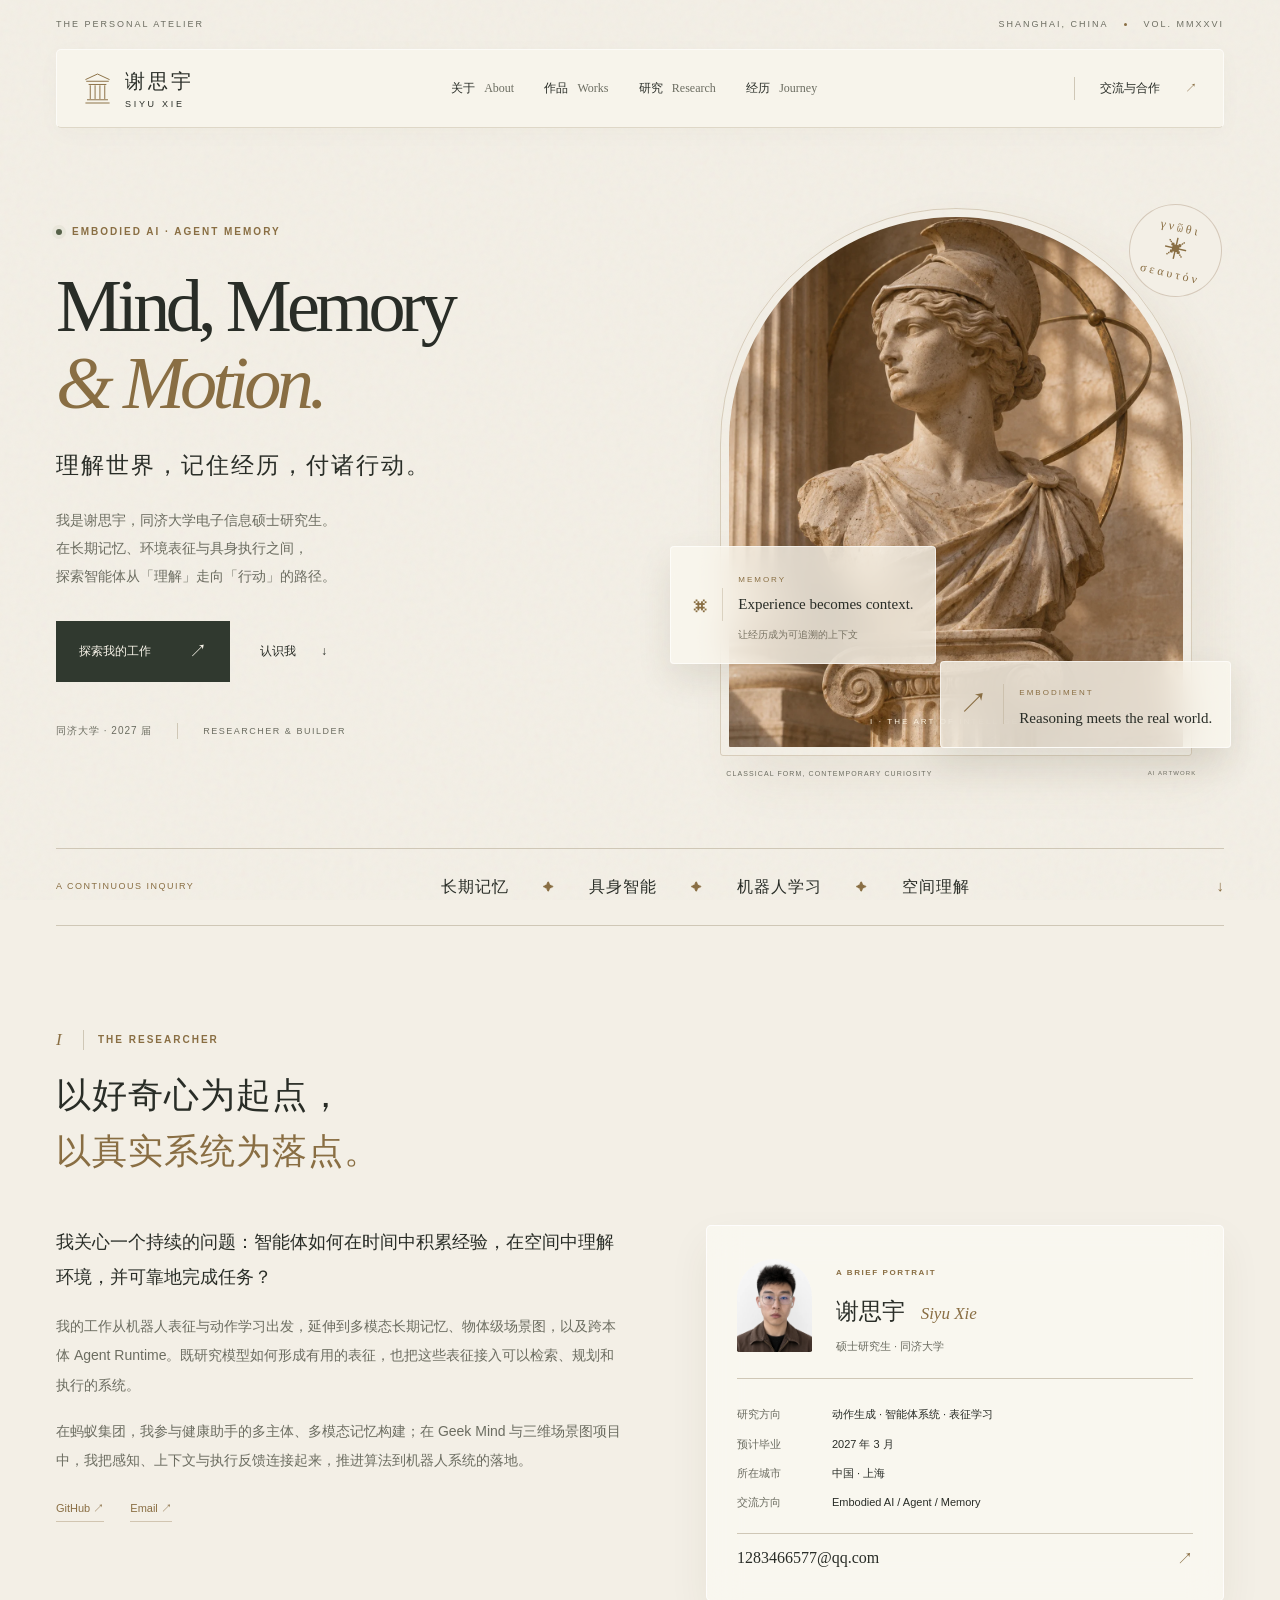
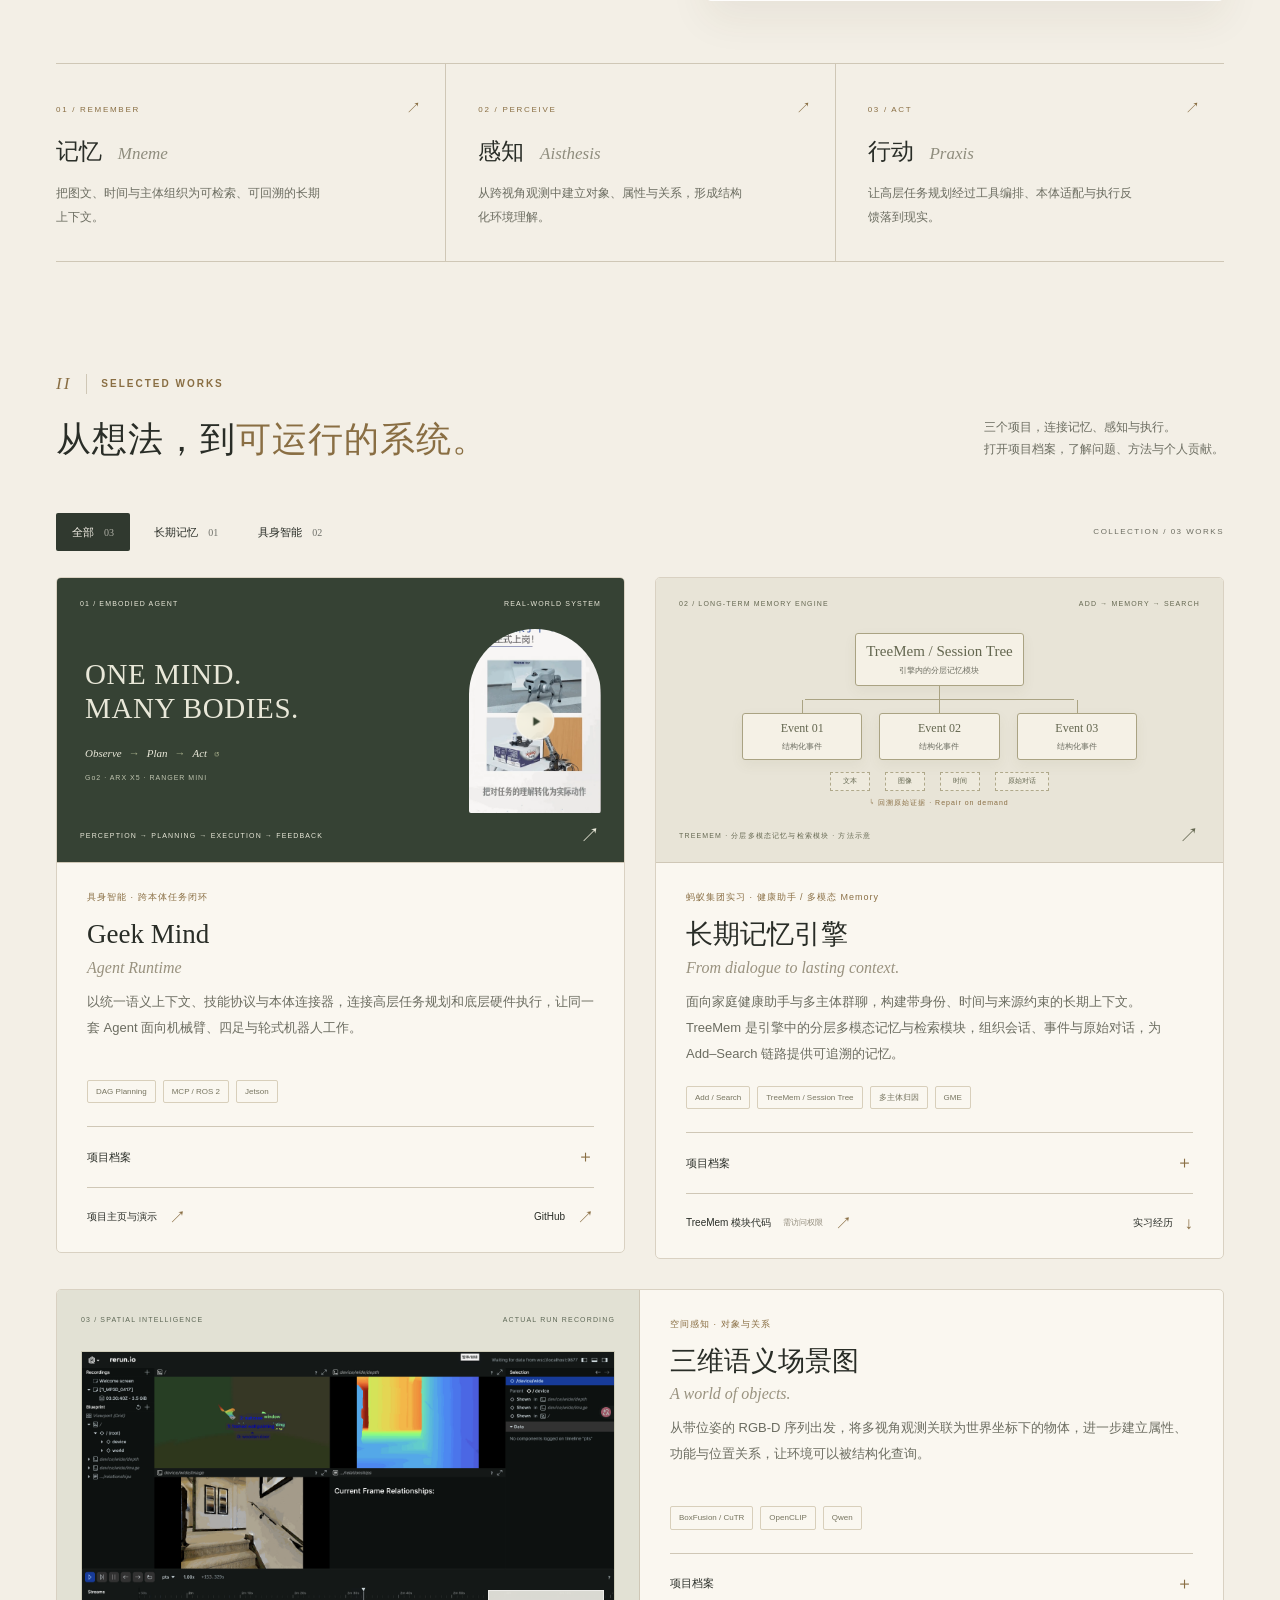
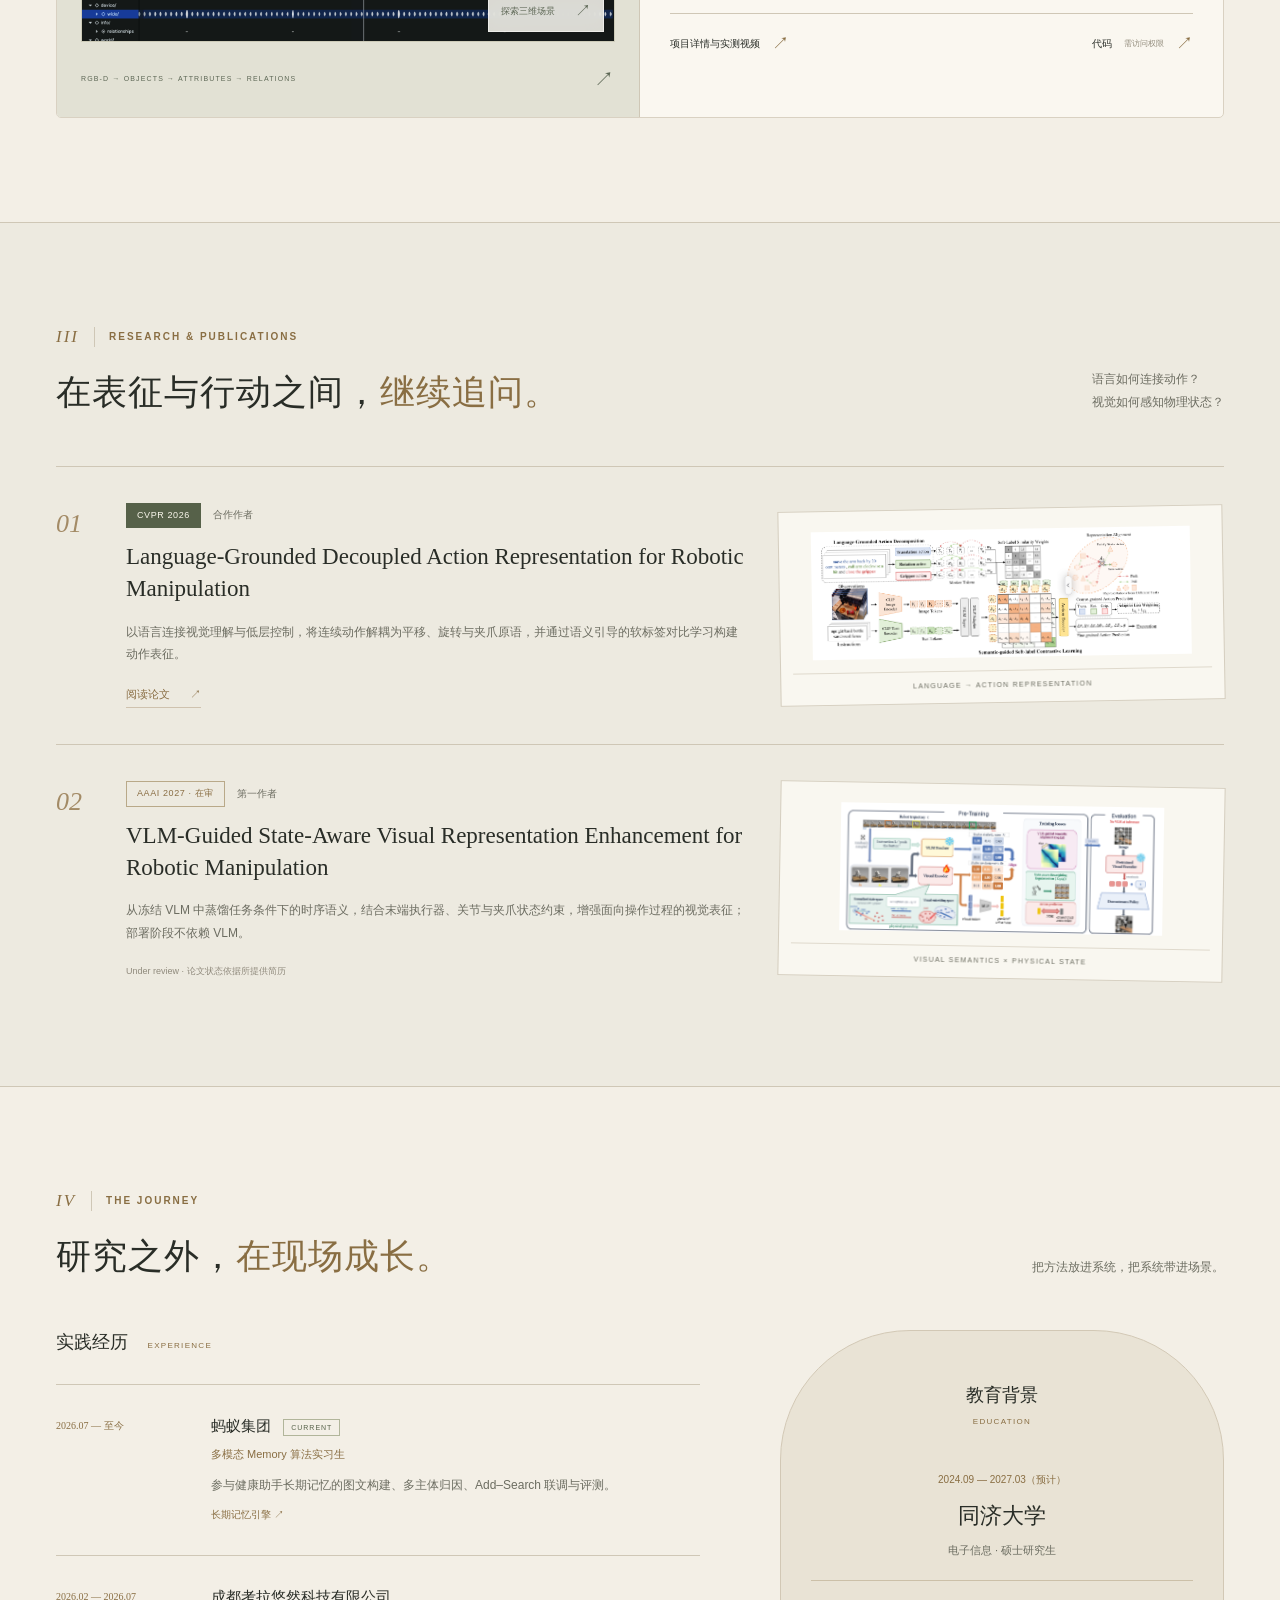
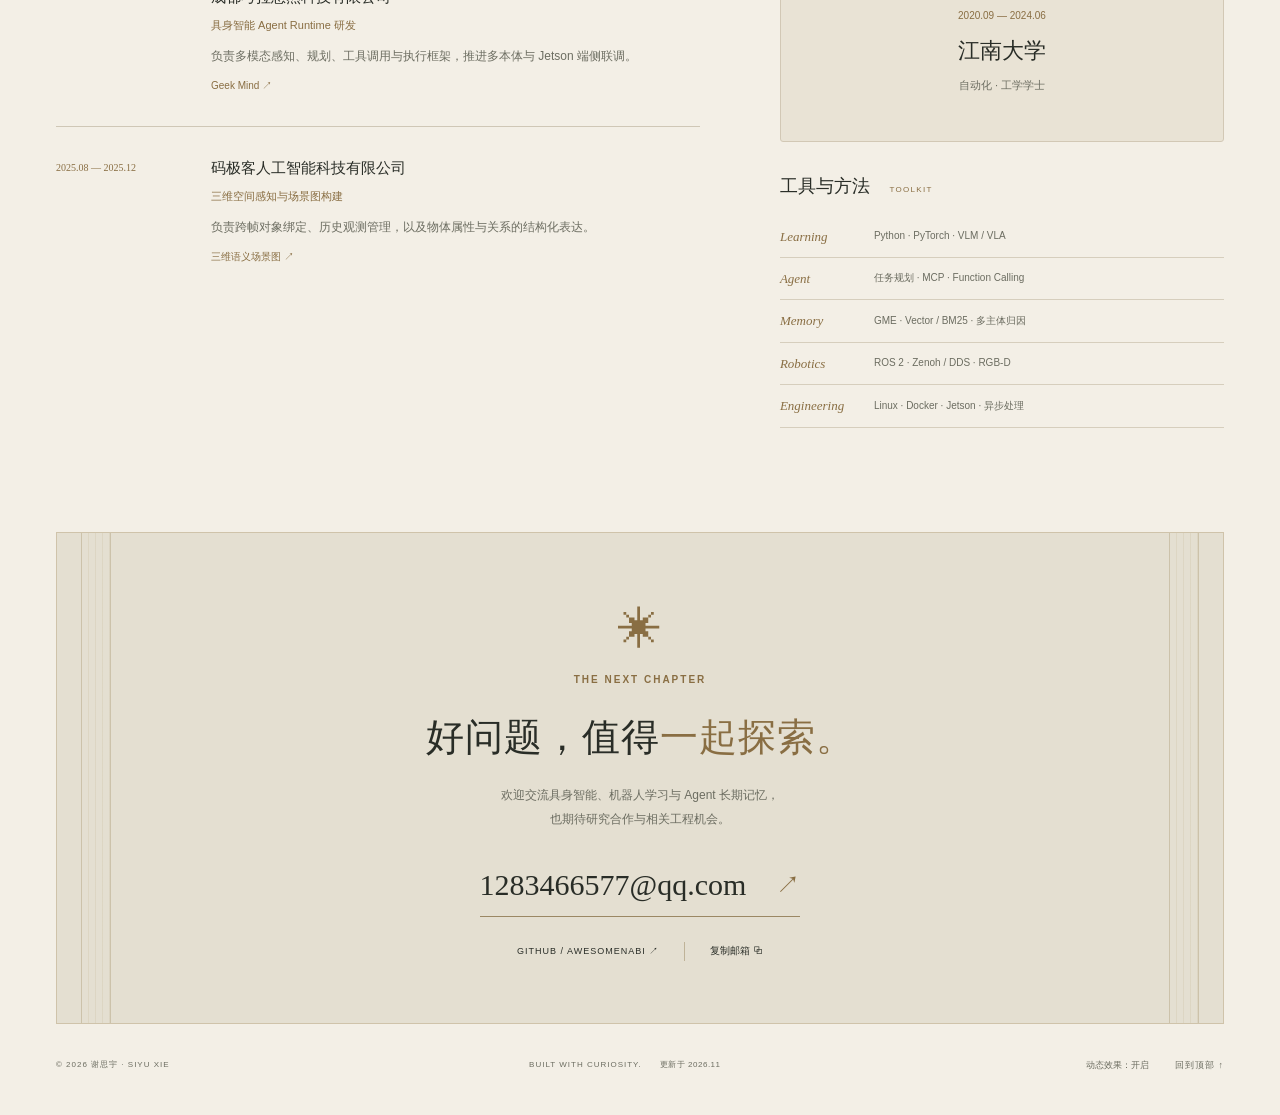
<file: index.html>
<!doctype html>
<html lang="zh-CN">
<head>
  <meta charset="UTF-8" />
  <meta name="viewport" content="width=device-width, initial-scale=1" />
  <meta name="description" content="谢思宇，同济大学硕士研究生。探索具身智能、多模态长期记忆与机器人学习：长期记忆引擎（含 TreeMem）、Geek Mind 与三维语义场景图。" />
  <meta name="theme-color" content="#f3efe6" />
  <meta property="og:title" content="谢思宇 Siyu Xie — Mind, Memory & Motion" />
  <meta property="og:description" content="让智能体理解世界、记住经历，并付诸行动。具身智能 · 多模态长期记忆 · 机器人学习。" />
  <meta property="og:type" content="website" />
  <meta property="og:url" content="https://awesomenabi.github.io/" />
  <meta property="og:locale" content="zh_CN" />
  <meta property="og:image" content="https://awesomenabi.github.io/assets/athena-marble.webp" />
  <meta name="twitter:card" content="summary_large_image" />
  <title>谢思宇 Siyu Xie — Mind, Memory & Motion</title>
  <link rel="canonical" href="https://awesomenabi.github.io/" />
  <link rel="icon" href="assets/folio-mark.svg" type="image/svg+xml" />
  <link rel="preload" href="assets/athena-marble.webp" as="image" type="image/webp" />
  <link rel="stylesheet" href="athena.css?v=20261110-memory" />
  <script src="athena.js?v=20261110-memory" defer></script>
</head>
<body>
  <a class="skip-link" href="#main">跳到主要内容</a>
  <div class="reading-progress" aria-hidden="true"></div>
  <div class="folio-top shell"><span>THE PERSONAL ATELIER</span><span>SHANGHAI, CHINA <i></i> VOL. MMXXVI</span></div>
  <header class="site-header shell" data-header>
    <a class="brand" href="#top" aria-label="谢思宇，返回首页"><svg viewBox="0 0 36 40" aria-hidden="true"><path d="M4 11h28M7 15h22M9 16v17m6-17v17m6-17v17m6-17v17M5 34h26M3 38h30M3 9l15-7 15 7" /></svg><span>谢思宇<small>SIYU XIE</small></span></a>
    <button class="menu-toggle" type="button" aria-expanded="false" aria-controls="site-nav" hidden>菜单 <span aria-hidden="true">☰</span></button>
    <nav class="site-nav" id="site-nav" aria-label="主要导航"><a href="#about">关于 <span>About</span></a><a href="#projects">作品 <span>Works</span></a><a href="#research">研究 <span>Research</span></a><a href="#intern">经历 <span>Journey</span></a></nav>
    <a class="nav-contact" href="#contact">交流与合作 <span aria-hidden="true">↗</span></a>
  </header>
  <main id="main">
    <section class="hero shell" id="top" aria-labelledby="hero-title">
      <div class="hero-copy"><p class="eyebrow"><span class="status-dot"></span> EMBODIED AI · AGENT MEMORY</p><h1 id="hero-title">Mind, Memory<br /><em>&amp; Motion.</em></h1><p class="hero-manifesto">理解世界，记住经历，付诸行动。</p><p class="hero-description">我是谢思宇，同济大学电子信息硕士研究生。<br />在长期记忆、环境表征与具身执行之间，<br class="desktop-break" />探索智能体从「理解」走向「行动」的路径。</p><div class="hero-actions"><a class="button button-dark" href="#projects">探索我的工作 <span aria-hidden="true">↗</span></a><a class="quiet-link" href="#about">认识我 <span aria-hidden="true">↓</span></a></div><div class="hero-caption"><span>同济大学 · 2027 届</span><span>RESEARCHER &amp; BUILDER</span></div></div>
      <div class="hero-art"><div class="art-arch"><img src="assets/athena-marble.webp" alt="古希腊雅典娜石雕、柱廊与黄铜环的艺术构图" width="1122" height="1402" fetchpriority="high" /><span class="art-plate">I · THE ART OF INTELLIGENCE</span></div><div class="orbit-stamp" aria-hidden="true"><span>γνῶθι</span><i>✳</i><span>σεαυτόν</span></div><div class="glass-note note-memory"><span class="note-symbol" aria-hidden="true">⌘</span><div><small>MEMORY</small><p>Experience becomes context.</p><span>让经历成为可追溯的上下文</span></div></div><div class="glass-note note-action"><span class="note-symbol" aria-hidden="true">↗</span><div><small>EMBODIMENT</small><p>Reasoning meets the real world.</p></div></div><p class="art-credit">CLASSICAL FORM, CONTEMPORARY CURIOSITY <span>AI ARTWORK</span></p></div>
    </section>
    <div class="focus-strip shell" aria-label="研究关键词"><span>A CONTINUOUS INQUIRY</span><p>长期记忆 <i>✦</i> 具身智能 <i>✦</i> 机器人学习 <i>✦</i> 空间理解</p><a href="#about" aria-label="继续了解">↓</a></div>
    <section class="about-section section shell" id="about" aria-labelledby="about-title">
      <div class="section-heading"><p class="eyebrow"><span class="chapter">I</span> THE RESEARCHER</p><h2 id="about-title">以好奇心为起点，<br /><em>以真实系统为落点。</em></h2></div>
      <div class="about-grid"><div class="about-narrative"><p class="lead">我关心一个持续的问题：<strong>智能体如何在时间中积累经验，在空间中理解环境，并可靠地完成任务？</strong></p><p>我的工作从机器人表征与动作学习出发，延伸到多模态长期记忆、物体级场景图，以及跨本体 Agent Runtime。既研究模型如何形成有用的表征，也把这些表征接入可以检索、规划和执行的系统。</p><p>在蚂蚁集团，我参与健康助手的多主体、多模态记忆构建；在 Geek Mind 与三维场景图项目中，我把感知、上下文与执行反馈连接起来，推进算法到机器人系统的落地。</p><div class="about-links"><a class="text-link" href="https://github.com/awesomeNabi" target="_blank" rel="noreferrer">GitHub ↗</a><a class="text-link" href="mailto:1283466577@qq.com">Email ↗</a></div></div><aside class="profile-card glass" aria-label="个人档案"><div class="profile-top"><img src="assets/siyu-xie.webp" alt="谢思宇的个人照片" width="720" height="900" loading="lazy" /><div><span class="eyebrow">A BRIEF PORTRAIT</span><h3>谢思宇 <i>Siyu Xie</i></h3><p>硕士研究生 · 同济大学</p></div></div><dl><div><dt>研究方向</dt><dd>动作生成 · 智能体系统 · 表征学习</dd></div><div><dt>预计毕业</dt><dd>2027 年 3 月</dd></div><div><dt>所在城市</dt><dd>中国 · 上海</dd></div><div><dt>交流方向</dt><dd>Embodied AI / Agent / Memory</dd></div></dl><a class="profile-mail" href="mailto:1283466577@qq.com">1283466577@qq.com <span>↗</span></a></aside></div>
      <div class="inquiry-grid"><a href="#memx"><span class="inquiry-number">01 / REMEMBER</span><h3>记忆 <i>Mneme</i></h3><p>把图文、时间与主体组织为可检索、可回溯的长期上下文。</p><b aria-hidden="true">↗</b></a><a href="#scene-graph"><span class="inquiry-number">02 / PERCEIVE</span><h3>感知 <i>Aisthesis</i></h3><p>从跨视角观测中建立对象、属性与关系，形成结构化环境理解。</p><b aria-hidden="true">↗</b></a><a href="#geek-mind"><span class="inquiry-number">03 / ACT</span><h3>行动 <i>Praxis</i></h3><p>让高层任务规划经过工具编排、本体适配与执行反馈落到现实。</p><b aria-hidden="true">↗</b></a></div>
    </section>
    <section class="works-section section shell" id="projects" aria-labelledby="works-title">
      <div class="section-heading heading-row"><div><p class="eyebrow"><span class="chapter">II</span> SELECTED WORKS</p><h2 id="works-title">从想法，到<em>可运行的系统。</em></h2></div><p class="heading-aside">三个项目，连接记忆、感知与执行。<br />打开项目档案，了解问题、方法与个人贡献。</p></div>
      <div class="collection-toolbar"><div class="project-filters" role="group" aria-label="按研究方向筛选项目" hidden><button type="button" class="is-active" data-filter="all" aria-pressed="true">全部 <span>03</span></button><button type="button" data-filter="memory" aria-pressed="false">长期记忆 <span>01</span></button><button type="button" data-filter="embodied" aria-pressed="false">具身智能 <span>02</span></button></div><p class="collection-count" role="status" aria-live="polite">COLLECTION / 03 WORKS</p></div>
      <div class="project-grid">
        <article class="project-card" data-category="embodied" id="geek-mind"><div class="project-visual geek-visual"><div class="visual-label"><span>01 / EMBODIED AGENT</span><span>REAL-WORLD SYSTEM</span></div><div class="geek-stage"><div class="geek-stage-copy"><span>ONE MIND.<br />MANY BODIES.</span><div class="runtime-loop"><span>Observe</span><i>→</i><span>Plan</span><i>→</i><span>Act</span><i>↺</i></div><p>Go2 · ARX X5 · RANGER MINI</p></div><a class="robot-film" href="assets/geek-mind-demo.mp4" data-video="assets/geek-mind-demo.mp4" data-video-title="Geek Mind · 真机运行演示" aria-label="播放 Geek Mind 真机演示"><img src="assets/embodied-agent-poster.webp" width="640" height="960" alt="Geek Mind 真机演示视频封面" loading="lazy" /><span class="play-control" aria-hidden="true">▶</span></a></div><div class="visual-bottom"><span>PERCEPTION → PLANNING → EXECUTION → FEEDBACK</span><span>↗</span></div></div><div class="project-body"><p class="project-kicker">具身智能 · 跨本体任务闭环</p><h3>Geek Mind <em>Agent Runtime</em></h3><p>以统一语义上下文、技能协议与本体连接器，连接高层任务规划和底层硬件执行，让同一套 Agent 面向机械臂、四足与轮式机器人工作。</p><ul class="tags"><li>DAG Planning</li><li>MCP / ROS 2</li><li>Jetson</li></ul><details class="project-details"><summary>项目档案 <span aria-hidden="true">＋</span></summary><div class="details-content"><h4>我负责什么</h4><p>负责多模态感知、任务规划、工具调用和执行框架，以统一 Schema 定义技能参数与结果，由本体连接器映射导航、抓取、拍照与姿态控制接口。</p><h4>关键设计</h4><ol><li><b>任务图：</b>Planner 根据技能与状态生成 DAG，TaskRuntime 按依赖调度。</li><li><b>验证与恢复：</b>结合位姿、策略状态和回执验证完成；失败时回传最新观测与剩余预算，保留已验证节点并重规划剩余任务。</li><li><b>端侧联调：</b>输入时效检查、硬件预检和动作门控，配合 Docker Compose 在 Jetson 部署。</li></ol><div class="project-result"><strong>24.36<small>%</small></strong><p>Optimus / Minecraft<br /><span>Iron、Gold、Diamond、Redstone、Armor 五组成功率的未加权平均；项目报告结果，未对齐论文完整协议。</span></p></div><h4>从真机到仿真</h4><p>在 Go2 / Go2-W、RANGER MINI 和 ARX X5 上完成导览、巡检联调；后续接入 Microduck 的 MuJoCo / ROS 2 仿真，探索导航、拍照、姿态控制与失败恢复。仿真结果不等同于 Microduck 真机验证。</p><p class="minor-note">StarDojo Lite-100 的 farming 类成功率从 4.8% 提升至 23.8%；该分类指标与 Minecraft 指标独立。</p><a class="text-link" href="https://awesomenabi.github.io/Geek-Mind/#microduck" target="_blank" rel="noreferrer">Microduck 仿真与运行记录 ↗</a></div></details><div class="project-links"><a href="https://awesomenabi.github.io/Geek-Mind/" target="_blank" rel="noreferrer">项目主页与演示 <span>↗</span></a><a href="https://github.com/awesomeNabi/Geek-Mind" target="_blank" rel="noreferrer">GitHub <span>↗</span></a></div></div></article>
        <article class="project-card" data-category="memory" id="memx">
          <span id="treemem" aria-hidden="true"></span>
          <div class="project-visual tree-visual">
            <div class="visual-label"><span>02 / LONG-TERM MEMORY ENGINE</span><span>ADD → MEMORY → SEARCH</span></div>
            <div class="memory-tree" aria-label="长期记忆引擎中的 TreeMem 模块：会话主题到事件，再回溯原始对话">
              <div class="tree-node tree-root">TreeMem / Session Tree <span>引擎内的分层记忆模块</span></div>
              <div class="tree-branches"><div class="tree-node">Event 01<span>结构化事件</span></div><div class="tree-node">Event 02<span>结构化事件</span></div><div class="tree-node">Event 03<span>结构化事件</span></div></div>
              <div class="tree-evidence"><span>文本</span><span>图像</span><span>时间</span><span>原始对话</span></div>
              <div class="evidence-return">↳ 回溯原始证据 · Repair on demand</div>
            </div>
            <div class="visual-bottom"><span>TREEMEM · 分层多模态记忆与检索模块 · 方法示意</span><span>↗</span></div>
          </div>
          <div class="project-body">
            <p class="project-kicker">蚂蚁集团实习 · 健康助手 / 多模态 Memory</p>
            <h3>长期记忆引擎 <em>From dialogue to lasting context.</em></h3>
            <p>面向家庭健康助手与多主体群聊，构建带身份、时间与来源约束的长期上下文。TreeMem 是引擎中的分层多模态记忆与检索模块，组织会话、事件与原始对话，为 Add–Search 链路提供可追溯的记忆。</p>
            <ul class="tags"><li>Add / Search</li><li>TreeMem / Session Tree</li><li>多主体归因</li><li>GME</li></ul>
            <details class="project-details">
              <summary>项目档案 <span aria-hidden="true">＋</span></summary>
              <div class="details-content">
                <h4>系统与模块</h4>
                <p>长期记忆引擎承接跨会话、多主体的图文消息，支撑个性化问答和历史信息追溯。TreeMem 是其中的记忆组织与检索模块：以 Session Tree 保留结构化事件和无损原始轮次，在检索效率与信息完整性之间建立联系。</p>
                <h4>TreeMem · 分层多模态记忆与检索</h4>
                <ol><li><b>两层检索：</b>按主题选取会话，再在会话内检索事件。</li><li><b>证据修复：</b>事件无法支撑回答时，展开关联的原始轮次，恢复摘要中遗漏的信息。</li><li><b>统一图文空间：</b>GME 联合编码图像、Caption 与对话上下文，支持跨会话视觉检索。</li><li><b>语境属性：</b>利用图片前后各 3 轮对话提取 ATTRS，补充 Caption 中遗漏的对象身份、类别与专有名称；通过 Image ID 连接图片、属性与来源对话。</li></ol>
                <h4>个人工作与工程落地</h4>
                <ol><li><b>多模态记忆：</b>参与图文记忆构建，让视觉记录与结构化事件保持关联。</li><li><b>多主体归因：</b>结合会话隔离、主体注册、别名与称谓归一，将消息来源与事实归属分别建模，在写入、查询侧施加身份约束。</li><li><b>Add–Search 联调：</b>参与带身份、时间条件的检索评测，以及家庭健康群、医疗群聊和 IoT 数据接入场景联调。</li></ol>
                <h4>评测与复现</h4>
                <div class="metric-pair"><div><strong>87.73<small>%</small></strong><span>LoCoMo · 文本</span></div><div><strong>92.20<small>%</small></strong><span>Mem-Gallery · 多模态</span></div></div>
                <p class="minor-note">简历报告的长期记忆系统评测结果，采用 LLM-as-a-Judge 评分。LoCoMo 与 Mem-Gallery 分别评测文本和多模态记忆能力。</p>
                <p>TreeMem 代码提供 Mem-Gallery 数据适配、记忆构建、问答、评测与错误分析入口，以及 20 个 benchmark 角色的预构建会话树；图像向量需按运行说明重新生成。</p>
              </div>
            </details>
            <div class="project-links"><a href="https://github.com/awesomeNabi/mem_cg" target="_blank" rel="noreferrer">TreeMem 模块代码 <small>需访问权限</small><span>↗</span></a><a href="#intern">实习经历 <span>↓</span></a></div>
          </div>
        </article>
        <article class="project-card" data-category="embodied" id="scene-graph"><div class="project-visual scene-visual"><div class="visual-label"><span>03 / SPATIAL INTELLIGENCE</span><span>ACTUAL RUN RECORDING</span></div><a class="scene-preview" href="projects/scene-graph.html"><img src="assets/scene-graph-rerun-poster.jpg" width="2940" height="1596" alt="Rerun 实际运行画面：三维物体框、RGB、深度和功能关系" loading="lazy" /><span>探索三维场景 <b aria-hidden="true">↗</b></span></a><div class="visual-bottom"><span>RGB-D → OBJECTS → ATTRIBUTES → RELATIONS</span><span>↗</span></div></div><div class="project-body"><p class="project-kicker">空间感知 · 对象与关系</p><h3>三维语义场景图 <em>A world of objects.</em></h3><p>从带位姿的 RGB-D 序列出发，将多视角观测关联为世界坐标下的物体，进一步建立属性、功能与位置关系，让环境可以被结构化查询。</p><ul class="tags"><li>BoxFusion / CuTR</li><li>OpenCLIP</li><li>Qwen</li></ul><details class="project-details"><summary>项目档案 <span aria-hidden="true">＋</span></summary><div class="details-content"><h4>个人贡献</h4><p>负责跨帧对象绑定与富语义对象构建：结合世界坐标三维框的 3D IoU、小物体二维重投影匹配，关联实例、历史观测与语义属性。</p><h4>几何到语义</h4><p>基于 BoxFusion、CuTR 与 OpenCLIP 等上游工作组织感知流程，通过 Qwen 生成颜色、材质、部件、状态及功能描述，输出对象属性和关系三元组。</p><h4>当前边界</h4><p>在线路径显示和更新三维框，完整属性及关系图离线生成。实例编号可能切换；历史输出包含误检与关系错误。该项目尚未接入由场景图驱动的导航、抓取闭环。</p><a class="text-link" href="projects/scene-graph.html#pipeline">系统链路与历史输出 ↗</a></div></details><div class="project-links"><a href="projects/scene-graph.html">项目详情与实测视频 <span>↗</span></a><a href="https://github.com/awesomeNabi/scence-graph" target="_blank" rel="noreferrer">代码 <small>需访问权限</small><span>↗</span></a></div></div></article>
      </div>
    </section>
    <section class="research-section section" id="research" aria-labelledby="research-title"><div class="shell"><div class="section-heading heading-row"><div><p class="eyebrow"><span class="chapter">III</span> RESEARCH &amp; PUBLICATIONS</p><h2 id="research-title">在表征与行动之间，<em>继续追问。</em></h2></div><p class="heading-aside">语言如何连接动作？<br />视觉如何感知物理状态？</p></div><article class="paper"><div class="paper-number">01</div><div class="paper-copy"><div class="paper-meta"><span class="badge">CVPR 2026</span><span>合作作者</span></div><h3>Language-Grounded Decoupled Action Representation for Robotic Manipulation</h3><p>以语言连接视觉理解与低层控制，将连续动作解耦为平移、旋转与夹爪原语，并通过语义引导的软标签对比学习构建动作表征。</p><a class="text-link" href="https://openaccess.thecvf.com/content/CVPR2026/papers/Weng_Language-Grounded_Decoupled_Action_Representation_for_Robotic_Manipulation_CVPR_2026_paper.pdf" target="_blank" rel="noreferrer">阅读论文 <span>↗</span></a></div><figure class="paper-figure"><img src="assets/language-grounded-action.png" alt="语言引导的解耦动作表征方法图" width="1500" height="506" loading="lazy" /><figcaption>LANGUAGE → ACTION REPRESENTATION</figcaption></figure></article><article class="paper"><div class="paper-number">02</div><div class="paper-copy"><div class="paper-meta"><span class="badge badge-outline">AAAI 2027 · 在审</span><span>第一作者</span></div><h3>VLM-Guided State-Aware Visual Representation Enhancement for Robotic Manipulation</h3><p>从冻结 VLM 中蒸馏任务条件下的时序语义，结合末端执行器、关节与夹爪状态约束，增强面向操作过程的视觉表征；部署阶段不依赖 VLM。</p><span class="paper-status">Under review · 论文状态依据所提供简历</span></div><figure class="paper-figure"><img src="assets/state-aware-pretraining.png" alt="VLM 引导的状态感知视觉表征增强方法图" width="1362" height="540" loading="lazy" /><figcaption>VISUAL SEMANTICS × PHYSICAL STATE</figcaption></figure></article></div></section>
    <section class="journey-section section shell" id="intern" aria-labelledby="journey-title"><div class="section-heading heading-row"><div><p class="eyebrow"><span class="chapter">IV</span> THE JOURNEY</p><h2 id="journey-title">研究之外，<em>在现场成长。</em></h2></div><p class="heading-aside">把方法放进系统，把系统带进场景。</p></div><div class="journey-grid"><div class="experience-list"><h3 class="subheading">实践经历 <span>EXPERIENCE</span></h3><article class="experience"><time>2026.07 — 至今</time><div><h4>蚂蚁集团 <span class="current-label">CURRENT</span></h4><p class="experience-role">多模态 Memory 算法实习生</p><p>参与健康助手长期记忆的图文构建、多主体归因、Add–Search 联调与评测。</p><a href="#memx">长期记忆引擎 ↗</a></div></article><article class="experience"><time>2026.02 — 2026.07</time><div><h4>成都考拉悠然科技有限公司</h4><p class="experience-role">具身智能 Agent Runtime 研发</p><p>负责多模态感知、规划、工具调用与执行框架，推进多本体与 Jetson 端侧联调。</p><a href="#geek-mind">Geek Mind ↗</a></div></article><article class="experience"><time>2025.08 — 2025.12</time><div><h4>码极客人工智能科技有限公司</h4><p class="experience-role">三维空间感知与场景图构建</p><p>负责跨帧对象绑定、历史观测管理，以及物体属性与关系的结构化表达。</p><a href="#scene-graph">三维语义场景图 ↗</a></div></article></div><aside class="journey-aside"><div class="education-card"><h3 class="subheading">教育背景 <span>EDUCATION</span></h3><div><time>2024.09 — 2027.03（预计）</time><h4>同济大学</h4><p>电子信息 · 硕士研究生</p></div><div><time>2020.09 — 2024.06</time><h4>江南大学</h4><p>自动化 · 工学学士</p></div></div><div class="toolkit"><h3 class="subheading">工具与方法 <span>TOOLKIT</span></h3><dl><div><dt>Learning</dt><dd>Python · PyTorch · VLM / VLA</dd></div><div><dt>Agent</dt><dd>任务规划 · MCP · Function Calling</dd></div><div><dt>Memory</dt><dd>GME · Vector / BM25 · 多主体归因</dd></div><div><dt>Robotics</dt><dd>ROS 2 · Zenoh / DDS · RGB-D</dd></div><div><dt>Engineering</dt><dd>Linux · Docker · Jetson · 异步处理</dd></div></dl></div></aside></div></section>
    <section class="contact-section shell" id="contact" aria-labelledby="contact-title"><div class="contact-ornament" aria-hidden="true">✳</div><p class="eyebrow">THE NEXT CHAPTER</p><h2 id="contact-title">好问题，值得<em>一起探索。</em></h2><p>欢迎交流具身智能、机器人学习与 Agent 长期记忆，<br />也期待研究合作与相关工程机会。</p><a class="contact-email" href="mailto:1283466577@qq.com">1283466577@qq.com <span aria-hidden="true">↗</span></a><div class="contact-bottom"><a href="https://github.com/awesomeNabi" target="_blank" rel="noreferrer">GITHUB / AWESOMENABI ↗</a><button type="button" data-copy-email hidden>复制邮箱 <span aria-hidden="true">⧉</span></button><span class="copy-status" role="status" aria-live="polite"></span></div></section>
  </main>
  <footer class="site-footer shell"><p>© 2026 谢思宇 · SIYU XIE</p><p>BUILT WITH CURIOSITY. <span>更新于 2026.11</span></p><div><button type="button" data-motion-toggle aria-pressed="false" hidden>动态效果：开启</button><a href="#top">回到顶部 ↑</a></div></footer>
  <dialog class="video-dialog" aria-labelledby="video-title"><div class="dialog-top"><h2 id="video-title">项目演示</h2><button type="button" data-close-dialog aria-label="关闭视频">关闭 ×</button></div><video controls playsinline preload="none"></video><p>真实运行录制 · 可暂停、拖动及全屏查看</p></dialog>
</body>
</html>
</file>
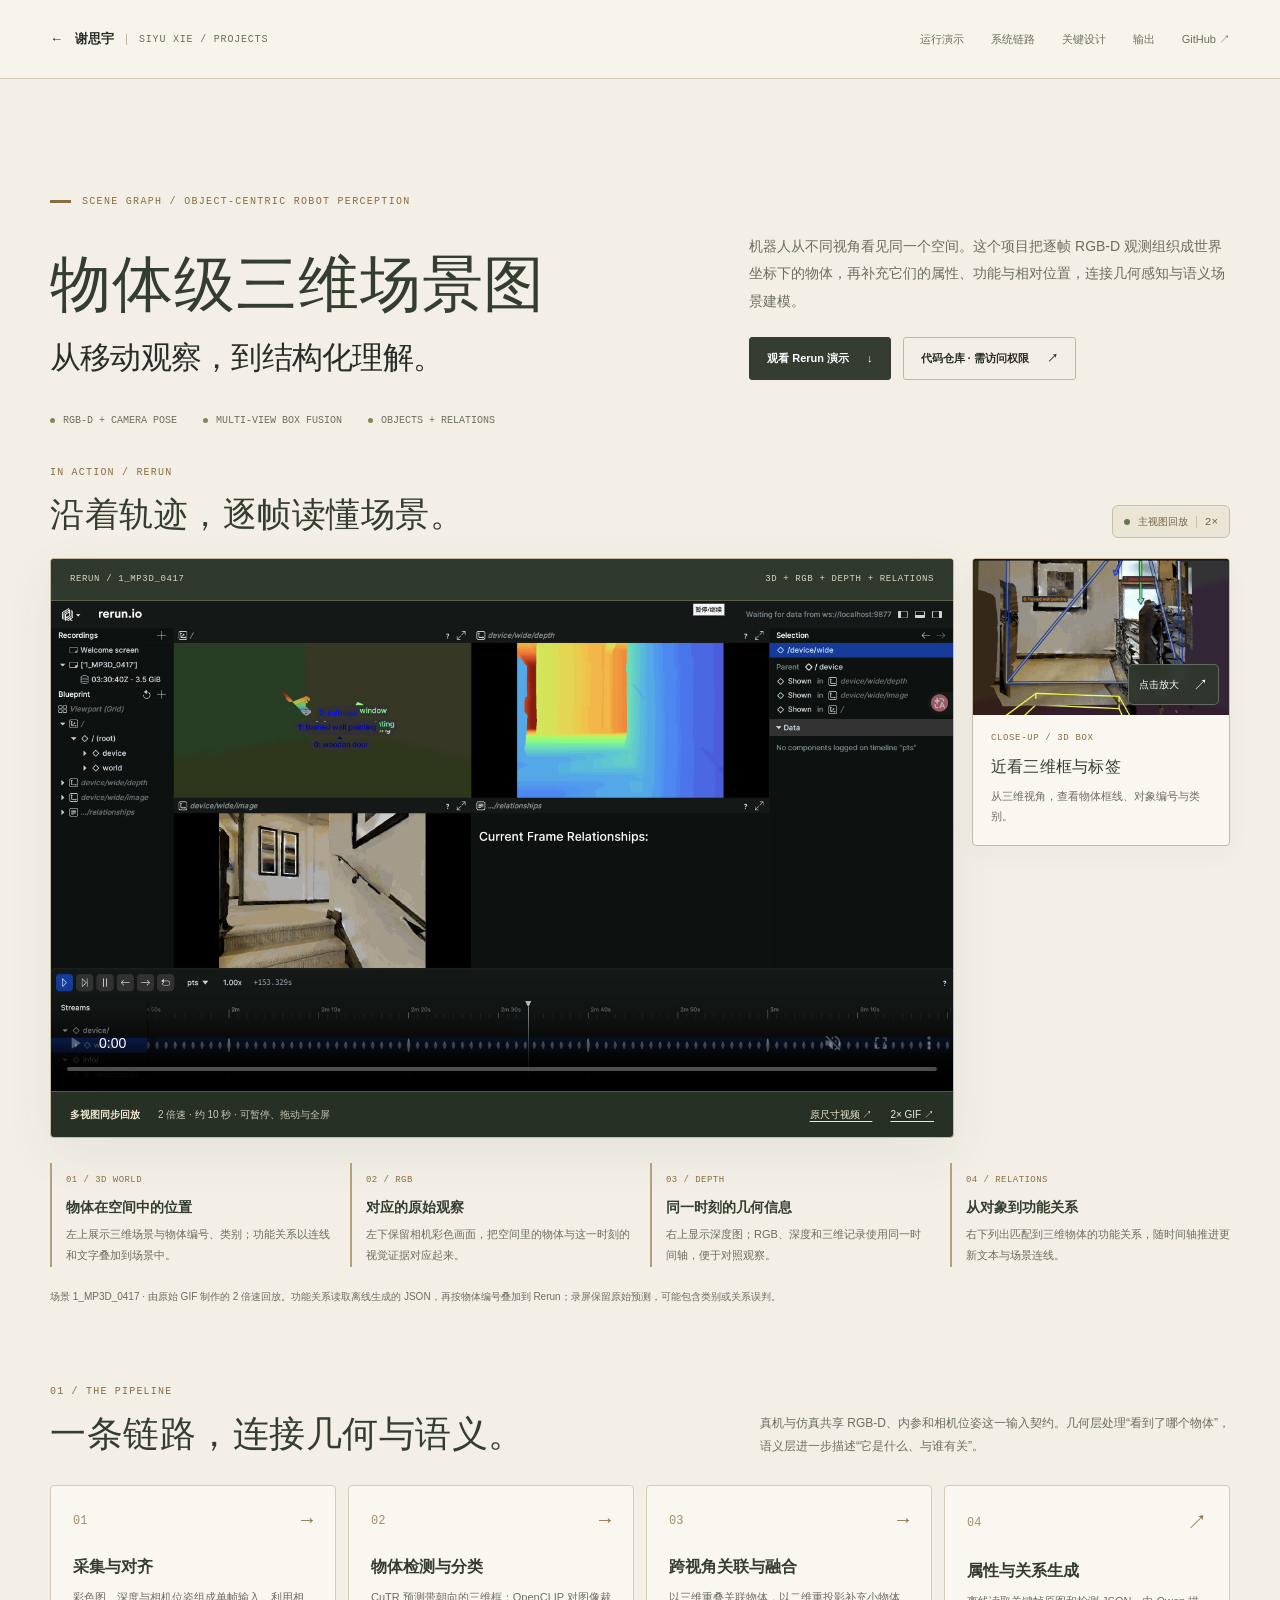
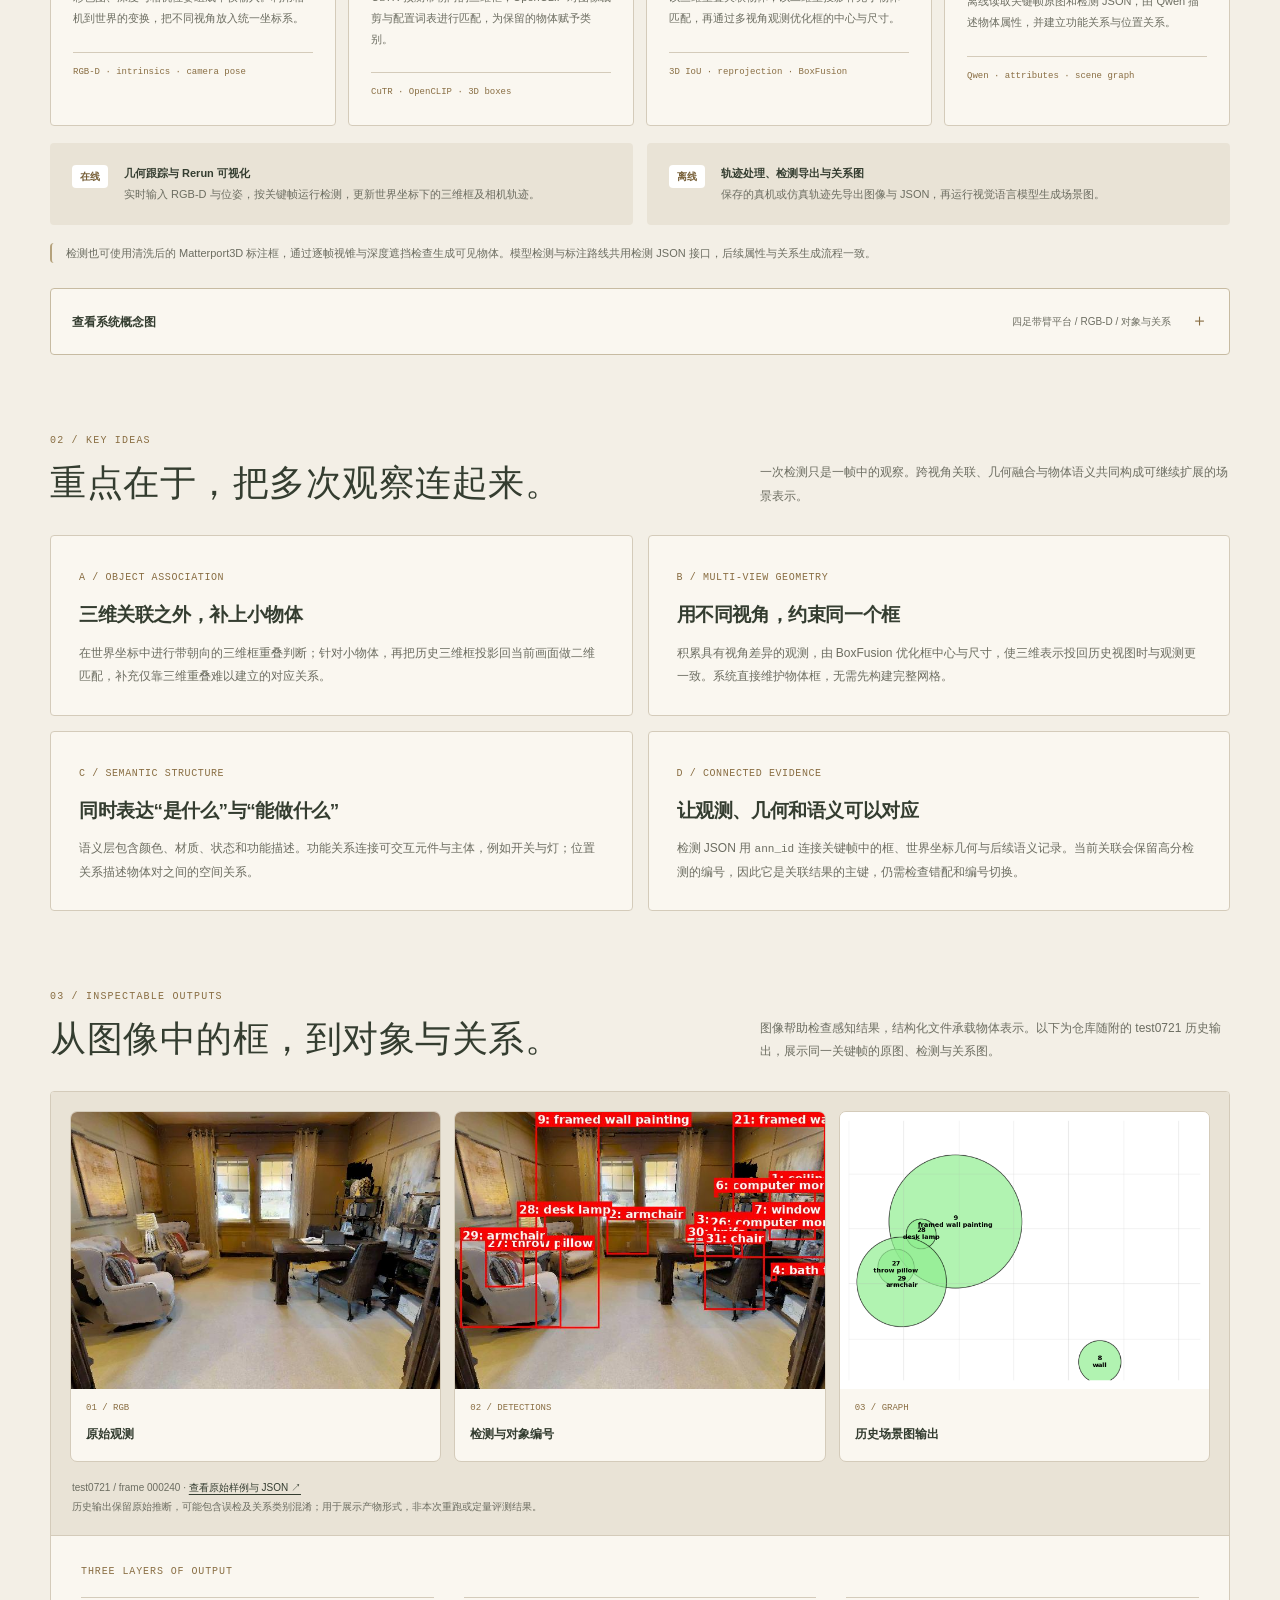
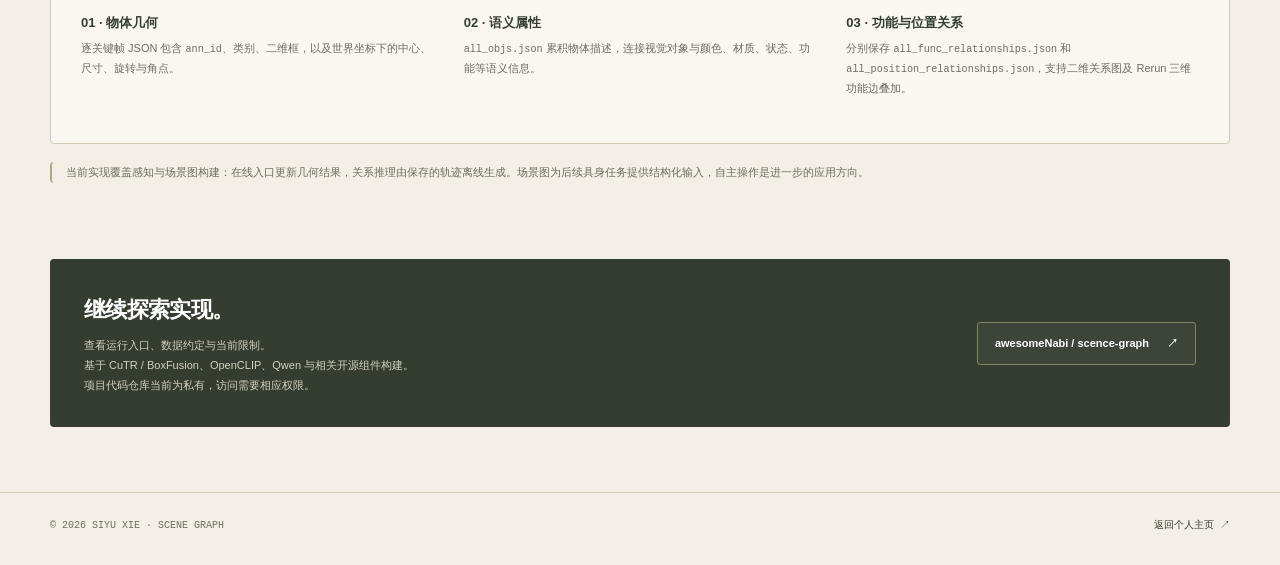
<file: projects/scene-graph.html>
<!doctype html>
<html lang="zh-CN">
  <head>
    <meta charset="UTF-8" />
    <meta name="viewport" content="width=device-width, initial-scale=1.0" />
    <meta name="description" content="物体级三维场景图：从 RGB-D 与相机位姿，到物体关联、三维框融合和语义关系。通过 Rerun 实际运行录屏，同步查看三维场景、RGB、深度与功能关系。" />
    <meta name="theme-color" content="#f3efe6" />
    <meta property="og:title" content="物体级三维场景图 — 谢思宇 Siyu Xie" />
    <meta property="og:description" content="从移动观察到对象、属性与关系。观看 Rerun 实际运行录屏，同步查看三维场景、RGB、深度与功能关系。" />
    <meta property="og:type" content="website" />
    <meta property="og:url" content="https://awesomenabi.github.io/projects/scene-graph.html" />
    <meta property="og:image" content="https://awesomenabi.github.io/assets/scene-graph-rerun-poster.jpg" />
    <meta property="og:locale" content="zh_CN" />
    <meta name="twitter:card" content="summary_large_image" />
    <title>物体级三维场景图 — 谢思宇 Siyu Xie</title>
    <link rel="canonical" href="https://awesomenabi.github.io/projects/scene-graph.html" />
    <link rel="icon" href="../assets/folio-mark.svg" type="image/svg+xml" />
    <link rel="stylesheet" href="../styles.css?v=20260905-start-dock2" />
    <link rel="preload" as="image" href="../assets/scene-graph-rerun-poster.jpg" />
    <link rel="stylesheet" href="../scene-graph.css?v=20261015-box-detail" />
    <link rel="stylesheet" href="../project-theme.css?v=20261110" />
    <script src="../scene-graph-demo.js?v=20261015-box-detail" defer></script>
  </head>
  <body class="scene-page">
    <a class="skip-link" href="#main">跳到主要内容</a>
    <header class="scene-header">
      <div class="scene-shell scene-header__inner">
        <a class="scene-home" href="../index.html#projects"><span aria-hidden="true">←</span> 谢思宇 <small>SIYU XIE / PROJECTS</small></a>
        <nav class="scene-nav" aria-label="项目导航"><a href="#demo">运行演示</a><a href="#pipeline">系统链路</a><a href="#design">关键设计</a><a href="#outputs">输出</a><a href="https://github.com/awesomeNabi/scence-graph" target="_blank" rel="noreferrer">GitHub ↗</a></nav>
      </div>
    </header>

    <main class="scene-shell" id="main">
      <section class="scene-intro" aria-labelledby="scene-title">
        <p class="scene-eyebrow">SCENE GRAPH / OBJECT-CENTRIC ROBOT PERCEPTION</p>
        <div class="scene-intro__grid">
          <h1 id="scene-title">物体级三维场景图<span>从移动观察，到结构化理解。</span></h1>
          <div>
            <p class="scene-intro__description">机器人从不同视角看见同一个空间。这个项目把逐帧 RGB-D 观测组织成世界坐标下的物体，再补充它们的属性、功能与相对位置，连接几何感知与语义场景建模。</p>
            <div class="scene-actions">
              <a class="scene-link scene-link--primary" href="#demo">观看 Rerun 演示 <span aria-hidden="true">↓</span></a>
              <a class="scene-link" href="https://github.com/awesomeNabi/scence-graph" target="_blank" rel="noreferrer">代码仓库 · 需访问权限 <span aria-hidden="true">↗</span></a>
            </div>
          </div>
        </div>
        <div class="scene-spec" aria-label="项目技术概览"><span><i aria-hidden="true"></i> RGB-D + CAMERA POSE</span><span><i aria-hidden="true"></i> MULTI-VIEW BOX FUSION</span><span><i aria-hidden="true"></i> OBJECTS + RELATIONS</span></div>
      </section>

      <section class="scene-demo" id="demo" aria-labelledby="demo-title">
        <div class="scene-demo__heading">
          <div><p class="scene-section__index">IN ACTION / RERUN</p><h2 id="demo-title">沿着轨迹，逐帧读懂场景。</h2></div>
          <span class="scene-recording"><i aria-hidden="true"></i> 主视图回放 <b>2×</b></span>
        </div>
        <div class="scene-demo__stage">
        <figure class="scene-demo__viewer">
          <div class="scene-demo__toolbar"><span>RERUN / 1_MP3D_0417</span><span>3D + RGB + DEPTH + RELATIONS</span></div>
          <video id="rerun-video" data-motion-preview controls loop muted playsinline preload="metadata" poster="../assets/scene-graph-rerun-poster.jpg" width="2940" height="1596" aria-label="Rerun 三维场景图实际运行录屏，已按原录屏两倍速处理" aria-describedby="demo-description demo-caption">
            <source src="../assets/scene-graph-rerun-2x.mp4" type="video/mp4" />
            你的浏览器暂不支持视频播放，可<a href="../assets/scene-graph-rerun-2x.gif">查看两倍速 GIF</a>。
          </video>
          <figcaption><b>多视图同步回放</b><span>2 倍速 · 约 10 秒 · 可暂停、拖动与全屏</span><div><a href="../assets/scene-graph-rerun-2x.mp4" target="_blank" rel="noreferrer">原尺寸视频 ↗</a><a href="../assets/scene-graph-rerun-2x.gif" target="_blank" rel="noreferrer">2× GIF ↗</a></div></figcaption>
        </figure>
        <aside class="scene-box-detail" aria-labelledby="box-detail-title">
          <a class="scene-box-detail__preview" id="box-detail-open" href="../assets/scene-graph-box-detail.mp4" target="_blank" rel="noreferrer" aria-label="放大查看 3D box 可视化" aria-haspopup="dialog" aria-controls="box-detail-dialog">
            <video id="box-detail-preview" data-motion-preview loop muted playsinline preload="metadata" poster="../assets/scene-graph-box-detail-poster.jpg" width="1548" height="942" aria-hidden="true" tabindex="-1">
              <source src="../assets/scene-graph-box-preview.mp4" type="video/mp4" />
              <img src="../assets/scene-graph-box-detail-poster.jpg" alt="" width="1548" height="942" />
            </video>
            <span class="scene-box-detail__zoom" aria-hidden="true">点击放大 <b>↗</b></span>
          </a>
          <div class="scene-box-detail__body"><p class="scene-box-detail__eyebrow">CLOSE-UP / 3D BOX</p><h3 id="box-detail-title">近看三维框与标签</h3><p>从三维视角，查看物体框线、对象编号与类别。</p></div>
        </aside>
        </div>
        <div class="scene-demo__panels" id="demo-description">
          <article><span>01 / 3D WORLD</span><h3>物体在空间中的位置</h3><p>左上展示三维场景与物体编号、类别；功能关系以连线和文字叠加到场景中。</p></article>
          <article><span>02 / RGB</span><h3>对应的原始观察</h3><p>左下保留相机彩色画面，把空间里的物体与这一时刻的视觉证据对应起来。</p></article>
          <article><span>03 / DEPTH</span><h3>同一时刻的几何信息</h3><p>右上显示深度图；RGB、深度和三维记录使用同一时间轴，便于对照观察。</p></article>
          <article><span>04 / RELATIONS</span><h3>从对象到功能关系</h3><p>右下列出匹配到三维物体的功能关系，随时间轴推进更新文本与场景连线。</p></article>
        </div>
        <p class="scene-demo__caption" id="demo-caption">场景 1_MP3D_0417 · 由原始 GIF 制作的 2 倍速回放。功能关系读取离线生成的 JSON，再按物体编号叠加到 Rerun；录屏保留原始预测，可能包含类别或关系误判。</p>
      </section>

      <section class="scene-section" id="pipeline" aria-labelledby="pipeline-title">
        <div class="scene-section__header">
          <div><p class="scene-section__index">01 / THE PIPELINE</p><h2 id="pipeline-title">一条链路，连接几何与语义。</h2></div>
          <p class="scene-section__summary">真机与仿真共享 RGB-D、内参和相机位姿这一输入契约。几何层处理“看到了哪个物体”，语义层进一步描述“它是什么、与谁有关”。</p>
        </div>
        <div class="scene-flow">
          <article class="scene-step"><div class="scene-step__number">01 <span aria-hidden="true">→</span></div><h3>采集与对齐</h3><p>彩色图、深度与相机位姿组成单帧输入。利用相机到世界的变换，把不同视角放入统一坐标系。</p><small>RGB-D · intrinsics · camera pose</small></article>
          <article class="scene-step"><div class="scene-step__number">02 <span aria-hidden="true">→</span></div><h3>物体检测与分类</h3><p>CuTR 预测带朝向的三维框；OpenCLIP 对图像裁剪与配置词表进行匹配，为保留的物体赋予类别。</p><small>CuTR · OpenCLIP · 3D boxes</small></article>
          <article class="scene-step"><div class="scene-step__number">03 <span aria-hidden="true">→</span></div><h3>跨视角关联与融合</h3><p>以三维重叠关联物体，以二维重投影补充小物体匹配，再通过多视角观测优化框的中心与尺寸。</p><small>3D IoU · reprojection · BoxFusion</small></article>
          <article class="scene-step"><div class="scene-step__number">04 <span aria-hidden="true">↗</span></div><h3>属性与关系生成</h3><p>离线读取关键帧原图和检测 JSON，由 Qwen 描述物体属性，并建立功能关系与位置关系。</p><small>Qwen · attributes · scene graph</small></article>
        </div>
        <div class="scene-modes" aria-label="当前实现的两条运行路径">
          <div class="scene-mode"><b>在线</b><p><strong>几何跟踪与 Rerun 可视化</strong><br />实时输入 RGB-D 与位姿，按关键帧运行检测，更新世界坐标下的三维框及相机轨迹。</p></div>
          <div class="scene-mode"><b>离线</b><p><strong>轨迹处理、检测导出与关系图</strong><br />保存的真机或仿真轨迹先导出图像与 JSON，再运行视觉语言模型生成场景图。</p></div>
        </div>
        <p class="scene-note">检测也可使用清洗后的 Matterport3D 标注框，通过逐帧视锥与深度遮挡检查生成可见物体。模型检测与标注路线共用检测 JSON 接口，后续属性与关系生成流程一致。</p>
        <details class="scene-concept">
          <summary>查看系统概念图 <span>四足带臂平台 / RGB-D / 对象与关系 <i aria-hidden="true">＋</i></span></summary>
          <figure class="scene-hero">
            <a href="../assets/scene-graph-hero.png" aria-label="打开完整系统概念图">
              <img src="../assets/scene-graph-hero.png" alt="四足带臂机器人使用臂载 RGB-D 相机观察室内物体，通过多视角关联融合三维框，再生成物体属性、功能关系和位置关系" width="1672" height="941" loading="lazy" decoding="async" />
            </a>
            <figcaption><b>系统概念图 · 四足带臂平台 / 臂载 RGB-D 相机</b><span>AI 绘制，用于解释系统流程；非运行截图。</span></figcaption>
          </figure>
        </details>
      </section>

      <section class="scene-section" id="design" aria-labelledby="design-title">
        <div class="scene-section__header">
          <div><p class="scene-section__index">02 / KEY IDEAS</p><h2 id="design-title">重点在于，把多次观察连起来。</h2></div>
          <p class="scene-section__summary">一次检测只是一帧中的观察。跨视角关联、几何融合与物体语义共同构成可继续扩展的场景表示。</p>
        </div>
        <div class="scene-design">
          <article><span>A / OBJECT ASSOCIATION</span><h3>三维关联之外，补上小物体</h3><p>在世界坐标中进行带朝向的三维框重叠判断；针对小物体，再把历史三维框投影回当前画面做二维匹配，补充仅靠三维重叠难以建立的对应关系。</p></article>
          <article><span>B / MULTI-VIEW GEOMETRY</span><h3>用不同视角，约束同一个框</h3><p>积累具有视角差异的观测，由 BoxFusion 优化框中心与尺寸，使三维表示投回历史视图时与观测更一致。系统直接维护物体框，无需先构建完整网格。</p></article>
          <article><span>C / SEMANTIC STRUCTURE</span><h3>同时表达“是什么”与“能做什么”</h3><p>语义层包含颜色、材质、状态和功能描述。功能关系连接可交互元件与主体，例如开关与灯；位置关系描述物体对之间的空间关系。</p></article>
          <article><span>D / CONNECTED EVIDENCE</span><h3>让观测、几何和语义可以对应</h3><p>检测 JSON 用 <code>ann_id</code> 连接关键帧中的框、世界坐标几何与后续语义记录。当前关联会保留高分检测的编号，因此它是关联结果的主键，仍需检查错配和编号切换。</p></article>
        </div>
      </section>

      <section class="scene-section" id="outputs" aria-labelledby="outputs-title">
        <div class="scene-section__header">
          <div><p class="scene-section__index">03 / INSPECTABLE OUTPUTS</p><h2 id="outputs-title">从图像中的框，到对象与关系。</h2></div>
          <p class="scene-section__summary">图像帮助检查感知结果，结构化文件承载物体表示。以下为仓库随附的 test0721 历史输出，展示同一关键帧的原图、检测与关系图。</p>
        </div>
        <div class="scene-output">
          <div class="scene-result-gallery">
            <figure><a href="../assets/scene-graph-rgb.jpg" aria-label="查看完整历史原始帧"><img src="../assets/scene-graph-rgb.jpg" alt="test0721 轨迹第 000240 帧的室内原始图像，包含扶手椅、书桌、灯与装饰画" width="640" height="480" loading="lazy" decoding="async" /></a><figcaption><span>01 / RGB</span><b>原始观测</b></figcaption></figure>
            <figure><a href="../assets/scene-graph-bbox.jpg" aria-label="查看完整历史检测图"><img src="../assets/scene-graph-bbox.jpg" alt="同一历史关键帧中的检测框、类别与对象编号，可用于检查检测和关联结果" width="640" height="480" loading="lazy" decoding="async" /></a><figcaption><span>02 / DETECTIONS</span><b>检测与对象编号</b></figcaption></figure>
            <figure><a href="../assets/scene-graph-result.png" aria-label="查看完整历史关系图"><img src="../assets/scene-graph-result.png" alt="test0721 第 000240 帧的历史场景图输出，以带标签的圆节点展示场景中的对象" width="640" height="480" loading="lazy" decoding="async" /></a><figcaption><span>03 / GRAPH</span><b>历史场景图输出</b></figcaption></figure>
          </div>
          <p class="scene-result-caption">test0721 / frame 000240 · <a href="https://github.com/awesomeNabi/scence-graph/tree/main/example/test0721" target="_blank" rel="noreferrer">查看原始样例与 JSON ↗</a><br />历史输出保留原始推断，可能包含误检及关系类别混淆；用于展示产物形式，非本次重跑或定量评测结果。</p>
          <div class="scene-output__body">
            <p>THREE LAYERS OF OUTPUT</p>
            <dl>
              <div><dt>01 · 物体几何</dt><dd>逐关键帧 JSON 包含 <code>ann_id</code>、类别、二维框，以及世界坐标下的中心、尺寸、旋转与角点。</dd></div>
              <div><dt>02 · 语义属性</dt><dd><code>all_objs.json</code> 累积物体描述，连接视觉对象与颜色、材质、状态、功能等语义信息。</dd></div>
              <div><dt>03 · 功能与位置关系</dt><dd>分别保存 <code>all_func_relationships.json</code> 和 <code>all_position_relationships.json</code>，支持二维关系图及 Rerun 三维功能边叠加。</dd></div>
            </dl>
          </div>
        </div>
        <p class="scene-note">当前实现覆盖感知与场景图构建：在线入口更新几何结果，关系推理由保存的轨迹离线生成。场景图为后续具身任务提供结构化输入，自主操作是进一步的应用方向。</p>
      </section>

      <aside class="scene-source" aria-label="项目源码入口">
        <div><h2>继续探索实现。</h2><p>查看运行入口、数据约定与当前限制。<br />基于 CuTR / BoxFusion、OpenCLIP、Qwen 与相关开源组件构建。<br />项目代码仓库当前为私有，访问需要相应权限。</p></div>
        <a class="scene-link" href="https://github.com/awesomeNabi/scence-graph" target="_blank" rel="noreferrer">awesomeNabi / scence-graph <span aria-hidden="true">↗</span></a>
      </aside>
    </main>
    <dialog class="scene-box-dialog" id="box-detail-dialog" aria-labelledby="box-dialog-title">
      <div class="scene-box-dialog__header"><div><p>CLOSE-UP / 3D BOX</p><h2 id="box-dialog-title">三维框 · 细节放大</h2></div><button class="scene-box-dialog__close" type="button" id="box-detail-close" aria-label="关闭 3D box 放大展示">关闭 <span aria-hidden="true">×</span></button></div>
      <video id="box-detail-player" controls loop muted playsinline preload="none" poster="../assets/scene-graph-box-detail-poster.jpg" width="1548" height="942" aria-label="三维物体框、对象编号与类别的放大可视化录屏">
        <source src="../assets/scene-graph-box-detail.mp4" type="video/mp4" />
        你的浏览器暂不支持视频播放，可<a href="../assets/scene-graph-box-detail.mp4">打开原尺寸视频</a>。
      </video>
      <div class="scene-box-dialog__footer"><span>3D box 可视化 · 支持暂停、拖动与全屏</span><a href="../assets/scene-graph-box-detail.mp4" target="_blank" rel="noreferrer">原尺寸视频 ↗</a></div>
    </dialog>
    <footer class="scene-page-footer"><div class="scene-shell"><span>© 2026 SIYU XIE · SCENE GRAPH</span><a href="../index.html#projects">返回个人主页 <span aria-hidden="true">↗</span></a></div></footer>
  </body>
</html>
</file>
<file: athena.css>
@charset "UTF-8";
:root{--paper:#f3efe6;--paper-light:#faf7f0;--ink:#292d27;--muted:#6c6d61;--bronze:#896e43;--line:#cfc7b6;--olive:#566149;--dark:#30392f;--serif:Georgia,"Noto Serif SC","Songti SC",SimSun,serif;--sans:"Segoe UI","PingFang SC","Microsoft YaHei",sans-serif;--shadow:0 18px 42px #4c412211;--ease:cubic-bezier(.2,.65,.3,1);color-scheme:light}
*{box-sizing:border-box}html{scroll-behavior:smooth;scroll-padding-top:120px}body{margin:0;background:var(--paper);color:var(--ink);font:15px/1.85 var(--sans);-webkit-font-smoothing:antialiased}body::before{content:"";position:fixed;inset:0;z-index:-1;pointer-events:none;opacity:.22;background-image:url("data:image/svg+xml,%3Csvg viewBox='0 0 180 180' xmlns='http://www.w3.org/2000/svg'%3E%3Cfilter id='n'%3E%3CfeTurbulence type='fractalNoise' baseFrequency='.8' numOctaves='3' stitchTiles='stitch'/%3E%3C/filter%3E%3Cpath fill='%23857555' opacity='.18' filter='url(%23n)' d='M0 0h180v180H0z'/%3E%3C/svg%3E")}a{color:inherit;text-decoration:none}button{font:inherit;color:inherit;cursor:pointer;background:none;border:0}button,a{-webkit-tap-highlight-color:transparent}img,video{display:block;max-width:100%}figure,p,h1,h2,h3,h4,dl,dd{margin:0}ol,ul{padding:0;margin:0}h1,h2,h3,h4{font-weight:500}em{font-style:normal;color:var(--bronze)}::selection{background:#d4c3a3;color:#242b23}[hidden]{display:none!important}:focus-visible{outline:2px solid var(--bronze);outline-offset:5px}section,article[id]{scroll-margin-top:115px}.shell{width:min(1280px,calc(100% - 112px));margin-inline:auto}.section{padding-block:104px}.eyebrow{font-size:10px;font-weight:600;letter-spacing:2px;line-height:1.6;color:var(--bronze)}.skip-link{position:fixed;left:16px;top:-60px;z-index:1000;background:var(--dark);color:white;padding:10px 20px}.skip-link:focus{top:10px}.reading-progress{position:fixed;left:0;top:0;height:2px;width:100%;background:var(--bronze);z-index:100;transform:scaleX(0);transform-origin:left}
.folio-top{height:49px;display:flex;align-items:center;justify-content:space-between;font-size:9px;letter-spacing:2px;color:var(--muted)}.folio-top>span:last-child{display:flex;align-items:center;gap:16px}.folio-top i{width:3px;height:3px;border-radius:50%;background:var(--bronze)}.site-header{display:flex;align-items:center;justify-content:space-between;position:sticky;top:14px;z-index:30;height:79px;padding:12px 26px;border:1px solid #fff9;border-bottom-color:#beb39b70;border-radius:5px;background:#f8f5edce;-webkit-backdrop-filter:blur(22px);backdrop-filter:blur(22px);box-shadow:0 5px 25px #55451c07;transition:box-shadow .3s}.site-header.is-scrolled{box-shadow:0 8px 35px #52482b15}.brand{display:flex;align-items:center;gap:13px}.brand svg{width:29px;height:35px;stroke:var(--bronze);fill:none;stroke-width:1.2}.brand>span{font-family:var(--serif);font-size:20px;line-height:1.3;letter-spacing:3px}.brand small{display:block;margin-top:5px;font:9px var(--sans);letter-spacing:2.7px}.site-nav{display:flex;gap:30px}.site-nav a{font-size:12px;padding:8px 0;position:relative}.site-nav a span{font-family:Georgia,serif;font-size:12px;color:var(--muted);margin-left:6px}.site-nav a::after{content:"";position:absolute;bottom:1px;left:0;right:0;height:1px;background:var(--bronze);transform:scaleX(0);transition:transform .3s}.site-nav a:hover::after,.site-nav a[aria-current]::after{transform:scaleX(1)}.nav-contact{display:flex;gap:25px;font-size:12px;border-left:1px solid var(--line);padding-left:25px}.nav-contact span{color:var(--bronze)}.menu-toggle{font-size:12px}
.hero{display:grid;grid-template-columns:1.14fr 1fr;gap:60px;padding-top:62px;padding-bottom:54px;align-items:center;min-height:720px}.hero-copy{padding-bottom:20px}.hero-copy .eyebrow{display:flex;align-items:center;gap:10px}.status-dot{display:inline-block;background:var(--olive);width:6px;height:6px;border-radius:50%;box-shadow:0 0 0 4px #6d775011}.hero h1{font-family:Georgia,serif;letter-spacing:-4.7px;font-size:clamp(58px,6.75vw,101px);line-height:1.04;font-weight:400;margin:28px 0 23px}.hero h1 em{font-style:italic;font-weight:400}.hero-manifesto{font-family:var(--serif);font-size:23px;letter-spacing:2px;margin-bottom:18px}.hero-description{color:var(--muted);line-height:2;font-size:14px}.hero-actions{display:flex;gap:30px;align-items:center;margin-top:31px}.button{display:inline-flex;align-items:center;gap:38px;padding:13px 22px;font-size:12px;border:1px solid transparent;transition:transform .3s var(--ease),box-shadow .3s}.button-dark{background:var(--dark);color:#f8f4e9}.button:hover{transform:translateY(-3px);box-shadow:0 8px 20px #30392f25}.button span{font-size:18px}.quiet-link{font-size:12px;display:flex;gap:25px}.quiet-link:hover{color:var(--bronze)}.hero-caption{display:flex;align-items:center;gap:25px;margin-top:40px;font-size:10px;color:var(--muted);letter-spacing:1px}.hero-caption span+span{padding-left:25px;border-left:1px solid var(--line);font-size:9px;letter-spacing:1.5px}.hero-art{position:relative;align-self:center;max-width:510px;width:100%;padding:7px 24px 28px 14px}.art-arch{position:relative;height:548px;border-radius:240px 240px 3px 3px;padding:8px;border:1px solid #a18b6855;box-shadow:18px 23px 50px #6e5b3214}.art-arch>img{width:100%;height:100%;object-fit:cover;border-radius:230px 230px 1px 1px}.art-plate{position:absolute;bottom:25px;left:20px;right:20px;text-align:center;color:#fff4df;font-size:8px;letter-spacing:2.1px;text-shadow:0 1px 6px #0007}.orbit-stamp{position:absolute;right:-6px;top:3px;width:93px;height:93px;border:1px solid #ac947d6b;border-radius:50%;display:grid;place-content:center;text-align:center;background:var(--paper);color:var(--bronze);transform:rotate(13deg)}.orbit-stamp span{font-family:Georgia,serif;font-size:12px;letter-spacing:3px;line-height:1.2}.orbit-stamp i{font-size:23px;font-style:normal;line-height:1.4}.glass-note{position:absolute;background:#faf8efc7;-webkit-backdrop-filter:blur(18px);backdrop-filter:blur(18px);border:1px solid #fff9;box-shadow:0 15px 35px #41371d1c;border-radius:4px;padding:16px 21px;display:flex;gap:15px;align-items:center;animation:drift 7s ease-in-out infinite}.note-memory{left:-36px;bottom:120px}.note-action{right:-15px;bottom:36px;animation-delay:-3s;padding:14px 18px}.note-symbol{font:29px Georgia,serif;color:var(--bronze);border-right:1px solid #b6a68d6b;padding-right:15px}.glass-note small{font-size:8px;letter-spacing:2px;color:var(--bronze)}.glass-note p{font-family:Georgia,serif;font-size:15px;line-height:1.9}.glass-note div>span{font-size:10px;color:#797464}.art-credit{position:absolute;bottom:3px;left:20px;right:20px;display:flex;justify-content:space-between;font-size:7px;letter-spacing:1.1px;color:var(--muted)}.art-credit span{font-size:6px}
.focus-strip{display:flex;align-items:center;justify-content:space-between;gap:24px;padding:23px 0;border-top:1px solid var(--line);border-bottom:1px solid var(--line)}.focus-strip>span{font-size:9px;letter-spacing:1.5px;color:var(--bronze)}.focus-strip p{font-family:var(--serif);font-size:16px;letter-spacing:1px;display:flex;gap:34px;align-items:center}.focus-strip i{font-style:normal;font-size:11px;color:var(--bronze)}.focus-strip>a{font-family:Georgia,serif;color:var(--bronze)}.section-heading{margin-bottom:45px}.section-heading .eyebrow{display:flex;align-items:center;gap:14px;margin-bottom:18px}.chapter{font:italic 17px Georgia,serif;border-right:1px solid var(--line);padding-right:15px;min-width:28px}.section-heading h2{font-family:var(--serif);font-size:35px;line-height:1.6;letter-spacing:1px}.heading-row{display:flex;justify-content:space-between;align-items:flex-end;gap:30px}.heading-aside{font-size:12px;line-height:1.9;color:var(--muted);max-width:350px;padding-bottom:7px}.about-grid{display:grid;grid-template-columns:1.1fr 1fr;gap:80px;align-items:start}.about-narrative p{color:var(--muted);font-size:13px;margin-bottom:17px;line-height:2.1}.about-narrative p.lead{font-family:var(--serif);font-size:18px;color:var(--ink);line-height:1.95}.lead strong{font-weight:500}.about-links{display:flex;gap:26px;margin-top:22px}.text-link{font-size:11px;display:inline-flex;gap:20px;border-bottom:1px solid #9a815a60;padding-bottom:3px;color:var(--bronze)}.text-link:hover{color:var(--ink);border-color:var(--ink)}.glass{background:#fcfaf5a6;-webkit-backdrop-filter:blur(16px);backdrop-filter:blur(16px);border:1px solid #ffffffc9;box-shadow:var(--shadow)}.profile-card{padding:30px;border-radius:5px}.profile-top{display:flex;gap:24px;align-items:center;padding-bottom:22px}.profile-top img{width:75px;height:93px;object-fit:cover;filter:saturate(.65);border-radius:44px 44px 2px 2px}.profile-top .eyebrow{font-size:8px;letter-spacing:1.6px}.profile-top h3{font-family:var(--serif);font-size:23px;margin:8px 0 2px}.profile-top h3 i{display:inline-block;font-size:17px;color:var(--bronze);margin-left:10px}.profile-top p{font-size:11px;color:var(--muted)}.profile-card dl{border-top:1px solid var(--line);padding-top:16px}.profile-card dl>div{display:grid;grid-template-columns:85px 1fr;margin:9px 0;gap:10px;font-size:11px}.profile-card dt{color:var(--muted)}.profile-card dd{font-weight:500}.profile-mail{margin-top:20px;border-top:1px solid var(--line);padding-top:15px;display:flex;justify-content:space-between;font:16px Georgia,serif}.profile-mail span{color:var(--bronze)}.inquiry-grid{display:grid;grid-template-columns:repeat(3,1fr);border-top:1px solid var(--line);border-bottom:1px solid var(--line);margin-top:62px}.inquiry-grid a{padding:29px 32px 32px 0;position:relative;transition:background .3s}.inquiry-grid a+a{border-left:1px solid var(--line);padding-left:32px}.inquiry-number{font-size:8px;letter-spacing:1.7px;color:var(--bronze)}.inquiry-grid h3{font:23px var(--serif);margin:16px 0 15px}.inquiry-grid h3 i{font:italic 17px Georgia,serif;color:#8f8d7e;margin-left:10px}.inquiry-grid p{font-size:12px;color:var(--muted);max-width:275px;line-height:1.95}.inquiry-grid b{position:absolute;top:30px;right:24px;color:var(--bronze);font-weight:400}.inquiry-grid a:hover{background:#fff3}
.works-section{padding-top:8px}.collection-toolbar{display:flex;justify-content:space-between;align-items:center;margin:30px 0 26px;gap:20px}.project-filters{display:flex;gap:8px}.project-filters button{font-size:11px;border-radius:2px;padding:8px 15px;border:1px solid transparent;transition:all .2s}.project-filters button span{font:10px Georgia,serif;margin-left:7px;opacity:.65}.project-filters button.is-active{background:var(--dark);color:var(--paper)}.project-filters button:not(.is-active):hover{border-color:var(--line)}.collection-count{font-size:8px;letter-spacing:1.5px;color:var(--muted)}.project-grid{display:grid;grid-template-columns:repeat(2,minmax(0,1fr));gap:30px;align-items:start}.project-card{background:var(--paper-light);border:1px solid #d9d1c2;border-radius:5px;overflow:hidden;transition:transform .35s var(--ease),box-shadow .35s,border-color .35s}.project-card:hover{transform:translateY(-5px);box-shadow:0 24px 48px #483b1914;border-color:#ad9871}.project-visual{height:285px;display:flex;flex-direction:column;padding:20px 23px 13px;border-bottom:1px solid var(--line);position:relative;overflow:hidden}.visual-label,.visual-bottom{display:flex;align-items:center;justify-content:space-between;gap:15px;font-size:7px;letter-spacing:1.15px;position:relative;z-index:2}.visual-bottom{margin-top:auto;line-height:1.5}.visual-bottom>span:last-child{font:20px Georgia,serif}.geek-visual{background:#364234;color:#e9e8d9}.geek-stage{display:flex;justify-content:space-between;gap:20px;height:202px;padding-top:18px}.geek-stage-copy{align-self:center;padding-left:5px}.geek-stage-copy>span{font:29px/1.15 Georgia,serif;letter-spacing:.6px}.geek-stage-copy>p{font-size:7px;letter-spacing:1px;color:#c0c5b0;margin-top:13px}.runtime-loop{display:flex;align-items:center;gap:7px;margin-top:20px;font:italic 11px Georgia,serif}.runtime-loop i{color:#a4ac88;font-style:normal}.robot-film{display:block;position:relative;width:132px;flex-shrink:0;overflow:hidden;border-radius:68px 68px 2px 2px;background:#c4c2b0}.robot-film img{width:100%;height:100%;object-fit:cover}.play-control{position:absolute;left:50%;top:50%;transform:translate(-50%,-50%);background:#fcf6e3cb;border:1px solid #fffa;border-radius:50%;height:39px;width:39px;display:grid;place-items:center;color:#384432;font-size:11px;padding-left:3px;backdrop-filter:blur(8px)}.robot-film:hover .play-control{background:#fff1ce}.tree-visual{background:#e8e4d7;color:#646750}.memory-tree{position:relative;margin:22px auto 4px;width:min(100%,395px);text-align:center}.tree-node{border:1px solid #aaa383;background:#f5f1e6;box-shadow:0 5px 13px #615b3210;font:15px Georgia,serif;position:relative;padding:9px 10px;border-radius:3px}.tree-node>span{display:block;font:8px var(--sans);color:var(--muted);margin-top:5px}.tree-root{display:inline-block;min-width:143px}.tree-root:after{content:"";position:absolute;top:100%;height:14px;width:1px;background:#aaa383;left:50%}.tree-branches{display:flex;gap:17px;margin-top:27px;position:relative}.tree-branches:before{content:"";position:absolute;left:16%;right:16%;height:1px;top:-14px;background:#aaa383}.tree-branches>.tree-node{flex:1;font-size:12px;padding:7px}.tree-branches>.tree-node:before{content:"";position:absolute;height:14px;bottom:100%;width:1px;background:#aaa383;left:50%}.tree-evidence{display:flex;justify-content:center;gap:15px;margin-top:12px;font-size:7px}.tree-evidence span{border:1px dashed #b0a98b;padding:2px 12px;background:#eeeadd}.evidence-return{font-size:7px;letter-spacing:1px;color:var(--bronze);margin-top:6px}.memx-visual{background:#e9e1d3;color:#746245}.memory-record{width:81%;margin:15px auto 0;background:#f9f5ec;border:1px solid #c5b494;border-radius:3px;padding:12px 21px;box-shadow:6px 6px 0 #ddcfb955,12px 12px 0 #dacdb633;transform:rotate(-2deg)}.record-head{display:flex;justify-content:space-between;align-items:center;font-size:8px;letter-spacing:1.2px;margin-bottom:6px;border-bottom:1px solid #ddd1bd;padding-bottom:6px}.record-head i{font-style:normal;font-size:17px}.record-line{display:flex;gap:12px;align-items:center;font-size:11px;line-height:2.6;border-bottom:1px solid #dfd8c944}.record-line b{font:11px Georgia,serif;color:#ac9775}.record-line i{font-size:8px;font-style:normal;margin-left:auto;color:#8c806d}.record-footer{display:flex;align-items:center;justify-content:space-around;margin-top:12px;font:8px Georgia,serif;letter-spacing:1px}.record-footer i{color:#b59a6e}.scene-visual{background:#e2e1d4;color:#5d6755}.scene-preview{display:block;position:relative;margin:15px 0 4px;height:205px;border:1px solid #ada88b80;overflow:hidden;background:#eef0e5}.scene-preview img{width:100%;height:100%;object-fit:contain;transition:transform .5s}.scene-preview:hover img{transform:scale(1.04)}.scene-preview>span{position:absolute;bottom:9px;right:10px;background:#f9f7efdd;backdrop-filter:blur(10px);padding:5px 12px;font-size:9px;display:flex;align-items:center;gap:20px;border:1px solid #fff8}.scene-preview b{font-size:16px;font-weight:400}.project-body{padding:26px 30px 19px}.project-kicker{font-size:9px;color:var(--bronze);letter-spacing:1px;margin-bottom:8px}.project-body>h3{font:27px/1.5 Georgia,var(--serif);margin-bottom:12px}.project-body h3>em{display:block;font:italic 16px Georgia,serif;color:#99927f;margin-top:4px}.project-body>p:not(.project-kicker){font-size:12px;color:var(--muted);line-height:2;min-height:72px}.tags{display:flex;flex-wrap:wrap;gap:7px;list-style:none;margin:19px 0 23px}.tags>li{font-size:8px;line-height:1.7;border:1px solid #d8cfbb;padding:4px 8px;border-radius:2px;color:#777560}.project-details{border-top:1px solid var(--line)}.project-details>summary{padding:14px 0;display:flex;align-items:center;justify-content:space-between;font-size:11px;cursor:pointer;list-style:none}.project-details>summary::-webkit-details-marker{display:none}.project-details summary span{color:var(--bronze);font-size:17px;transition:transform .3s}.project-details[open] summary span{transform:rotate(45deg)}.details-content{padding:0 0 20px;font-size:12px;color:var(--muted);line-height:2}.details-content h4{font-size:12px;color:var(--ink);font-weight:600;margin:18px 0 5px}.details-content p+p{margin-top:10px}.details-content ol{padding-left:18px}.details-content li{margin-bottom:8px}.details-content b{font-weight:500;color:var(--ink)}.project-links{border-top:1px solid var(--line);display:flex;justify-content:space-between;gap:15px;padding-top:14px}.project-links a{display:flex;gap:12px;align-items:center;font-size:10px}.project-links a:hover{color:var(--bronze)}.project-links a>span{font-size:17px;color:var(--bronze)}.project-links small{font-size:8px;color:#918b7b}.project-result{background:#ece9dc;padding:16px;margin-top:20px;display:flex;align-items:center;gap:20px}.project-result strong,.metric-pair strong{font:35px Georgia,serif;color:var(--bronze);white-space:nowrap}.project-result small,.metric-pair small{font-size:16px}.project-result p{font-size:11px;line-height:1.6}.project-result p span{font-size:9px;color:var(--muted)}.minor-note{font-size:10px!important;line-height:1.9;padding-top:10px;color:#8a826f}.metric-pair{display:flex;border-top:1px solid var(--line);border-bottom:1px solid var(--line);margin-top:20px;padding:18px 0}.metric-pair>div{flex:1;text-align:center}.metric-pair>div+div{border-left:1px solid var(--line)}.metric-pair span{display:block;font-size:10px}
.research-section{background:#e9e5db88;border-top:1px solid var(--line);border-bottom:1px solid var(--line)}.paper{display:grid;grid-template-columns:40px 1.4fr 1fr;gap:30px;padding:36px 0;border-top:1px solid var(--line);align-items:center}.paper:last-child{padding-bottom:0}.paper-number{font:italic 26px Georgia,serif;color:#a38b66;align-self:start;padding-top:6px}.paper-meta{display:flex;align-items:center;gap:12px;font-size:10px;color:var(--muted);margin-bottom:13px}.badge{padding:4px 10px;background:var(--olive);color:#faf7ec;font-size:9px;letter-spacing:.6px;border:1px solid var(--olive);line-height:1.7}.badge-outline{color:var(--bronze);border-color:#b9a989;background:transparent}.paper h3{font:23px/1.4 Georgia,serif;margin-bottom:15px;max-width:620px}.paper-copy>p{font-size:12px;color:var(--muted);line-height:1.9}.paper-copy .text-link,.paper-status{margin-top:18px}.paper-status{display:inline-block;font-size:9px;color:#8f8a7c}.paper-figure{background:#f9f7f0;border:1px solid #d5cebf;padding:20px 12px 10px;transform:rotate(-1deg);transition:transform .3s,box-shadow .3s}.paper:nth-of-type(2) .paper-figure{transform:rotate(1deg)}.paper-figure:hover{transform:rotate(0deg)!important;box-shadow:var(--shadow)}.paper-figure img{height:128px;width:100%;object-fit:contain}.paper-figure figcaption{text-align:center;margin-top:13px;font-size:7px;letter-spacing:1.2px;color:var(--muted);border-top:1px solid #dfd9cc;padding-top:8px}.journey-grid{display:grid;grid-template-columns:1.45fr 1fr;gap:80px}.subheading{font:18px var(--serif);margin-bottom:30px}.subheading>span{display:inline-block;font:8px var(--sans);letter-spacing:1.3px;margin-left:15px;color:var(--bronze)}.experience{display:grid;grid-template-columns:125px 1fr;gap:30px;border-top:1px solid var(--line);padding:28px 0}.experience time{font:10px/2.5 Georgia,serif;color:var(--bronze)}.experience h4{font-size:15px;line-height:1.7}.current-label{font:7px var(--sans);padding:4px 7px;letter-spacing:1px;border:1px solid #b1b59a;color:var(--olive);margin-left:8px;vertical-align:middle;white-space:nowrap}.experience-role{color:var(--bronze)!important;font-size:11px!important;margin:5px 0 10px}.experience p{font-size:12px;color:var(--muted)}.experience a{display:inline-block;font-size:10px;margin-top:10px;color:var(--bronze)}.education-card{background:#e9e3d5;padding:52px 30px 26px;border:1px solid #d2c8b5;border-radius:130px 130px 3px 3px;text-align:center}.education-card .subheading{margin-bottom:19px}.education-card .subheading span{display:block;margin:10px 0 0}.education-card>div{padding:19px 0}.education-card>div+div{border-top:1px solid #ccc0a8}.education-card time{font-size:10px;color:var(--bronze)}.education-card h4{font:22px var(--serif);margin:9px 0}.education-card p{font-size:11px;color:var(--muted)}.toolkit{margin-top:32px}.toolkit .subheading{margin-bottom:18px}.toolkit dl>div{display:grid;grid-template-columns:82px 1fr;gap:12px;padding:9px 0;border-bottom:1px solid #d6cebd;font-size:10px}.toolkit dt{font:italic 13px/1.8 Georgia,serif;color:var(--bronze)}.toolkit dd{color:var(--muted);align-self:center}
.contact-section{text-align:center;padding:72px 40px 62px;background:#e4dfd1;border:1px solid #cfc3aa;position:relative;overflow:hidden}.contact-section:before,.contact-section:after{content:"";position:absolute;top:0;bottom:0;width:28px;opacity:.4;border-inline:1px solid #aa9972;background:repeating-linear-gradient(90deg,transparent 0 6px,#beaf8b77 6px 7px);pointer-events:none}.contact-section:before{left:24px}.contact-section:after{right:24px}.contact-ornament{font:44px Georgia,serif;color:var(--bronze);margin-bottom:16px}.contact-section h2{font:38px/1.6 var(--serif);margin:19px 0 16px;letter-spacing:1px}.contact-section>p:not(.eyebrow){font-size:12px;color:var(--muted);line-height:2}.contact-email{display:inline-flex;align-items:center;gap:30px;font:30px/1.8 Georgia,serif;margin-top:27px;border-bottom:1px solid #9b8864;padding-bottom:4px}.contact-email>span{color:var(--bronze);font-size:24px}.contact-email:hover{color:var(--bronze)}.contact-bottom{display:flex;justify-content:center;align-items:center;gap:25px;flex-wrap:wrap;margin-top:25px;font-size:9px;letter-spacing:1px}.contact-bottom button{font-size:10px;border-left:1px solid #bfb398;padding:0 0 0 25px}.copy-status{width:100%;font-size:10px;min-height:15px;color:var(--olive);letter-spacing:0}.copy-status:empty{display:none}.site-footer{display:flex;align-items:center;justify-content:space-between;gap:25px;font-size:8px;letter-spacing:1px;padding-block:32px 40px;color:var(--muted)}.site-footer p>span{margin-left:15px;font-size:8px;letter-spacing:.5px}.site-footer>div{display:flex;gap:20px;align-items:center}.site-footer button{font-size:9px;letter-spacing:0}.site-footer a{font-size:9px}.video-dialog{border:1px solid #d8c9aa;background:var(--paper-light);color:var(--ink);width:min(820px,92vw);max-height:94dvh;padding:20px;border-radius:5px;box-shadow:0 40px 150px #1e241e88}.video-dialog::backdrop{background:#252d26bb;backdrop-filter:blur(10px)}.dialog-top{display:flex;align-items:center;justify-content:space-between;gap:20px;margin-bottom:16px}.dialog-top h2{font:19px var(--serif)}.dialog-top button{font-size:12px;padding:5px 10px;border:1px solid var(--line)}.video-dialog video{width:100%;height:min(65dvh,650px);background:#1d241e;object-fit:contain}.video-dialog>p{font-size:10px;text-align:center;color:var(--muted);margin-top:12px}body.dialog-open{overflow:hidden}.motion-off *,.motion-off *:before,.motion-off *:after{animation:none!important;transition:none!important}.motion-off{scroll-behavior:auto}.motion-off .project-card:hover,.motion-off .button:hover{transform:none}@keyframes drift{0%,100%{transform:translateY(0)}50%{transform:translateY(-7px)}}
@media(min-width:1600px){.hero{min-height:790px}.hero-art{max-width:540px}.art-arch{height:580px}.hero h1{font-size:109px}}
@media(max-width:1150px){.shell{width:calc(100% - 72px)}.hero{gap:35px;min-height:650px}.hero h1{font-size:77px;letter-spacing:-3px}.hero-manifesto{font-size:19px}.art-arch{height:475px}.hero-art{padding-right:12px}.glass-note{padding:13px 15px}.note-memory{left:-22px}.note-action{right:-10px}.glass-note p{font-size:12px}.site-nav{gap:18px}.site-nav a span{display:none}.focus-strip p{gap:22px;font-size:14px}.about-grid{gap:42px}.section-heading h2{font-size:30px}.heading-aside{font-size:11px}.project-body{padding:23px 23px 18px}.project-visual{padding-inline:19px}.geek-stage-copy>span{font-size:25px}.geek-stage{gap:10px}.robot-film{width:108px}.paper{gap:20px;grid-template-columns:30px 1.4fr 1fr}.paper h3{font-size:21px}.journey-grid{gap:45px}.experience{grid-template-columns:110px 1fr;gap:20px}.project-links{gap:10px}.project-links a{gap:7px}.project-links small{font-size:7px}}
@media(max-width:850px){.shell{width:calc(100% - 48px)}.site-header{height:73px;padding:12px 19px}.brand>span{font-size:18px}.nav-contact{padding-left:15px;gap:13px;font-size:11px}.site-nav{gap:15px}.hero{gap:25px;padding-top:45px;padding-bottom:40px;min-height:580px;grid-template-columns:1.1fr 1fr}.hero h1{font-size:60px;letter-spacing:-2.8px}.hero-manifesto{font-size:16px;letter-spacing:1px}.hero-description{font-size:12px}.hero-copy .eyebrow{font-size:8px;letter-spacing:1.4px}.hero-actions{gap:22px}.button{font-size:10px;gap:20px;padding:10px 16px}.quiet-link{font-size:10px;gap:15px}.hero-caption{gap:14px;font-size:8px;margin-top:30px}.hero-caption span+span{font-size:7px;padding-left:14px;letter-spacing:.5px}.art-arch{height:385px}.orbit-stamp{width:69px;height:69px;right:0}.orbit-stamp span{font-size:10px}.orbit-stamp i{font-size:18px}.glass-note{gap:9px;padding:10px 12px}.note-memory{left:-15px;bottom:95px}.note-action{bottom:29px;right:-5px}.note-symbol{font-size:23px;padding-right:10px}.glass-note p{font-size:10px}.glass-note small{font-size:6px}.glass-note div>span{font-size:8px}.art-credit{font-size:5px;letter-spacing:.7px}.art-credit span{display:none}.focus-strip>span{font-size:7px;letter-spacing:1px}.focus-strip p{font-size:12px;gap:17px}.section{padding-block:75px}.works-section{padding-top:0}.about-grid{gap:30px}.profile-card{padding:23px}.profile-top{gap:15px}.profile-top img{width:60px;height:75px}.profile-top h3{font-size:21px}.profile-top h3 i{display:block;font-size:14px;margin:5px 0 0}.profile-top .eyebrow{font-size:6px}.profile-top p{font-size:9px}.profile-card dl>div{grid-template-columns:60px 1fr;font-size:10px}.profile-mail{font-size:14px}.about-narrative p{font-size:12px}.about-narrative p.lead{font-size:17px}.inquiry-grid a{padding-right:20px}.inquiry-grid a+a{padding-left:20px}.inquiry-grid h3{font-size:20px}.inquiry-grid h3 i{font-size:15px;margin-left:5px}.inquiry-grid p{font-size:11px}.heading-row{align-items:flex-start;flex-direction:column;gap:15px}.heading-aside br{display:none}.heading-aside{max-width:none}.project-grid{gap:20px}.project-visual{height:252px;padding:15px 15px 10px}.geek-stage-copy>span{font-size:20px}.robot-film{width:90px}.geek-stage{height:185px}.visual-label{font-size:6px}.visual-label>span:last-child{display:none}.visual-bottom{font-size:6px}.geek-stage-copy>p{font-size:5.5px;letter-spacing:.4px}.runtime-loop{gap:4px;font-size:9px}.project-body{padding:23px 20px 16px}.project-body>h3{font-size:24px}.project-body>h3 em{font-size:14px}.project-body>p:not(.project-kicker){font-size:11px;min-height:88px}.project-links{flex-direction:column;gap:3px}.project-links a{justify-content:space-between}.project-links small{margin-left:auto;font-size:8px}.tree-branches{gap:9px}.tree-node{font-size:14px}.tree-evidence{gap:6px}.tree-evidence span{padding:1px 8px}.evidence-return{font-size:6px}.memory-record{width:92%;padding:10px 13px}.record-line{font-size:10px;gap:8px}.record-line i{font-size:7px}.scene-preview{height:180px}.paper{grid-template-columns:28px 1fr;align-items:start}.paper-figure{grid-column:2;width:min(100%,440px)}.paper-figure img{height:auto;max-height:150px}.journey-grid{grid-template-columns:1.25fr 1fr;gap:25px}.experience{grid-template-columns:1fr;gap:6px}.experience h4{font-size:14px}.education-card{padding-inline:18px}.toolkit dl>div{grid-template-columns:65px 1fr;gap:7px;font-size:9px}.contact-section h2{font-size:31px}.site-footer{gap:15px;flex-wrap:wrap}.site-footer>p:nth-child(2){display:none}}
@media(max-width:600px){html{scroll-padding-top:90px}section,article[id]{scroll-margin-top:90px}.shell{width:calc(100% - 36px)}.folio-top{height:34px;font-size:6px;letter-spacing:1px}.folio-top>span:last-child{gap:9px}.folio-top i{width:2px;height:2px}.site-header{height:64px;top:9px;padding:10px 15px}.brand svg{width:23px;height:29px}.brand{gap:10px}.brand>span{font-size:17px;letter-spacing:2px}.brand small{font-size:7px;letter-spacing:2px;margin-top:4px}.nav-contact{font-size:10px;padding-left:0;border:0;gap:12px;margin-left:auto;margin-right:18px}.menu-toggle{order:3;padding:6px;font-size:10px}.menu-toggle span{margin-left:6px;color:var(--bronze)}.site-nav{position:absolute;top:calc(100% + 8px);left:0;right:0;display:flex;flex-direction:column;gap:0;background:#f6f1e5f5;border:1px solid var(--line);box-shadow:var(--shadow);padding:8px 20px;border-radius:4px;backdrop-filter:blur(20px)}.js .site-nav:not(.is-open){display:none}.site-nav a{padding:10px 0;font-size:12px}.site-nav a span{display:inline-block;margin-left:12px}.site-nav a+a{border-top:1px solid #ddd4c3}.site-nav a:after{display:none}html:not(.js) .site-header{position:relative;margin-bottom:180px}.hero{display:flex;flex-direction:column;gap:35px;min-height:0;padding-top:40px;padding-bottom:31px;align-items:stretch}.hero-copy{padding:0 8px}.hero-copy .eyebrow{font-size:8px;letter-spacing:1.6px}.hero h1{font-size:clamp(55px,14.5vw,82px);letter-spacing:-2.5px;margin:23px 0 18px}.hero-manifesto{font-size:17px;letter-spacing:1.1px;margin-bottom:15px}.hero-description{font-size:12px;line-height:2}.hero-actions{margin-top:24px;gap:28px}.button{font-size:11px;padding:11px 20px;gap:33px}.quiet-link{font-size:11px;gap:20px}.hero-caption{margin-top:29px;font-size:9px;gap:18px}.hero-caption span+span{font-size:7px;letter-spacing:.9px;padding-left:18px}.hero-art{width:calc(100% - 30px);max-width:430px;padding:0 13px 26px;align-self:center}.art-arch{height:405px;border-radius:210px 210px 3px 3px;padding:6px}.art-arch img{object-position:center 40%}.orbit-stamp{right:-6px;top:7px;width:76px;height:76px}.orbit-stamp span{font-size:11px}.orbit-stamp i{font-size:21px}.note-memory{left:-10px;bottom:111px;padding:13px 16px}.note-action{right:-10px;bottom:34px;padding:12px 15px}.glass-note p{font-size:12px}.glass-note small{font-size:7px}.glass-note div>span{font-size:9px}.note-symbol{font-size:24px;padding-right:12px}.art-plate{font-size:6px;letter-spacing:1.6px;bottom:20px}.art-credit{font-size:5.5px;left:20px;bottom:5px}.art-credit span{display:block;font-size:5px}.focus-strip{padding-block:19px;justify-content:center}.focus-strip>span,.focus-strip>a{display:none}.focus-strip p{font-size:12px;gap:16px;letter-spacing:.3px}.focus-strip i{font-size:7px}.section{padding-block:61px}.section-heading{margin-bottom:30px}.section-heading .eyebrow{font-size:8px;letter-spacing:1.7px;margin-bottom:15px;gap:11px}.chapter{font-size:16px}.section-heading h2{font-size:25px;letter-spacing:.5px;line-height:1.65}.about-grid{grid-template-columns:1fr;gap:26px}.about-narrative p.lead{font-size:17px}.about-narrative p{font-size:12px}.profile-card{padding:24px}.profile-top h3{font-size:23px}.profile-top h3 i{display:inline-block;font-size:17px;margin-left:10px}.profile-top img{width:68px;height:85px}.profile-top .eyebrow{font-size:7px}.profile-top p{font-size:10px}.profile-card dl>div{font-size:11px;grid-template-columns:75px 1fr}.profile-mail{font-size:16px}.inquiry-grid{grid-template-columns:1fr;margin-top:34px}.inquiry-grid a{padding:24px 15px!important;border-left:0!important}.inquiry-grid a+a{border-top:1px solid var(--line)}.inquiry-grid h3{margin:10px 0 8px;font-size:21px}.inquiry-grid p{max-width:85%;font-size:11px}.inquiry-grid b{right:16px;top:26px}.inquiry-number{font-size:7px}.works-section{padding-top:0}.heading-row{gap:14px}.heading-aside{font-size:10px}.collection-toolbar{gap:10px;margin:20px 0}.project-filters{gap:2px}.project-filters button{padding:7px 10px;font-size:10px}.project-filters button span{font-size:8px;margin-left:4px}.collection-count{font-size:6px;letter-spacing:.6px}.project-grid{grid-template-columns:1fr;gap:24px}.project-visual{height:266px;padding:17px 19px 12px}.visual-label{font-size:6.5px}.visual-label>span:last-child{display:inline}.geek-stage{height:192px;gap:18px;padding-top:16px}.geek-stage-copy>span{font-size:25px}.geek-stage-copy>p{font-size:6px;letter-spacing:.6px}.runtime-loop{font-size:10px;gap:6px}.robot-film{width:109px}.visual-bottom{font-size:6px}.memory-tree{max-width:350px;margin-top:18px}.tree-root{min-width:132px}.tree-branches{gap:12px;margin-top:26px}.tree-node{font-size:14px}.tree-branches>.tree-node{font-size:12px}.tree-evidence{gap:10px}.tree-evidence span{padding:2px 10px}.evidence-return{font-size:6.5px}.memory-record{width:87%;padding:11px 17px;margin-top:19px}.record-line{font-size:11px;gap:10px}.record-line i{font-size:8px}.project-body{padding:23px 22px 17px}.project-body>h3{font-size:26px}.project-body>h3 em{font-size:15px}.project-body>p:not(.project-kicker){font-size:12px;min-height:0}.project-links{flex-direction:row;gap:10px}.project-links a{font-size:9px;gap:8px}.project-links small{font-size:7px}.scene-preview{height:189px;margin-top:15px}.tags{margin:18px 0 21px}.paper{grid-template-columns:22px 1fr;gap:12px;padding:28px 0}.paper-number{font-size:20px}.paper h3{font-size:22px}.paper-meta{gap:10px;font-size:9px}.paper-copy>p{font-size:11px}.paper-figure{margin-top:5px;padding:13px 10px 9px}.paper-figure figcaption{font-size:6px;letter-spacing:.7px}.paper-status{font-size:8px}.journey-grid{grid-template-columns:1fr;gap:25px}.subheading{font-size:17px;margin-bottom:22px}.experience{grid-template-columns:1fr;gap:9px;padding:23px 4px}.experience time{font-size:10px;line-height:1.5}.experience h4{font-size:15px}.experience p{font-size:12px}.education-card{border-radius:150px 150px 3px 3px;padding:42px 30px 20px}.education-card h4{font-size:23px}.toolkit{margin-top:30px}.toolkit dl>div{grid-template-columns:85px 1fr;padding:10px 0;font-size:11px}.toolkit dt{font-size:14px}.contact-section{padding:45px 25px 38px}.contact-section:before{left:11px}.contact-section:after{right:11px}.contact-section:before,.contact-section:after{width:13px;background-size:5px}.contact-ornament{font-size:35px}.contact-section .eyebrow{font-size:8px}.contact-section h2{font-size:22px;letter-spacing:.3px;margin:16px 0 14px}.contact-section>p:not(.eyebrow){font-size:10px}.contact-email{font-size:21px;gap:14px;margin-top:23px}.contact-email span{font-size:20px}.contact-bottom{font-size:7px;letter-spacing:.6px;gap:16px;margin-top:21px}.contact-bottom button{font-size:9px;padding-left:16px}.site-footer{flex-direction:column;gap:13px;text-align:center;padding-block:28px 30px;font-size:7px}.site-footer>p:nth-child(2){display:block;font-size:6px}.site-footer>div{gap:25px}.site-footer>div>*{font-size:8px}.video-dialog{padding:14px}.dialog-top h2{font-size:16px}.dialog-top button{font-size:10px}.dialog-top{gap:10px}.video-dialog>p{font-size:9px}}
@media(max-width:370px){.shell{width:calc(100% - 28px)}.hero-copy{padding-inline:4px}.hero h1{font-size:52px}.hero-manifesto{font-size:15px}.nav-contact{margin-right:8px;font-size:9px}.brand{gap:7px}.site-header{padding-inline:12px}.focus-strip p{gap:12px;font-size:11px}.project-filters button{padding:7px 8px;font-size:9px}.collection-count{font-size:5px}.project-visual{padding-inline:14px}.geek-stage-copy>span{font-size:22px}.robot-film{width:99px}.glass-note p{font-size:10px}.art-arch{height:365px}.contact-email{font-size:19px}.project-links small{font-size:6px}}
@media(prefers-reduced-motion:reduce){html{scroll-behavior:auto}*,*:before,*:after{animation:none!important;transition:none!important}.project-card:hover,.button:hover{transform:none}}
/* Keep the two-part headline balanced at laptop and wide desktop sizes. */
@media(min-width:851px){
  .project-grid:is(:not([data-filter]),[data-filter="all"])>#scene-graph{grid-column:1/-1;display:grid;grid-template-columns:1fr 1fr}
  .project-grid:is(:not([data-filter]),[data-filter="all"])>#scene-graph .project-visual{height:100%;min-height:320px;border-bottom:0;border-right:1px solid var(--line);padding:24px}
  .project-grid:is(:not([data-filter]),[data-filter="all"])>#scene-graph .scene-preview{height:auto;min-height:220px;flex:1;margin-block:24px}
  .project-grid[data-filter="memory"]{grid-template-columns:minmax(0,780px);justify-content:center}
}
section,article[id]{scroll-margin-top:0}
.about-narrative p{font-size:14px}.project-body>p:not(.project-kicker){font-size:13px}.details-content{font-size:13px}
@media(max-width:600px){.about-narrative p,.project-body>p:not(.project-kicker),.details-content{font-size:12px}}
.hero h1{font-size:clamp(58px,5.8vw,88px)}
@media(min-width:1600px){.hero{min-height:710px;padding-top:48px}.art-arch{height:550px}.hero h1{font-size:88px}}
@media(max-width:1150px){.hero h1{font-size:68px}}
@media(max-width:850px){.hero h1{font-size:51px}}
@media(max-width:600px){.hero h1{font-size:clamp(44px,12.4vw,68px);letter-spacing:-2px}}
@media print{.site-header,.folio-top,.hero-art,.focus-strip,.project-filters,.reading-progress,.video-dialog,.site-footer button{display:none!important}.shell{width:100%}.section{padding-block:25px}.hero{display:block;min-height:0;padding:20px 0}.hero h1{font-size:55px}.hero-description br{display:none}.project-grid{display:block}.project-card{break-inside:avoid;margin:15px 0}.project-visual{height:200px}.project-card:hover{transform:none}.contact-section{padding:25px}.paper{break-inside:avoid}body{font-size:11pt;background:white}}
</file>
<file: styles.css>
:root {
  --page: #edf4fb;
  --page-deep: #e8f1fa;
  --surface: #ffffff;
  --surface-soft: #f7fbff;
  --surface-blue: #dfeeff;
  --surface-blue-2: #edf6ff;
  --ink: #141b24;
  --ink-soft: #273240;
  --muted: #66717e;
  --muted-2: #87919b;
  --blue: #1887e8;
  --blue-deep: #0668bd;
  --blue-pale: #e9f4ff;
  --green: #31ce7c;
  --line: rgba(41, 75, 108, 0.13);
  --line-strong: rgba(41, 75, 108, 0.2);
  --shadow: 0 18px 48px rgba(56, 87, 118, 0.1);
  --shadow-soft: 0 8px 24px rgba(56, 87, 118, 0.075);
  --shadow-hover: 0 26px 68px rgba(43, 78, 113, 0.16), 0 8px 22px rgba(56, 87, 118, 0.08);
  --radius-xl: 30px;
  --radius-lg: 22px;
  --radius-md: 16px;
  --radius-sm: 12px;
  --shell: 1240px;
  --ease: 180ms ease;
  --cover-progress: 0;
  --cover-height: max(100svh, 820px);
  --cover-scene-shift: 0px;
  --cover-scale: 1;
  --cover-opacity: 1;
  --cover-cue-opacity: 1;
  --cover-copy-shift: 0px;
  --site-reveal: 0;
  --site-shift: 8svh;
  --site-opacity: 0;
}

*,
*::before,
*::after {
  box-sizing: border-box;
}

html {
  scroll-behavior: smooth;
  scroll-padding-top: 112px;
}

body {
  margin: 0;
  min-width: 320px;
  overflow-x: clip;
  color: var(--ink);
  background:
    radial-gradient(circle at 6% 8%, rgba(159, 206, 251, 0.34), transparent 26rem),
    radial-gradient(circle at 92% 22%, rgba(216, 225, 255, 0.48), transparent 31rem),
    linear-gradient(180deg, #eff6fd 0%, #f5f8fb 42%, #edf4fa 100%);
  font-family: Inter, ui-sans-serif, -apple-system, BlinkMacSystemFont, "Segoe UI", "PingFang SC",
    "Hiragino Sans GB", "Microsoft YaHei", Arial, sans-serif;
  font-size: 15px;
  line-height: 1.7;
  -webkit-font-smoothing: antialiased;
  text-rendering: optimizeLegibility;
}

body::before {
  position: fixed;
  inset: 0;
  z-index: -1;
  pointer-events: none;
  content: "";
  background-image:
    linear-gradient(rgba(49, 92, 132, 0.025) 1px, transparent 1px),
    linear-gradient(90deg, rgba(49, 92, 132, 0.025) 1px, transparent 1px);
  background-size: 28px 28px;
  mask-image: linear-gradient(to bottom, black, transparent 80%);
}

img,
video {
  display: block;
  max-width: 100%;
}

a {
  color: inherit;
  text-decoration: none;
}

button,
a {
  -webkit-tap-highlight-color: transparent;
}

::selection {
  color: #fff;
  background: var(--blue);
}

:focus-visible {
  outline: 3px solid rgba(24, 135, 232, 0.35);
  outline-offset: 4px;
}

/* Front-facing CRT and PS1 menu on a gray-white portfolio cover. */
.portal-cover {
  --retro-paper: #f2f2ec;
  --cover-gap: clamp(25px, 3vw, 48px);
  --retro-ink: #383e36;
  --retro-muted: #888e81;
  --retro-line: #d7dad0;
  --retro-mono: "SFMono-Regular", Consolas, "Liberation Mono", monospace;
  position: relative;
  z-index: 1;
  height: var(--cover-height);
  color: var(--retro-ink);
  background: var(--retro-paper);
  isolation: isolate;
}
.js .portal-cover { height: calc(2 * var(--cover-height)); }
.portal-cover__scene { position: relative; height: var(--cover-height); overflow: hidden; isolation: isolate; }
.js .portal-cover__scene { position: sticky; top: 0; }
.portal-cover__scene::before {
  position: absolute; inset: 0; content: ""; pointer-events: none;
  opacity: .35;
  background-image: repeating-linear-gradient(0deg, #79877506 0 1px, transparent 1px 4px), radial-gradient(ellipse at 50% 50%, #fff 0, transparent 68%);
}
.portal-cover__masthead { position: absolute; inset: 0 4vw auto; height: 86px; display: flex; align-items: center; justify-content: space-between; gap: 24px; border-bottom: 1px solid var(--retro-line); z-index: 3; opacity: var(--cover-opacity); }
.cover-mark { display: flex; align-items: center; gap: 10px; }
.cover-mark b { color: #858d7d; font: 9px var(--retro-mono); letter-spacing: .12em; }
.folio-pixels { display: grid; grid-template-columns: repeat(2, 5px); grid-template-rows: repeat(2, 5px); gap: 2px; transform: rotate(-8deg); }
.folio-pixels i { background: #7c856d; }.folio-pixels i:last-child { grid-column: 2; }
.cover-edition, .cover-system { color: #929788; font: 8px var(--retro-mono); letter-spacing: .18em; }
.cover-edition { position: absolute; left: 50%; transform: translateX(-50%); }
.cover-system { display: flex; align-items: center; gap: 8px; letter-spacing: .1em; }
.cover-system i { width: 5px; height: 5px; border-radius: 50%; background: #87976b; box-shadow: 0 0 5px #87976b44; }
.portal-cover__stage { position: relative; height: 100%; width: min(1320px, 89vw); margin: auto; padding: 118px 0 65px; display: grid; grid-template-columns: 1fr minmax(470px, 2.55fr) .75fr; gap: var(--cover-gap); align-items: center; }
.portal-cover__copy { opacity: var(--cover-opacity); transform: translateY(var(--cover-copy-shift)); }
.portal-cover__copy { padding-bottom: 30px; }
.cover-kicker { display: flex; align-items: center; gap: 8px; margin: 0 0 25px; font: 8px var(--retro-mono); color: var(--retro-muted); letter-spacing: .15em; white-space: nowrap; }
.cover-kicker > span { border: 1px solid #c6ccbd; padding: 4px; font-size: 8px; letter-spacing: 0; }
.portal-cover__copy h1 { margin: 0; font-family: "Songti SC", "STSong", "Noto Serif CJK SC", Georgia, serif; font-size: clamp(42px, 4vw, 60px); line-height: 1.22; font-weight: 500; letter-spacing: -.04em; }
.portal-cover__copy h1 > span { display: block; font-family: "Baskerville", "Times New Roman", serif; font-size: 1.07em; line-height: 1.15; font-style: italic; color: #899078; letter-spacing: -.055em; }
.cover-description { margin: 29px 0 0; color: #7e8579; font-size: clamp(10px, .85vw, 13px); line-height: 1.95; }
.cover-description > span { font-size: 11px; }
.cover-signature { display: flex; align-items: center; gap: 15px; margin-top: 28px; padding-top: 22px; position: relative; }
.cover-signature::before { content: ""; position: absolute; top: 0; width: 26px; height: 1px; background: #c7ccbf; }
.cover-signature > span { color: #929b88; font-size: 19px; font-weight: 300; }
.cover-signature p { font: 9px/1.8 var(--retro-mono); letter-spacing: .1em; margin: 0; }.cover-signature small { display: block; color: #a1a696; font-size: 7px; }
.cover-handnote { display: inline-flex; align-items: center; gap: 22px; margin: 56px 0 0 17px; color: #929882; font: italic 24px "Baskerville", "Times New Roman", serif; transform: rotate(-7deg); }
.cover-handnote > span { font-size: 43px; line-height: .7; transform: rotate(25deg); }
.crt-stage { position: relative; justify-self: center; width: min(100%, 730px); opacity: var(--cover-opacity); transform: translateY(var(--cover-copy-shift)); }
.crt-caption { position: absolute; bottom: 100%; left: 50%; transform: translateX(-50%); width: max-content; margin: 0 0 22px; color: #a0a693; font: 7px var(--retro-mono); letter-spacing: .16em; }
.crt-caption i { display: inline-block; width: 3px; height: 3px; margin: 0 6px 2px 0; background: #a5ae94; }
.retro-console { position: relative; container-type: inline-size; }
.crt-monitor { position: relative; width: 100%; aspect-ratio: 1.27; padding: 4.5% 4.5% 10.5%; border: 2px solid #c7cbc4; border-radius: 30px 30px 35px 35px; background: linear-gradient(115deg, #eeeeea, #e2e4de 52%, #d6dad2); box-shadow: inset 3px 3px 4px #fff, inset -4px -5px 3px #8f998b55, 5px 7px 0 #c5ccbf, 11px 15px 21px #74806523; }
.crt-monitor::before { position: absolute; content: ""; inset: 2%; border: 1px solid #f9fbf3aa; border-radius: 23px; pointer-events: none; }
.crt-bezel { position: relative; height: 100%; padding: 2.7%; background: linear-gradient(145deg, #777e75, #505b52 55%, #8d968b); border: 1px solid #9ea79b; border-radius: 30px / 24px; box-shadow: 0 1px 1px #fff, inset 2px 3px 6px #28382d70; }
.crt-screen { position: relative; height: 100%; overflow: hidden; isolation: isolate; border-radius: 23px / 19px; background: #225166; border: 3px solid #334538; box-shadow: 0 0 2px 2px #3c4b3d, inset 0 0 22px #152e39; }
.crt-screen::after { content: ""; position: absolute; inset: 0; z-index: 4; border-radius: inherit; pointer-events: none; background: radial-gradient(ellipse at 50% 40%, transparent 45%, #07172266 100%); box-shadow: inset 3px 4px 14px #08252f70; }
.ps1-ui { height: 100%; padding: 3% 3.5% 2%; font-family: "Arial Narrow", "Trebuchet MS", Arial, sans-serif; background: #285b70; color: #e6debd; }
.ps1-heading { height: 12%; display: flex; align-items: center; justify-content: space-between; gap: 4px; color: #c8ce9c; }
.ps1-heading > span { font: 1.1cqw var(--retro-mono); letter-spacing: .05em; }
.ps1-heading strong { position: relative; z-index: 1; font-size: 4.4cqw; line-height: .8; color: #101d21; font-style: italic; font-weight: 900; letter-spacing: -.06em; text-shadow: 1px 1px #d5ad42; }
.ps1-panels { height: 78%; display: grid; grid-template-columns: 42% 58%; border: 5px solid #caa33b; border-radius: 16px 16px 18px 15px; box-shadow: inset 0 0 0 2px #ab8334, 1px 2px 0 #9e8130; }
.ps1-sidebar { display: flex; flex-direction: column; min-height: 0; overflow: hidden; padding: 5% 4% 4%; border-right: 5px solid #caa33b; }
.ps1-menu { padding: 3% 5% 5%; border: 3px ridge #d5d2b7; background: #5d655c; }
.ps1-menu p { margin: 0 0 4%; padding-bottom: 4%; color: #cbd1bd; font: 1.2cqw var(--retro-mono); text-align: center; border-bottom: 1px solid #a0a799; }
.ps1-menu button { display: block; position: relative; width: 100%; min-height: 3.25cqw; padding: 4% 1%; border: 2px solid transparent; border-bottom-color: #858e7c77; background: #a2aa9566; color: #e9ecd2; font: 700 1.6cqw/1 Arial, sans-serif; letter-spacing: -.03em; text-shadow: 1px 1px 1px #384631; cursor: pointer; }
.ps1-menu button:nth-of-type(even) { background: #384b3b66; }.ps1-menu button.is-selected { border: 3px solid #bc3c31; background: #496052; box-shadow: 1px 1px 0 #732e25; }
.ps1-menu button.is-selected::before { position: absolute; left: -9%; top: 12%; content: "P1"; padding: 2px 3px; color: #f1e7bc; background: #bd3e30; border-radius: 7px 7px 3px 3px; font: 800 1.3cqw Arial, sans-serif; }
.ps1-menu button:hover { color: #fff8d2; background: #a4ac7959; }
.ps1-menu { display: flex; flex-direction: column; flex: 0 0 65%; min-height: 0; }
.ps1-menu button { flex: 1; min-height: 0; padding: 0; font-size: 1.8cqw; }
.ps1-player-data { flex: 1; min-height: 0; }
.ps1-player-data { margin-top: auto; padding: 6% 5% 2%; }.ps1-player-data > p { margin: 0 0 5%; font: bold 1.4cqw Arial, sans-serif; letter-spacing: .04em; color: #e7d198; }.ps1-player-data dl { display: grid; grid-template-columns: 25% 75%; gap: 6% 0; margin: 0; line-height: 1.2; }.ps1-player-data dt { color: #b6c5a8; font: 1.05cqw var(--retro-mono); margin-top: 3%; }.ps1-player-data dd { margin: 0; color: #e1dec0; font-size: 1.05cqw; font-weight: 700; }
.ps1-player-card { position: relative; display: flex; flex-direction: column; align-items: center; min-width: 0; overflow: hidden; margin: 4% 4% 4% 3%; border: 3px solid #d1ad41; border-radius: 12px; background: radial-gradient(ellipse, #c9ad62, #a18c49); box-shadow: inset 2px 2px 0 #e0b04c; }
.ps1-player-card__header { display: flex; align-items: center; gap: 7px; align-self: stretch; padding: 5% 5% 0; color: #554e2e; font-size: 1.8cqw; letter-spacing: -.025em; }.ps1-player-card__header > span { color: #e3d997; background: #b33d2f; padding: 2px 4px; font: bold 1.2cqw Arial, sans-serif; }
.ps1-player-card img { width: 100%; height: 78%; margin-top: 1%; object-fit: contain; image-rendering: pixelated; filter: saturate(.83) contrast(.9); }
.ps1-player-card__name { position: absolute; bottom: 3%; right: 4%; text-align: right; color: #ede8cb; text-shadow: -2px -1px #3b4c58, 2px 2px #3b4c58, 3px 3px #3b4c58; font: italic 700 3.7cqw/.8 Georgia, serif; transform: rotate(-4deg); }.ps1-player-card__name b { font-size: 1.05em; }
.ps1-footer { height: 10%; display: flex; align-items: center; justify-content: space-between; padding: 2% 1% 0; font: 1.2cqw var(--retro-mono); color: #d4d9b4; }.ps1-footer a { font-size: 1.65cqw; font-weight: bold; color: #f1d47b; letter-spacing: .05em; }
.crt-controls { position: absolute; inset: auto 6% 4%; height: 5%; display: flex; align-items: center; gap: 12px; color: #85907f; }
.crt-model { font: 1cqw var(--retro-mono); letter-spacing: .1em; }
.crt-speaker { width: 17%; height: 85%; margin-left: auto; background: repeating-linear-gradient(0deg, #95a18c 0 1px, transparent 1px 4px); opacity: .6; }
.crt-power { width: 5px; height: 5px; flex-shrink: 0; border-radius: 50%; background: #9aaa75; box-shadow: 0 0 4px #91a76055; transition: background 180ms ease; }
.crt-power-key { position: relative; display: grid; place-items: center; flex: 0 0 auto; width: clamp(28px, 3.4cqw, 36px); aspect-ratio: 1; padding: 0; border: 1px solid #a4af9c; border-radius: 50%; color: #7e8d70; font: 16px Arial, sans-serif; background: #d7ddd0; box-shadow: inset 0 1px 1px #fff9, 0 2px 2px #7b8a6833; cursor: pointer; transition: background 160ms ease, box-shadow 160ms ease; }
.crt-power-key::before { content: ""; position: absolute; inset: -8px; border-radius: 50%; }
.crt-power-key:hover { background: #cbd4bf; }
.crt-power-key:active { box-shadow: inset 1px 2px 3px #73866066; }
.crt-power-key:disabled { cursor: default; opacity: .45; }
.crt-monitor.is-standby .crt-power { background: #cda369; box-shadow: 0 0 5px #cda36955; }
.crt-monitor.is-standby .crt-power-key { color: #9b784b; background: #d9d8c7; }
.crt-status { position: absolute; width: 1px; height: 1px; overflow: hidden; clip-path: inset(50%); white-space: nowrap; }
.crt-stand { height: 2.5cqw; width: 32%; margin: auto; background: linear-gradient(90deg, #c1c9b9, #d7dece 45%, #b6c1ae); border: 1px solid #bac5af; }
.ps-console { display: flex; align-items: center; justify-content: space-around; gap: 3%; width: 81%; height: 9cqw; padding: 1.2% 3%; margin: 0 auto; border: 1px solid #bec7b6; border-radius: 9px 9px 11px 11px; background: linear-gradient(#e4e8de, #cfd7c7); box-shadow: inset 0 3px 0 #f4f6ef, 0 4px 0 #aebaa4, 6px 12px 16px #63725024; }
.ps-reset, .ps-enter { display: grid; justify-items: center; gap: 4px; border: 0; padding: 0; background: transparent; color: #939e88; cursor: pointer; }.ps-reset i, .ps-enter i { display: grid; place-items: center; width: 3cqw; aspect-ratio: 1; border: 1px solid #a1ad96; border-radius: 50%; background: #d3dacb; box-shadow: inset 0 1px 1px #f1f3ed, 0 1px 1px #7a897044; font: 1.7cqw Arial, sans-serif; }.ps-reset span, .ps-enter span { font: .75cqw var(--retro-mono); }
.ps-port { display: flex; flex-direction: column; align-items: center; gap: 4px; width: 20%; color: #8e9b81; }.ps-port small { font: .7cqw var(--retro-mono); }.ps-port i { width: 100%; height: 1.2cqw; background: #a7b39b; border: 1px solid #8d9c7f; box-shadow: inset 0 2px 1px #5f715255, 0 1px #f1f4ed; }.ps-port b { width: 70%; text-align: center; border-radius: 3px; background: #849477; color: #c9d3c0; font: .9cqw var(--retro-mono); }
.ps-console__mark { text-align: center; }.ps-console__mark > span { display: inline-block; margin: 0 1px; font-size: 1.4cqw; color: #7d9690; }.ps-console__mark > span:nth-child(2) { color: #b27376; }.ps-console__mark > span:nth-child(3) { color: #708da0; }.ps-console__mark > span:nth-child(4) { color: #9983a2; }.ps-console__mark small { display: block; margin-top: 2px; color: #a0aa96; font: .6cqw var(--retro-mono); }
.crt-screen__scan { position: absolute; inset: 0; pointer-events: none; opacity: 0; z-index: 3; background: linear-gradient(135deg, transparent calc(var(--scan-position, -20%) - 9%), #e1eced0d calc(var(--scan-position, -20%) - 5%), #e7eff03d calc(var(--scan-position, -20%) - 1.4%), #f4f6ddb3 var(--scan-position, -20%), #cde5e438 calc(var(--scan-position, -20%) + 1%), transparent calc(var(--scan-position, -20%) + 7%)); }
.crt-screen__distorted { position: absolute; inset: 0; pointer-events: none; opacity: 0; z-index: 2; mask-image: linear-gradient(135deg, transparent calc(var(--scan-position, -20%) - 7%), #000 calc(var(--scan-position, -20%) - 2%), #000 calc(var(--scan-position, -20%) + 2%), transparent calc(var(--scan-position, -20%) + 7%)); }
.crt-screen__distorted .ps1-ui { transform: translate(var(--scan-drift-x, 0px), var(--scan-drift-y, 0px)); filter: contrast(1.05); }
.crt-screen.is-screen-active:not(.is-standby) .crt-screen__scan { opacity: 1; }
.crt-screen.is-screen-active:not(.is-standby) .crt-screen__distorted { opacity: .88; }
.crt-screen__noise { display: none; position: absolute; inset: 0; z-index: 3; width: 100%; height: 100%; image-rendering: pixelated; pointer-events: none; background: #858585; }
.crt-screen.is-standby .crt-screen__noise { display: block; }
.crt-screen.is-standby .ps1-ui { visibility: hidden; }
.crt-monitor.is-power-switching .crt-screen { animation: crt-power-switch 320ms ease-out; }
@keyframes crt-power-switch { 0%, 100% { transform: scaleY(1); filter: brightness(1); } 42% { transform: scaleY(.035); filter: brightness(.55); } 58% { transform: scaleY(.035); filter: brightness(1.25); } }

/* The external START control is visually wired to the CRT. */
.cover-start-dock {
  position: absolute;
  left: calc(100% + var(--cover-gap));
  top: 43%;
  width: clamp(150px, 14.2vw, 205px);
}
.cover-start-wire {
  position: absolute;
  right: 100%;
  top: -15px;
  width: calc(var(--cover-gap) + 54px);
  height: 70px;
  overflow: visible;
  fill: none;
  pointer-events: none;
}
.cover-start-wire path { stroke-linecap: round; stroke-linejoin: round; }
.cover-start-wire__shadow { stroke: #f9fbf3; stroke-width: 4px; transform: translateY(1px); }
.cover-start-wire__line { stroke: #9ba58f; stroke-width: 1.5px; }
.cover-start-wire circle { fill: #eef1e7; stroke: #89977e; stroke-width: 1.5px; }
.cover-start-button {
  position: relative;
  display: flex;
  align-items: center;
  justify-content: center;
  gap: 14px;
  width: 100%;
  min-height: 74px;
  padding: 18px 17px;
  border: 1px solid #b9c3ad;
  border-radius: 14px;
  background: linear-gradient(135deg, #f1f3ea, #dde4d3);
  color: #5f6d52;
  box-shadow: inset 1px 2px 1px #fff, 3px 5px 0 #b4c0a6, 5px 11px 18px #72815c18;
  transition: transform 160ms ease, box-shadow 160ms ease, background 160ms ease;
}
.cover-start-button b { font: 600 17px var(--retro-mono); letter-spacing: .17em; }
.cover-start-button__play { color: #945b70; font-size: 10px; }
.cover-start-button__enter { color: #98a48b; font: 15px var(--retro-mono); }
.cover-start-button:hover { background: linear-gradient(135deg, #f8f8ef, #e7ebda); transform: translateY(-2px); box-shadow: inset 1px 2px 1px #fff, 3px 7px 0 #b4c0a6, 5px 13px 18px #72815c20; }
.cover-start-button:active { transform: translate(2px, 3px); box-shadow: inset 1px 1px 3px #a6b29755, 1px 2px 0 #b4c0a6; }
.cover-start-dock > p { margin: 16px 0 0; text-align: center; color: #98a18d; font-size: 10px; letter-spacing: .13em; }
.cover-footer { position: absolute; inset: auto 4vw 15px; z-index: 3; display: flex; justify-content: space-between; gap: 15px; border-top: 1px solid #d9ddd255; padding-top: 13px; color: #a5ad99; font: 7px var(--retro-mono); letter-spacing: .13em; opacity: var(--cover-cue-opacity); }
.cover-footer p { margin: 0; }.cover-footer p span { margin: 0 10px; }.cover-footer a span { margin-left: 8px; }
.portal-cover :focus-visible { outline: 2px solid #915375; outline-offset: 5px; }
.portal-cover.is-transitioned .portal-cover__scene { visibility: hidden; }


.site-content {
  position: relative;
  z-index: 5;
  min-height: 100vh;
  background:
    radial-gradient(circle at 6% 8%, rgba(159, 206, 251, 0.34), transparent 26rem),
    radial-gradient(circle at 92% 22%, rgba(216, 225, 255, 0.48), transparent 31rem),
    linear-gradient(180deg, #eff6fd 0%, #f5f8fb 42%, #edf4fa 100%);
  border-top: 1px solid rgba(255, 255, 255, 0.92);
  border-radius: 38px 38px 0 0;
  box-shadow: 0 -34px 90px rgba(42, 70, 98, 0.16);
}

.js .site-content {
  margin-top: calc(-1 * var(--cover-height));
  opacity: var(--site-opacity);
  transform: translate3d(0, var(--site-shift), 0);
  will-change: opacity, transform;
  pointer-events: none;
}

.js .site-content.is-transitioned {
  opacity: 1;
  transform: none;
  will-change: auto;
  pointer-events: auto;
}

.skip-link {
  position: fixed;
  top: 10px;
  left: 10px;
  z-index: 100;
  padding: 10px 14px;
  color: #fff;
  background: var(--ink);
  border-radius: 10px;
  transform: translateY(-150%);
  transition: transform var(--ease);
}

.skip-link:focus {
  transform: translateY(0);
}

.page-shell {
  width: min(calc(100% - 40px), var(--shell));
  margin-inline: auto;
}

.site-header {
  position: sticky;
  top: 16px;
  z-index: 50;
  padding: 0 18px;
  pointer-events: none;
}

.header-inner {
  width: min(100%, 1240px);
  min-height: 64px;
  margin-inline: auto;
  padding: 8px 12px 8px 18px;
  display: grid;
  grid-template-columns: 1fr auto 1fr;
  align-items: center;
  gap: 20px;
  background: rgba(255, 255, 255, 0.86);
  border: 1px solid rgba(255, 255, 255, 0.84);
  border-radius: 25px;
  box-shadow: 0 12px 34px rgba(64, 91, 119, 0.1);
  backdrop-filter: blur(20px) saturate(1.15);
  pointer-events: auto;
  transition: box-shadow var(--ease), background var(--ease), transform var(--ease);
}

.site-header.is-scrolled .header-inner {
  background: rgba(255, 255, 255, 0.94);
  box-shadow: 0 16px 42px rgba(51, 80, 110, 0.14);
}

.brand {
  width: max-content;
  display: inline-flex;
  align-items: center;
  gap: 9px;
  font-size: 15px;
  font-weight: 750;
  letter-spacing: -0.02em;
}

.brand-en {
  color: var(--muted-2);
  font-size: 10px;
  font-weight: 700;
  letter-spacing: 0.14em;
}

.status-dot {
  width: 10px;
  height: 10px;
  flex: 0 0 auto;
  background: var(--green);
  border-radius: 50%;
  box-shadow: 0 0 0 5px rgba(49, 206, 124, 0.12), 0 0 14px rgba(49, 206, 124, 0.36);
}

.status-dot-small {
  width: 7px;
  height: 7px;
  box-shadow: 0 0 0 4px rgba(49, 206, 124, 0.1);
}

.site-nav {
  padding: 5px;
  display: flex;
  gap: 2px;
  background: rgba(27, 49, 72, 0.045);
  border: 1px solid rgba(32, 62, 92, 0.035);
  border-radius: 17px;
}

.site-nav a {
  min-height: 36px;
  padding: 7px 16px;
  display: grid;
  place-items: center;
  color: var(--muted);
  border-radius: 13px;
  font-size: 13px;
  font-weight: 600;
  transition: color var(--ease), background var(--ease), box-shadow var(--ease);
}

.site-nav a:hover,
.site-nav a.is-active {
  color: var(--ink);
  background: #fff;
  box-shadow: 0 3px 12px rgba(41, 67, 91, 0.08);
}

.header-status {
  justify-self: end;
  min-height: 42px;
  padding: 9px 15px;
  display: inline-flex;
  align-items: center;
  gap: 10px;
  color: var(--blue-deep);
  background: var(--blue-pale);
  border: 1px solid rgba(24, 135, 232, 0.12);
  border-radius: 16px;
  font-size: 10px;
  font-weight: 750;
  letter-spacing: 0.08em;
  transition: color var(--ease), border-color var(--ease), transform var(--ease);
}

.header-status:hover {
  color: var(--blue);
  border-color: rgba(24, 135, 232, 0.3);
  transform: translateY(-1px);
}

main {
  padding-top: 38px;
}

.intro-board {
  padding-top: 10px;
}

.tracking-panel {
  padding: 10px;
  display: grid;
  grid-template-columns: 226px 1fr;
  gap: 8px;
  background: rgba(255, 255, 255, 0.68);
  border: 1px solid rgba(255, 255, 255, 0.88);
  border-radius: var(--radius-xl);
  box-shadow: var(--shadow);
  backdrop-filter: blur(14px);
  transition: border-color 260ms ease, box-shadow 260ms ease, translate 260ms ease;
}

.tracking-heading {
  min-height: 154px;
  padding: 28px 22px;
  display: flex;
  flex-direction: column;
  justify-content: center;
  background:
    radial-gradient(circle at 80% 18%, rgba(255, 255, 255, 0.7), transparent 34%),
    linear-gradient(145deg, #d8eaff 0%, #eaf4ff 100%);
  border: 1px solid rgba(41, 114, 183, 0.06);
  border-radius: 22px;
}

.micro-label {
  margin: 0;
  color: var(--blue-deep);
  font-size: 10px;
  font-weight: 800;
  letter-spacing: 0.12em;
}

.tracking-heading h2 {
  margin: 8px 0 0;
  font-size: 26px;
  line-height: 1.25;
  letter-spacing: -0.04em;
}

.tracking-heading p {
  margin: 0;
  color: var(--muted);
  font-size: 12px;
  line-height: 1.65;
}

.tracking-grid {
  display: grid;
  grid-template-columns: repeat(2, minmax(0, 1fr));
  gap: 8px;
}

.tracking-card {
  position: relative;
  min-height: 78px;
  padding: 20px 42px 18px 44px;
  overflow: hidden;
  background: rgba(255, 255, 255, 0.82);
  border: 1px solid rgba(54, 86, 117, 0.055);
  border-radius: 18px;
  box-shadow: 0 4px 15px rgba(55, 82, 108, 0.045);
  transition: transform var(--ease), border-color var(--ease), box-shadow var(--ease);
}

.tracking-card:hover {
  border-color: rgba(24, 135, 232, 0.22);
  box-shadow: var(--shadow-soft);
  transform: translateY(-2px);
}

.tracking-index {
  position: absolute;
  top: 17px;
  left: 16px;
  color: var(--muted-2);
  font-family: ui-monospace, SFMono-Regular, Consolas, monospace;
  font-size: 9px;
}

.tracking-card h3 {
  margin: 0;
  font-size: 14px;
  line-height: 1.4;
  letter-spacing: -0.02em;
}

.tracking-card p {
  margin: 0;
  color: var(--muted);
  font-size: 12px;
  line-height: 1.55;
}

.card-arrow {
  position: absolute;
  right: 16px;
  bottom: 15px;
  color: var(--blue);
  font-size: 16px;
  transition: transform var(--ease);
}

.tracking-card:hover .card-arrow {
  transform: translate(2px, -2px);
}

.hero-grid {
  margin-top: 24px;
  display: grid;
  grid-template-columns: minmax(0, 1.58fr) minmax(320px, 0.82fr);
  gap: 20px;
}

.hero-card,
.radar-card {
  min-height: 512px;
  background: rgba(255, 255, 255, 0.84);
  border: 1px solid rgba(255, 255, 255, 0.9);
  border-radius: var(--radius-xl);
  box-shadow: var(--shadow);
  backdrop-filter: blur(14px);
}

.hero-card {
  position: relative;
  padding: clamp(36px, 5.2vw, 70px);
  overflow: hidden;
}

.hero-card::after {
  position: absolute;
  top: -160px;
  right: -150px;
  width: 420px;
  height: 420px;
  content: "";
  background: radial-gradient(circle, rgba(184, 222, 255, 0.36), transparent 68%);
  border-radius: 50%;
  pointer-events: none;
}

.hero-kicker {
  margin: 0 0 22px;
  display: flex;
  align-items: center;
  gap: 10px;
  color: var(--blue-deep);
  font-size: 12px;
  font-weight: 750;
  letter-spacing: 0.04em;
}

.hero-kicker span {
  width: 22px;
  height: 2px;
  background: var(--blue);
  border-radius: 3px;
}

.hero-card h1 {
  position: relative;
  z-index: 1;
  max-width: 760px;
  margin: 0;
  font-size: clamp(42px, 5.15vw, 68px);
  font-weight: 800;
  line-height: 1.08;
  letter-spacing: -0.065em;
}

.hero-card h1 strong {
  display: block;
  color: var(--blue);
  font-weight: inherit;
}

.hero-summary {
  max-width: 690px;
  margin: 25px 0 0;
  color: var(--muted);
  font-size: 16px;
  line-height: 1.8;
}

.hero-summary b {
  color: var(--ink);
}

.hero-actions {
  margin-top: 28px;
  display: flex;
  flex-wrap: wrap;
  gap: 10px;
}

.button {
  min-height: 45px;
  padding: 11px 18px;
  display: inline-flex;
  align-items: center;
  justify-content: center;
  gap: 16px;
  border: 1px solid transparent;
  border-radius: 14px;
  font-size: 13px;
  font-weight: 700;
  line-height: 1.2;
  transition: transform var(--ease), background var(--ease), color var(--ease), border-color var(--ease),
    box-shadow var(--ease);
}

.button span {
  font-size: 17px;
}

.button:hover {
  transform: translateY(-2px);
}

.button-primary {
  color: #fff;
  background: var(--blue);
  box-shadow: 0 10px 24px rgba(24, 135, 232, 0.22);
}

.button-primary:hover {
  background: var(--blue-deep);
  box-shadow: 0 12px 28px rgba(24, 135, 232, 0.3);
}

.button-secondary {
  color: var(--ink-soft);
  background: #fff;
  border-color: var(--line);
}

.button-secondary:hover {
  border-color: rgba(24, 135, 232, 0.25);
}

.hero-metrics {
  margin-top: 34px;
  padding-top: 22px;
  display: grid;
  grid-template-columns: repeat(3, minmax(0, 1fr));
  gap: 18px;
  border-top: 1px solid var(--line);
}

.hero-metrics div {
  min-width: 0;
}

.hero-metrics strong,
.hero-metrics span {
  display: block;
}

.hero-metrics strong {
  font-size: 14px;
  line-height: 1.3;
}

.hero-metrics span {
  margin-top: 3px;
  color: var(--muted-2);
  font-size: 11px;
}

.radar-card {
  position: relative;
  padding: 26px;
  overflow: hidden;
  background:
    radial-gradient(circle at 50% 43%, rgba(255, 255, 255, 0.88), transparent 42%),
    linear-gradient(160deg, rgba(255, 255, 255, 0.86), rgba(238, 245, 255, 0.9));
}

.radar-card::before {
  position: absolute;
  inset: 0;
  content: "";
  background:
    radial-gradient(circle at 20% 80%, rgba(180, 241, 225, 0.22), transparent 29%),
    radial-gradient(circle at 80% 18%, rgba(186, 198, 255, 0.25), transparent 29%);
  pointer-events: none;
}

.radar-card-head {
  position: relative;
  z-index: 2;
  display: flex;
  justify-content: space-between;
  align-items: center;
  color: var(--blue-deep);
  font-family: ui-monospace, SFMono-Regular, Consolas, monospace;
  font-size: 10px;
  font-weight: 700;
  letter-spacing: 0.1em;
}

.radar-card-head span {
  padding: 8px 12px;
  background: rgba(255, 255, 255, 0.7);
  border: 1px solid rgba(24, 135, 232, 0.12);
  border-radius: 12px;
}

.radar-card-head i {
  width: 7px;
  height: 7px;
  background: var(--green);
  border-radius: 50%;
  box-shadow: 0 0 0 5px rgba(49, 206, 124, 0.1);
}

.radar-visual {
  position: absolute;
  top: 50%;
  left: 50%;
  width: min(78%, 340px);
  aspect-ratio: 1;
  transform: translate(-50%, -48%);
}

.radar-ring,
.radar-axis,
.radar-sweep,
.radar-core,
.radar-point {
  position: absolute;
  display: block;
}

.radar-ring {
  top: 50%;
  left: 50%;
  border: 1px solid rgba(56, 148, 227, 0.22);
  border-radius: 50%;
  transform: translate(-50%, -50%);
}

.radar-ring-1 {
  width: 100%;
  height: 100%;
  background: rgba(255, 255, 255, 0.38);
  box-shadow: 0 24px 60px rgba(70, 112, 153, 0.09);
}

.radar-ring-2 {
  width: 68%;
  height: 68%;
}

.radar-ring-3 {
  width: 34%;
  height: 34%;
}

.radar-axis {
  top: 50%;
  left: 50%;
  background: rgba(56, 148, 227, 0.09);
  transform: translate(-50%, -50%);
}

.radar-axis-x {
  width: 100%;
  height: 1px;
}

.radar-axis-y {
  width: 1px;
  height: 100%;
}

.radar-sweep {
  inset: 4%;
  background: conic-gradient(from 12deg, rgba(24, 135, 232, 0), rgba(24, 135, 232, 0.14), transparent 30%);
  border-radius: 50%;
  animation: radar-spin 9s linear infinite;
}

.radar-core {
  top: 50%;
  left: 50%;
  width: 34px;
  height: 34px;
  background: rgba(255, 255, 255, 0.95);
  border: 4px solid rgba(24, 135, 232, 0.55);
  border-radius: 50%;
  box-shadow: 0 0 0 10px rgba(24, 135, 232, 0.05), 0 0 30px rgba(24, 135, 232, 0.15);
  transform: translate(-50%, -50%);
}

.radar-point {
  width: 11px;
  height: 11px;
  background: #fff;
  border: 3px solid var(--blue);
  border-radius: 50%;
  box-shadow: 0 0 0 7px rgba(24, 135, 232, 0.08);
}

.point-a {
  top: 27%;
  left: 31%;
}

.point-b {
  top: 37%;
  right: 18%;
  border-color: #7d87e9;
  box-shadow: 0 0 0 7px rgba(125, 135, 233, 0.08);
}

.point-c {
  right: 30%;
  bottom: 21%;
  border-color: var(--green);
  box-shadow: 0 0 0 7px rgba(49, 206, 124, 0.08);
}

.radar-label {
  position: absolute;
  z-index: 3;
  padding: 6px 9px;
  display: flex;
  align-items: center;
  gap: 6px;
  color: var(--muted);
  background: rgba(255, 255, 255, 0.76);
  border: 1px solid rgba(36, 83, 127, 0.09);
  border-radius: 9px;
  font-family: ui-monospace, SFMono-Regular, Consolas, monospace;
  font-size: 8px;
  font-weight: 700;
  letter-spacing: 0.04em;
}

.radar-label span {
  width: 5px;
  height: 5px;
  background: var(--blue);
  border-radius: 50%;
}

.label-a {
  top: 26%;
  left: 5%;
}

.label-b {
  top: 38%;
  right: 3%;
}

.label-b span {
  background: #7d87e9;
}

.label-c {
  right: 8%;
  bottom: 22%;
}

.label-c span {
  background: var(--green);
}

.radar-card > p {
  position: absolute;
  right: 26px;
  bottom: 22px;
  left: 26px;
  z-index: 2;
  margin: 0;
  color: var(--muted-2);
  font-family: ui-monospace, SFMono-Regular, Consolas, monospace;
  font-size: 9px;
  text-align: center;
  letter-spacing: 0.06em;
}

@keyframes radar-spin {
  to {
    transform: rotate(360deg);
  }
}

.workspace-layout {
  margin-top: 26px;
  display: grid;
  grid-template-columns: 284px minmax(0, 1fr);
  align-items: start;
  gap: 20px;
}

.profile-rail,
.content-panel,
.contact-panel {
  background: rgba(255, 255, 255, 0.88);
  border: 1px solid rgba(255, 255, 255, 0.92);
  box-shadow: var(--shadow);
  backdrop-filter: blur(15px);
  transition: border-color 260ms ease, box-shadow 260ms ease, translate 260ms ease;
}

#about,
#research,
#intern,
#projects {
  scroll-margin-top: 112px;
}

.profile-rail {
  position: sticky;
  top: 98px;
  padding: 16px;
  border-radius: 26px;
}

.profile-photo {
  position: relative;
  margin: 0;
  overflow: hidden;
  background: var(--surface-blue);
  border-radius: 19px;
}

.profile-photo img {
  width: 100%;
  height: auto;
  aspect-ratio: 0.84;
  object-fit: cover;
  object-position: center 25%;
}

.profile-photo::after {
  position: absolute;
  inset: 0;
  content: "";
  box-shadow: inset 0 0 0 1px rgba(255, 255, 255, 0.24);
  border-radius: inherit;
  pointer-events: none;
}

.profile-photo figcaption {
  position: absolute;
  right: 10px;
  bottom: 10px;
  left: 10px;
  padding: 8px 10px;
  display: flex;
  align-items: center;
  justify-content: center;
  gap: 7px;
  color: #fff;
  background: rgba(15, 27, 40, 0.68);
  border: 1px solid rgba(255, 255, 255, 0.12);
  border-radius: 11px;
  font-size: 10px;
  font-weight: 650;
  letter-spacing: 0.04em;
  backdrop-filter: blur(10px);
}

.profile-photo figcaption span {
  width: 6px;
  height: 6px;
  background: var(--green);
  border-radius: 50%;
}

.profile-identity {
  padding: 20px 8px 2px;
}

.profile-identity h2 {
  margin: 5px 0 0;
  font-size: 30px;
  line-height: 1.15;
  letter-spacing: -0.05em;
}

.profile-english {
  margin: 2px 0 0;
  color: var(--blue);
  font-size: 13px;
  font-weight: 700;
  letter-spacing: 0.04em;
}

.profile-role {
  margin: 12px 0 0;
  color: var(--muted);
  font-size: 12px;
  line-height: 1.65;
}

.profile-separator {
  height: 1px;
  margin: 18px 8px;
  background: var(--line);
}

.profile-facts {
  margin: 0;
  padding: 0 8px;
}

.profile-facts div + div {
  margin-top: 14px;
}

.profile-facts dt {
  margin: 0 0 2px;
  color: var(--muted-2);
  font-family: ui-monospace, SFMono-Regular, Consolas, monospace;
  font-size: 8px;
  font-weight: 700;
  text-transform: uppercase;
  letter-spacing: 0.12em;
}

.profile-facts dd {
  margin: 0;
  color: var(--ink-soft);
  font-size: 12px;
  line-height: 1.55;
  overflow-wrap: anywhere;
}

.profile-facts a:hover {
  color: var(--blue);
}

.profile-links {
  margin-top: 20px;
  display: grid;
  grid-template-columns: repeat(2, minmax(0, 1fr));
  gap: 8px;
}

.profile-links a {
  min-height: 42px;
  padding: 9px 11px;
  display: flex;
  align-items: center;
  justify-content: space-between;
  color: var(--ink-soft);
  background: var(--surface-soft);
  border: 1px solid var(--line);
  border-radius: 12px;
  font-size: 11px;
  font-weight: 700;
  transition: color var(--ease), border-color var(--ease), transform var(--ease);
}

.profile-links a:first-child {
  color: #fff;
  background: var(--ink);
  border-color: var(--ink);
}

.profile-links a:hover {
  border-color: rgba(24, 135, 232, 0.3);
  transform: translateY(-1px);
}

.profile-note {
  margin: 16px 8px 4px;
  color: var(--muted-2);
  font-size: 10px;
  line-height: 1.65;
}

.content-column {
  min-width: 0;
  display: grid;
  gap: 20px;
}

.content-panel {
  min-width: 0;
  padding: clamp(28px, 4vw, 52px);
  border-radius: var(--radius-xl);
}

.section-header {
  padding-bottom: 24px;
  display: flex;
  align-items: end;
  justify-content: space-between;
  gap: 24px;
  border-bottom: 1px solid var(--line);
}

.section-index {
  margin: 0 0 6px;
  display: flex;
  align-items: center;
  gap: 8px;
  color: var(--muted-2);
  font-size: 10px;
  font-weight: 800;
  letter-spacing: 0.12em;
}

.section-index span {
  color: var(--blue);
}

.section-header h2 {
  margin: 0;
  font-size: clamp(30px, 4vw, 44px);
  line-height: 1.15;
  letter-spacing: -0.055em;
}

.section-side-note {
  max-width: 280px;
  margin: 0;
  color: var(--muted);
  font-size: 12px;
  text-align: right;
}

.about-lead {
  max-width: 790px;
  margin: 28px 0 0;
  color: var(--muted);
  font-size: clamp(16px, 1.8vw, 19px);
  font-weight: 480;
  line-height: 1.78;
  letter-spacing: -0.015em;
}

.about-lead em {
  color: var(--ink-soft);
  font-weight: 650;
  font-style: normal;
}

.about-copy {
  max-width: 830px;
  margin: 18px 0 0;
  color: var(--muted);
  font-size: 14px;
  line-height: 1.85;
}

.focus-grid {
  margin-top: 32px;
  display: grid;
  grid-template-columns: repeat(3, minmax(0, 1fr));
  gap: 10px;
}

.focus-item {
  min-height: 184px;
  padding: 22px;
  background: var(--surface-soft);
  border: 1px solid var(--line);
  border-radius: var(--radius-md);
}

.focus-item-blue {
  background: linear-gradient(145deg, #dcecff, #edf6ff);
  border-color: rgba(24, 135, 232, 0.1);
}

.focus-item > span {
  color: var(--blue-deep);
  font-family: ui-monospace, SFMono-Regular, Consolas, monospace;
  font-size: 8px;
  font-weight: 700;
  letter-spacing: 0.08em;
}

.focus-item h3 {
  margin: 28px 0 7px;
  font-size: 16px;
  line-height: 1.35;
  letter-spacing: -0.025em;
}

.focus-item p {
  margin: 0;
  color: var(--muted);
  font-size: 12px;
  line-height: 1.65;
}

.about-bottom {
  margin-top: 30px;
  display: grid;
  grid-template-columns: 1.25fr 0.95fr;
  gap: 38px;
}

.about-bottom h3 {
  margin: 0 0 18px;
  font-size: 16px;
}

.timeline-list {
  margin: 0;
  padding: 0;
  list-style: none;
}

.timeline-list li {
  position: relative;
  padding: 0 0 20px 22px;
  display: grid;
  grid-template-columns: 132px 1fr;
  gap: 14px;
}

.timeline-list li:not(:last-child)::before {
  position: absolute;
  top: 7px;
  bottom: -1px;
  left: 3px;
  width: 1px;
  content: "";
  background: var(--line-strong);
}

.timeline-list li::after {
  position: absolute;
  top: 6px;
  left: 0;
  width: 7px;
  height: 7px;
  content: "";
  background: var(--blue);
  border: 2px solid #fff;
  border-radius: 50%;
  box-shadow: 0 0 0 3px rgba(24, 135, 232, 0.12);
}

.timeline-list time {
  color: var(--blue-deep);
  font-family: ui-monospace, SFMono-Regular, Consolas, monospace;
  font-size: 9px;
  white-space: nowrap;
}

.timeline-list strong,
.timeline-list span {
  display: block;
}

.timeline-list strong {
  font-size: 13px;
  line-height: 1.4;
}

.timeline-list span {
  margin-top: 2px;
  color: var(--muted);
  font-size: 11px;
}

.tag-list {
  margin: 0;
  padding: 0;
  display: flex;
  flex-wrap: wrap;
  gap: 7px;
  list-style: none;
}

.tag-list li {
  min-height: 28px;
  padding: 5px 9px;
  display: inline-flex;
  align-items: center;
  color: var(--ink-soft);
  background: var(--surface-soft);
  border: 1px solid var(--line);
  border-radius: 9px;
  font-family: ui-monospace, SFMono-Regular, Consolas, monospace;
  font-size: 9px;
  font-weight: 650;
}

.section-research {
  background:
    radial-gradient(circle at 95% 0%, rgba(193, 224, 255, 0.28), transparent 25rem),
    rgba(255, 255, 255, 0.9);
}

.research-overview {
  margin-top: 28px;
  display: grid;
  grid-template-columns: 1fr auto;
  align-items: center;
  gap: 28px;
}

.research-overview > p {
  max-width: 620px;
  margin: 0;
  color: var(--muted);
  font-size: 14px;
  line-height: 1.8;
}

.research-stats {
  display: flex;
  gap: 8px;
}

.research-stats span {
  min-width: 92px;
  padding: 11px;
  color: var(--muted);
  background: var(--surface-soft);
  border: 1px solid var(--line);
  border-radius: 12px;
  font-size: 9px;
  text-align: center;
}

.research-stats b {
  display: block;
  color: var(--blue);
  font-size: 19px;
  line-height: 1.15;
}

.paper-stack {
  margin-top: 28px;
  display: grid;
  gap: 24px;
}

.paper-card {
  position: relative;
  overflow: hidden;
  background: var(--surface);
  border: 1px solid rgba(37, 88, 136, 0.16);
  border-radius: 20px;
  box-shadow: 0 13px 38px rgba(50, 78, 106, 0.09);
  transition: border-color var(--ease), box-shadow var(--ease), transform var(--ease);
}

.paper-card::before {
  position: absolute;
  inset: 0 0 auto;
  z-index: 2;
  height: 3px;
  content: "";
  background: linear-gradient(90deg, var(--blue), rgba(24, 135, 232, 0.08));
  opacity: 0.64;
}

.paper-card:hover {
  border-color: rgba(24, 135, 232, 0.34);
  box-shadow: 0 22px 52px rgba(42, 80, 118, 0.14);
  transform: translateY(-4px);
}

.paper-visual {
  position: relative;
  margin: 0;
  padding: 22px;
  background:
    linear-gradient(rgba(57, 101, 144, 0.035) 1px, transparent 1px),
    linear-gradient(90deg, rgba(57, 101, 144, 0.035) 1px, transparent 1px),
    #f6faff;
  background-size: 22px 22px;
  border-bottom: 1px solid var(--line);
}

.paper-visual img {
  width: 100%;
  min-height: 190px;
  max-height: 260px;
  padding: 10px;
  object-fit: contain;
  background: #fff;
  border: 1px solid rgba(41, 75, 108, 0.08);
  border-radius: 13px;
}

.paper-visual figcaption {
  position: absolute;
  right: 30px;
  bottom: 29px;
  padding: 6px 9px;
  color: var(--blue-deep);
  background: rgba(255, 255, 255, 0.9);
  border: 1px solid rgba(24, 135, 232, 0.11);
  border-radius: 8px;
  font-family: ui-monospace, SFMono-Regular, Consolas, monospace;
  font-size: 8px;
  font-weight: 700;
  letter-spacing: 0.05em;
  backdrop-filter: blur(8px);
}

.paper-body {
  padding: clamp(24px, 3.5vw, 38px);
}

.paper-meta {
  display: flex;
  align-items: center;
  flex-wrap: wrap;
  gap: 10px;
  color: var(--muted-2);
  font-size: 10px;
  font-weight: 600;
}

.venue-badge {
  padding: 5px 9px;
  color: #fff;
  background: var(--blue);
  border: 1px solid var(--blue);
  border-radius: 8px;
  font-family: ui-monospace, SFMono-Regular, Consolas, monospace;
  font-size: 9px;
  font-weight: 750;
  letter-spacing: 0.03em;
}

.venue-badge-outline {
  color: var(--blue-deep);
  background: var(--blue-pale);
  border-color: rgba(24, 135, 232, 0.18);
}

.paper-body h3 {
  max-width: 790px;
  margin: 16px 0 14px;
  font-size: clamp(21px, 2.6vw, 30px);
  line-height: 1.3;
  letter-spacing: -0.035em;
}

.paper-body > p {
  margin: 0;
  color: var(--muted);
  font-size: 13px;
  line-height: 1.82;
}

.paper-body > p + p {
  margin-top: 10px;
}

.paper-question {
  padding: 12px 14px;
  color: var(--ink-soft) !important;
  background: var(--surface-blue-2);
  border-left: 3px solid var(--blue);
  border-radius: 0 10px 10px 0;
}

.paper-question b {
  margin-right: 8px;
  color: var(--blue-deep);
}

.paper-contributions {
  margin-top: 22px;
  display: grid;
  grid-template-columns: repeat(3, minmax(0, 1fr));
  gap: 8px;
}

.paper-contributions div {
  min-height: 87px;
  padding: 14px;
  background: var(--surface-soft);
  border: 1px solid var(--line);
  border-radius: 12px;
}

.paper-contributions span {
  color: var(--blue-deep);
  font-family: ui-monospace, SFMono-Regular, Consolas, monospace;
  font-size: 8px;
  font-weight: 750;
  letter-spacing: 0.08em;
}

.paper-contributions p {
  margin: 7px 0 0;
  color: var(--ink-soft);
  font-size: 11px;
  line-height: 1.55;
}

.text-link {
  width: max-content;
  min-height: 42px;
  margin-top: 22px;
  display: inline-flex;
  align-items: center;
  gap: 14px;
  color: var(--blue-deep);
  font-size: 12px;
  font-weight: 750;
}

.text-link span {
  font-size: 16px;
  transition: transform var(--ease);
}

a.text-link:hover span {
  transform: translate(2px, -2px);
}

.text-link-muted {
  color: var(--muted-2);
}

.section-intern {
  background:
    radial-gradient(circle at 92% 3%, rgba(135, 202, 255, 0.26), transparent 24rem),
    radial-gradient(circle at 4% 82%, rgba(207, 229, 255, 0.2), transparent 23rem),
    rgba(255, 255, 255, 0.92);
}

.intern-spotlight {
  position: relative;
  margin-top: 30px;
  padding: 12px;
  display: grid;
  grid-template-columns: minmax(0, 1.42fr) minmax(220px, 0.58fr);
  gap: 12px;
  overflow: hidden;
  color: #fff;
  background:
    radial-gradient(circle at 14% 0%, rgba(52, 156, 238, 0.28), transparent 27rem),
    linear-gradient(145deg, #0d2235 0%, #101a28 58%, #101923 100%);
  border: 1px solid rgba(53, 129, 192, 0.25);
  border-radius: 22px;
  box-shadow: 0 22px 48px rgba(15, 35, 53, 0.2);
}

.intern-spotlight::before {
  position: absolute;
  top: -190px;
  right: -150px;
  width: 420px;
  height: 420px;
  content: "";
  background: radial-gradient(circle, rgba(54, 154, 239, 0.2), transparent 67%);
  border-radius: 50%;
  pointer-events: none;
}

.intern-spotlight-copy,
.intern-runtime {
  position: relative;
  z-index: 1;
}

.intern-spotlight-copy {
  padding: 34px 32px 30px;
}

.intern-eyebrow {
  display: flex;
  align-items: center;
  justify-content: space-between;
  gap: 16px;
  color: #76c6ff;
  font-family: ui-monospace, SFMono-Regular, Consolas, monospace;
  font-size: 9px;
  font-weight: 780;
  letter-spacing: 0.11em;
}

.intern-signal {
  padding: 7px 9px;
  display: inline-flex;
  align-items: center;
  gap: 7px;
  color: rgba(255, 255, 255, 0.72);
  background: rgba(255, 255, 255, 0.06);
  border: 1px solid rgba(255, 255, 255, 0.08);
  border-radius: 9px;
  letter-spacing: 0.06em;
}

.intern-signal i {
  width: 6px;
  height: 6px;
  background: var(--green);
  border-radius: 50%;
  box-shadow: 0 0 0 4px rgba(49, 206, 124, 0.1), 0 0 10px rgba(49, 206, 124, 0.28);
}

.intern-spotlight h3 {
  max-width: 690px;
  margin: 13px 0 18px;
  font-size: clamp(27px, 3.5vw, 40px);
  line-height: 1.16;
  letter-spacing: -0.05em;
}

.intern-spotlight-copy .intern-affiliation {
  width: max-content;
  margin: 26px 0 0;
  display: flex;
  align-items: center;
  gap: 9px;
  color: rgba(255, 255, 255, 0.72);
  font-size: 10px;
  font-weight: 680;
  letter-spacing: 0.025em;
}

.intern-affiliation span {
  padding: 4px 7px;
  color: #9cd9ff;
  background: rgba(86, 178, 244, 0.1);
  border: 1px solid rgba(100, 190, 253, 0.14);
  border-radius: 6px;
  font-family: ui-monospace, SFMono-Regular, Consolas, monospace;
  font-size: 7px;
  font-weight: 780;
  letter-spacing: 0.07em;
}

.intern-spotlight-copy > p {
  max-width: 690px;
  margin: 0;
  color: rgba(235, 244, 252, 0.65);
  font-size: 12px;
  line-height: 1.85;
}

.intern-spotlight-copy > p + p {
  margin-top: 12px;
}

.intern-spotlight-copy .intern-lead {
  color: rgba(246, 251, 255, 0.9);
  font-size: 15px;
  font-weight: 540;
  line-height: 1.78;
}

.intern-spotlight code {
  padding: 2px 6px;
  color: #a7dcff;
  background: rgba(117, 197, 255, 0.1);
  border: 1px solid rgba(117, 197, 255, 0.12);
  border-radius: 6px;
  font-family: ui-monospace, SFMono-Regular, Consolas, monospace;
  font-size: 0.86em;
}

.intern-runtime {
  padding: 24px 20px;
  align-self: stretch;
  background: rgba(255, 255, 255, 0.055);
  border: 1px solid rgba(255, 255, 255, 0.09);
  border-radius: 15px;
  backdrop-filter: blur(12px);
}

.intern-runtime-label {
  margin: 0 0 18px;
  color: rgba(154, 216, 255, 0.76);
  font-family: ui-monospace, SFMono-Regular, Consolas, monospace;
  font-size: 8px;
  font-weight: 780;
  letter-spacing: 0.1em;
}

.intern-runtime dl {
  margin: 0;
}

.intern-runtime dl div {
  padding: 11px 0;
  display: grid;
  grid-template-columns: 62px 1fr;
  align-items: baseline;
  gap: 10px;
  border-top: 1px solid rgba(255, 255, 255, 0.08);
}

.intern-runtime dt,
.intern-runtime dd {
  margin: 0;
}

.intern-runtime dt {
  color: rgba(255, 255, 255, 0.38);
  font-family: ui-monospace, SFMono-Regular, Consolas, monospace;
  font-size: 8px;
  text-transform: uppercase;
  letter-spacing: 0.07em;
}

.intern-runtime dd {
  color: rgba(255, 255, 255, 0.84);
  font-family: ui-monospace, SFMono-Regular, Consolas, monospace;
  font-size: 10px;
  overflow-wrap: anywhere;
}

.runtime-boundaries {
  margin-top: 18px;
  padding-top: 5px;
  display: grid;
  gap: 8px;
}

.runtime-boundaries p {
  margin: 0;
  padding: 9px 10px;
  color: rgba(255, 255, 255, 0.54);
  background: rgba(255, 255, 255, 0.045);
  border: 1px solid rgba(255, 255, 255, 0.06);
  border-radius: 9px;
  font-size: 9px;
  line-height: 1.45;
}

.runtime-boundaries span {
  margin-right: 6px;
  color: #82cfff;
  font-family: ui-monospace, SFMono-Regular, Consolas, monospace;
  font-size: 7px;
  font-weight: 780;
  letter-spacing: 0.07em;
}

.intern-block {
  margin-top: 34px;
  padding-top: 32px;
  border-top: 1px solid var(--line);
}

.intern-block-heading {
  margin-bottom: 20px;
  display: flex;
  align-items: end;
  justify-content: space-between;
  gap: 22px;
}

.intern-block-heading > div > p {
  margin: 0;
  color: var(--blue-deep);
  font-family: ui-monospace, SFMono-Regular, Consolas, monospace;
  font-size: 8px;
  font-weight: 780;
  letter-spacing: 0.09em;
}

.intern-block-heading h3 {
  margin: 5px 0 0;
  font-size: 21px;
  line-height: 1.3;
  letter-spacing: -0.035em;
}

.intern-block-heading > p {
  max-width: 330px;
  margin: 0;
  color: var(--muted);
  font-size: 10px;
  line-height: 1.6;
  text-align: right;
}

.flow-lanes {
  display: grid;
  gap: 9px;
}

.flow-lane {
  padding: 9px;
  display: grid;
  grid-template-columns: 102px minmax(0, 1fr);
  gap: 9px;
  background: var(--surface-soft);
  border: 1px solid var(--line);
  border-radius: 16px;
}

.flow-lane-label {
  min-height: 126px;
  padding: 16px 13px;
  display: flex;
  flex-direction: column;
  justify-content: flex-end;
  background: #fff;
  border: 1px solid var(--line);
  border-radius: 11px;
}

.flow-lane-label span,
.flow-lane-label b,
.flow-lane-label small {
  display: block;
}

.flow-lane-label span {
  margin-bottom: auto;
  color: var(--muted-2);
  font-family: ui-monospace, SFMono-Regular, Consolas, monospace;
  font-size: 8px;
}

.flow-lane-label b {
  color: var(--blue-deep);
  font-family: ui-monospace, SFMono-Regular, Consolas, monospace;
  font-size: 10px;
  letter-spacing: 0.08em;
}

.flow-lane-label small {
  margin-top: 5px;
  color: var(--muted);
  font-size: 8px;
  line-height: 1.4;
}

.flow-lane-online .flow-lane-label b {
  color: #198c58;
}

.flow-lane-search .flow-lane-label b {
  color: #576bd8;
}

.flow-track {
  margin: 0;
  padding: 0;
  display: grid;
  gap: 7px;
  list-style: none;
}

.flow-track-2 {
  grid-template-columns: repeat(2, minmax(0, 1fr));
}

.flow-track-3 {
  grid-template-columns: repeat(3, minmax(0, 1fr));
}

.flow-track-4 {
  grid-template-columns: repeat(4, minmax(0, 1fr));
}

.flow-track li {
  position: relative;
  min-width: 0;
  min-height: 126px;
  padding: 16px;
  background: #fff;
  border: 1px solid var(--line);
  border-radius: 11px;
}

.flow-track li:not(:last-child)::after {
  position: absolute;
  top: 50%;
  right: -8px;
  z-index: 2;
  width: 15px;
  height: 15px;
  display: grid;
  place-items: center;
  content: "›";
  color: var(--blue);
  background: #fff;
  border: 1px solid var(--line);
  border-radius: 50%;
  font-size: 13px;
  line-height: 1;
  transform: translateY(-50%);
}

.flow-track li > span {
  color: var(--blue-deep);
  font-family: ui-monospace, SFMono-Regular, Consolas, monospace;
  font-size: 7px;
  font-weight: 780;
  letter-spacing: 0.08em;
}

.flow-track strong,
.flow-track small {
  display: block;
}

.flow-track strong {
  margin-top: 18px;
  font-size: 11px;
  line-height: 1.35;
}

.flow-track small {
  margin-top: 7px;
  color: var(--muted);
  font-size: 8px;
  line-height: 1.55;
}

.flow-step-emphasis {
  background: linear-gradient(145deg, #e3f1ff, #f3f8ff) !important;
  border-color: rgba(24, 135, 232, 0.18) !important;
}

.intern-work-grid {
  display: grid;
  grid-template-columns: repeat(2, minmax(0, 1fr));
  gap: 10px;
}

.intern-work-grid article {
  position: relative;
  min-height: 188px;
  padding: 22px 22px 19px 60px;
  background: #fff;
  border: 1px solid var(--line);
  border-radius: 15px;
}

.work-index {
  position: absolute;
  top: 21px;
  left: 20px;
  width: 25px;
  height: 25px;
  display: grid;
  place-items: center;
  color: var(--blue-deep);
  background: var(--blue-pale);
  border: 1px solid rgba(24, 135, 232, 0.14);
  border-radius: 8px;
  font-family: ui-monospace, SFMono-Regular, Consolas, monospace;
  font-size: 9px;
  font-weight: 780;
}

.work-kicker {
  margin: 1px 0 0 !important;
  color: var(--blue-deep) !important;
  font-family: ui-monospace, SFMono-Regular, Consolas, monospace;
  font-size: 7px !important;
  font-weight: 780;
  letter-spacing: 0.08em;
}

.intern-work-grid h4 {
  margin: 18px 0 8px;
  font-size: 15px;
  line-height: 1.35;
}

.intern-work-grid article > p:not(.work-kicker) {
  margin: 0;
  color: var(--muted);
  font-size: 10px;
  line-height: 1.7;
}

.intern-work-grid article > small {
  margin-top: 17px;
  padding-top: 11px;
  display: block;
  color: var(--muted-2);
  border-top: 1px solid var(--line);
  font-family: ui-monospace, SFMono-Regular, Consolas, monospace;
  font-size: 7px;
  line-height: 1.5;
  letter-spacing: 0.035em;
}

.intern-sourcebar {
  margin-top: 30px;
  padding: 16px 18px;
  display: flex;
  align-items: center;
  gap: 18px;
  color: #fff;
  background: var(--ink);
  border-radius: 15px;
}

.intern-sourcebar p {
  max-width: 640px;
  margin: 0;
  color: rgba(255, 255, 255, 0.55);
  font-size: 9px;
  line-height: 1.6;
}

.project-case-list {
  margin-top: 30px;
  display: grid;
  gap: 22px;
}

.case-study {
  margin-top: 0;
  overflow: hidden;
  background: #fff;
  border: 1px solid var(--line);
  border-radius: 22px;
  box-shadow: 0 10px 35px rgba(49, 77, 106, 0.07);
  transition: border-color 260ms ease, box-shadow 260ms ease;
}

.case-heading {
  padding: 26px 28px;
  display: flex;
  align-items: flex-start;
  justify-content: space-between;
  gap: 20px;
  border-bottom: 1px solid var(--line);
}

.case-number {
  margin: 0 0 7px;
  color: var(--blue-deep);
  font-family: ui-monospace, SFMono-Regular, Consolas, monospace;
  font-size: 8px;
  font-weight: 750;
  letter-spacing: 0.08em;
}

.case-heading h3 {
  margin: 0;
  font-size: clamp(22px, 3vw, 32px);
  line-height: 1.25;
  letter-spacing: -0.04em;
}

.case-subtitle {
  margin: 7px 0 0;
  color: var(--muted);
  font-size: 11px;
}

.case-status {
  flex: 0 0 auto;
  padding: 7px 10px;
  display: inline-flex;
  align-items: center;
  gap: 7px;
  color: #188651;
  background: #ecfbf3;
  border: 1px solid rgba(49, 206, 124, 0.16);
  border-radius: 10px;
  font-family: ui-monospace, SFMono-Regular, Consolas, monospace;
  font-size: 8px;
  font-weight: 750;
  letter-spacing: 0.05em;
}

.case-status i {
  width: 6px;
  height: 6px;
  background: var(--green);
  border-radius: 50%;
  box-shadow: 0 0 0 4px rgba(49, 206, 124, 0.09);
}

.case-status-blue {
  color: var(--blue-deep);
  background: var(--blue-pale);
  border-color: rgba(24, 135, 232, 0.16);
}

.case-status-blue i {
  background: var(--blue);
  box-shadow: 0 0 0 4px rgba(24, 135, 232, 0.1);
}

.case-hero {
  padding: 12px;
  display: grid;
  grid-template-columns: minmax(0, 1.12fr) minmax(300px, 0.88fr);
  gap: 12px;
}

.case-media-column {
  min-width: 0;
  display: grid;
  align-content: start;
  gap: 12px;
}

.case-hero-portrait {
  grid-template-columns: minmax(280px, 0.7fr) minmax(340px, 1.3fr);
}

.case-media {
  position: relative;
  align-self: start;
  min-width: 0;
  width: 100%;
  min-height: 0;
  display: block;
  overflow: hidden;
  isolation: isolate;
  contain: paint;
  clip-path: inset(0 round var(--radius-md));
  background: #101821;
  border-radius: var(--radius-md);
}

.case-media-portrait {
  width: min(100%, 390px);
  aspect-ratio: 1030 / 1590;
  justify-self: center;
}

.case-media-landscape {
  aspect-ratio: 16 / 9;
}

.case-media > :is(img, video) {
  position: absolute;
  inset: 0;
  width: 100%;
  height: 100%;
  max-width: 100%;
  display: block;
  object-fit: contain;
  border-radius: inherit;
  background: #101821;
  z-index: 1;
}

.media-caption {
  position: absolute;
  top: 12px;
  left: 12px;
  padding: 7px 10px;
  color: #fff;
  background: rgba(11, 24, 37, 0.7);
  border: 1px solid rgba(255, 255, 255, 0.14);
  border-radius: 9px;
  font-size: 9px;
  backdrop-filter: blur(10px);
  pointer-events: none;
  z-index: 2;
}

.case-summary {
  position: relative;
  z-index: 1;
  padding: 26px;
  display: flex;
  flex-direction: column;
  justify-content: center;
  background: linear-gradient(145deg, #e3f0ff, #f3f8ff);
  border: 1px solid rgba(24, 135, 232, 0.08);
  border-radius: var(--radius-md);
}

.case-lead {
  margin: 9px 0 10px !important;
  color: var(--ink) !important;
  font-size: 17px !important;
  font-weight: 650;
  line-height: 1.65 !important;
  letter-spacing: -0.025em;
}

.case-summary > p {
  margin: 0;
  color: var(--muted);
  font-size: 12px;
  line-height: 1.75;
}

.case-tags {
  margin-top: 18px;
}

.case-tags li {
  background: rgba(255, 255, 255, 0.72);
}

.public-context {
  margin: 0 12px 12px;
  padding: 18px 20px;
  display: grid;
  grid-template-columns: 116px 1fr;
  align-items: start;
  gap: 18px;
  background: #f6faff;
  border: 1px solid rgba(24, 135, 232, 0.11);
  border-radius: 14px;
}

.public-context-label {
  min-height: 30px;
  padding: 6px 9px;
  display: grid;
  place-items: center;
  color: var(--blue-deep);
  background: var(--blue-pale);
  border: 1px solid rgba(24, 135, 232, 0.12);
  border-radius: 9px;
  font-size: 10px;
  font-weight: 750;
}

.public-context p {
  margin: 0;
  color: var(--muted);
  font-size: 11px;
  line-height: 1.78;
}

.public-context b {
  color: var(--ink-soft);
}

.public-context-blue {
  background: linear-gradient(135deg, #f6faff, #eef6ff);
}

.public-context-inline {
  margin: 0;
  grid-template-columns: 1fr;
  gap: 10px;
}

.public-context-inline .public-context-label {
  width: max-content;
}

.case-section {
  padding: 32px 28px;
  border-top: 1px solid var(--line);
}

.case-section-title {
  margin-bottom: 22px;
  display: flex;
  align-items: center;
  gap: 13px;
}

.case-section-title > span {
  width: 34px;
  height: 34px;
  display: grid;
  place-items: center;
  color: var(--blue-deep);
  background: var(--blue-pale);
  border: 1px solid rgba(24, 135, 232, 0.12);
  border-radius: 10px;
  font-family: ui-monospace, SFMono-Regular, Consolas, monospace;
  font-size: 9px;
  font-weight: 750;
}

.case-section-title p {
  margin: 0;
  color: var(--muted-2);
  font-family: ui-monospace, SFMono-Regular, Consolas, monospace;
  font-size: 8px;
  font-weight: 700;
  line-height: 1.2;
  letter-spacing: 0.08em;
}

.case-section-title h4 {
  margin: 3px 0 0;
  font-size: 17px;
  line-height: 1.3;
}

.case-section-lead {
  max-width: 850px;
  margin: -4px 0 20px;
  color: var(--muted);
  font-size: 12px;
  line-height: 1.8;
}

.memory-bridge {
  display: grid;
  grid-template-columns: repeat(3, minmax(0, 1fr));
  gap: 10px;
}

.memory-bridge article {
  min-height: 190px;
  padding: 22px;
  background: var(--surface-soft);
  border: 1px solid var(--line);
  border-radius: 14px;
  transition: border-color var(--ease), box-shadow var(--ease), transform var(--ease);
}

.memory-bridge-highlight {
  background: linear-gradient(145deg, #e1efff, #f2f8ff) !important;
  border-color: rgba(24, 135, 232, 0.16) !important;
}

.memory-bridge article > span {
  color: var(--blue-deep);
  font-family: ui-monospace, SFMono-Regular, Consolas, monospace;
  font-size: 8px;
  font-weight: 750;
  letter-spacing: 0.07em;
}

.memory-bridge h5 {
  margin: 28px 0 8px;
  font-size: 15px;
  line-height: 1.35;
}

.memory-bridge p {
  margin: 0;
  color: var(--muted);
  font-size: 11px;
  line-height: 1.72;
}

.responsibility-grid {
  display: grid;
  grid-template-columns: repeat(2, minmax(0, 1fr));
  gap: 10px;
}

.responsibility-grid article {
  position: relative;
  min-height: 150px;
  padding: 20px 20px 20px 54px;
  background: var(--surface-soft);
  border: 1px solid var(--line);
  border-radius: 14px;
}

.responsibility-index {
  position: absolute;
  top: 20px;
  left: 18px;
  width: 23px;
  height: 23px;
  display: grid;
  place-items: center;
  color: var(--blue-deep);
  background: #fff;
  border: 1px solid rgba(24, 135, 232, 0.14);
  border-radius: 7px;
  font-family: ui-monospace, SFMono-Regular, Consolas, monospace;
  font-size: 9px;
  font-weight: 750;
}

.responsibility-grid h5 {
  margin: 0 0 7px;
  font-size: 14px;
}

.responsibility-grid p {
  margin: 0;
  color: var(--muted);
  font-size: 11px;
  line-height: 1.7;
}

.architecture-flow {
  margin: 0;
  padding: 0;
  display: grid;
  grid-template-columns: repeat(3, minmax(0, 1fr));
  gap: 9px;
  list-style: none;
}

.architecture-flow li {
  position: relative;
  min-height: 118px;
  padding: 17px;
  background: #fff;
  border: 1px solid var(--line);
  border-radius: 13px;
}

.architecture-flow li:nth-child(3),
.architecture-flow li:nth-child(4) {
  background: var(--surface-blue-2);
  border-color: rgba(24, 135, 232, 0.13);
}

.architecture-flow li > span {
  display: block;
  color: var(--blue-deep);
  font-family: ui-monospace, SFMono-Regular, Consolas, monospace;
  font-size: 8px;
  font-weight: 750;
}

.architecture-flow b,
.architecture-flow small {
  display: block;
}

.architecture-flow b {
  margin-top: 12px;
  font-size: 12px;
}

.architecture-flow small {
  margin-top: 4px;
  color: var(--muted);
  font-size: 9px;
  line-height: 1.55;
}

.case-outcome {
  background: #f9fbfd;
}

.outcome-grid {
  display: grid;
  grid-template-columns: repeat(4, minmax(0, 1fr));
  gap: 8px;
}

.outcome-grid div {
  min-height: 110px;
  padding: 17px;
  background: #fff;
  border: 1px solid var(--line);
  border-radius: 13px;
}

.outcome-grid strong,
.outcome-grid span {
  display: block;
}

.outcome-grid strong {
  color: var(--blue);
  font-size: 16px;
  line-height: 1.25;
  letter-spacing: -0.025em;
}

.outcome-grid span {
  margin-top: 10px;
  color: var(--muted);
  font-size: 10px;
  line-height: 1.6;
}

.case-footer {
  padding: 22px 28px;
  display: flex;
  align-items: center;
  justify-content: space-between;
  gap: 18px;
  color: #fff;
  background: var(--ink);
}

.case-footer p {
  margin: 0;
  color: rgba(255, 255, 255, 0.58);
  font-size: 9px;
}

.case-footer .button {
  flex: 0 0 auto;
}

.case-footer-actions {
  display: flex;
  flex: 0 0 auto;
  flex-wrap: wrap;
  justify-content: flex-end;
  gap: 10px;
}

.secondary-projects {
  margin-top: 18px;
  display: grid;
  grid-template-columns: repeat(2, minmax(0, 1fr));
  gap: 12px;
}

.secondary-project {
  padding: 26px;
  background: linear-gradient(150deg, #e3f0ff, #f4f9ff);
  border: 1px solid rgba(24, 135, 232, 0.12);
  border-radius: 19px;
}

.secondary-project-soft {
  background: #f9fbfd;
  border-color: var(--line);
}

.secondary-project-head {
  display: flex;
  align-items: center;
  justify-content: space-between;
  color: var(--blue-deep);
  font-family: ui-monospace, SFMono-Regular, Consolas, monospace;
  font-size: 8px;
  font-weight: 750;
  letter-spacing: 0.08em;
}

.secondary-icon {
  font-size: 22px;
  font-weight: 400;
}

.secondary-project h3 {
  margin: 22px 0 10px;
  font-size: 20px;
  line-height: 1.35;
  letter-spacing: -0.035em;
}

.secondary-lead {
  margin: 0;
  color: var(--muted);
  font-size: 12px;
  line-height: 1.72;
}

.project-facts {
  margin: 22px 0;
  border-top: 1px solid var(--line);
}

.project-facts div {
  padding: 10px 0;
  display: grid;
  grid-template-columns: 44px 1fr;
  gap: 9px;
  border-bottom: 1px solid var(--line);
}

.project-facts dt,
.project-facts dd {
  margin: 0;
  font-size: 10px;
}

.project-facts dt {
  color: var(--blue-deep);
  font-weight: 750;
}

.project-facts dd {
  color: var(--muted);
  line-height: 1.6;
}

.contact-panel {
  margin-top: 26px;
  padding: clamp(28px, 3.5vw, 40px);
  display: grid;
  grid-template-columns: minmax(180px, 0.42fr) minmax(0, 1fr);
  align-items: center;
  gap: 28px;
  background: rgba(255, 255, 255, 0.9);
  border-radius: var(--radius-xl);
}

.contact-panel h2 {
  margin: 6px 0 0;
  font-size: clamp(26px, 3vw, 34px);
  line-height: 1.2;
  letter-spacing: -0.04em;
}

.contact-links {
  display: grid;
  gap: 8px;
}

.contact-links a {
  min-height: 46px;
  padding: 11px 14px;
  display: flex;
  align-items: center;
  justify-content: space-between;
  gap: 12px;
  color: var(--ink-soft);
  background: rgba(255, 255, 255, 0.7);
  border: 1px solid var(--line);
  border-radius: 12px;
  font-size: 11px;
  font-weight: 650;
  overflow-wrap: anywhere;
  transition: border-color var(--ease), transform var(--ease);
}

.contact-links a:hover {
  border-color: rgba(24, 135, 232, 0.28);
  transform: translateY(-1px);
}

.site-footer {
  min-height: 110px;
  padding: 26px 4px 36px;
  display: flex;
  align-items: center;
  justify-content: space-between;
  gap: 24px;
  color: var(--muted-2);
  font-size: 10px;
}

.site-footer p {
  margin: 0;
}

.site-footer p:first-child {
  display: inline-flex;
  align-items: center;
  gap: 9px;
  color: var(--ink-soft);
  font-weight: 700;
}

.site-footer a:hover {
  color: var(--blue);
}

.reveal {
  opacity: 1;
  transform: none;
}

.js .reveal {
  opacity: 0;
  transform: translateY(14px);
  transition: opacity 560ms ease, transform 560ms ease;
}

.reveal-delay {
  transition-delay: 90ms;
}

.js .reveal.is-visible {
  opacity: 1;
  transform: none;
}

@media (hover: hover) and (pointer: fine) {
  .tracking-panel:hover,
  .profile-rail:hover,
  .contact-panel:hover {
    border-color: rgba(156, 202, 244, 0.56);
    box-shadow: var(--shadow-hover);
    translate: 0 -3px;
  }

  .content-panel:hover,
  .content-panel:focus-within,
  .case-study:hover,
  .case-study:focus-within {
    border-color: rgba(124, 178, 226, 0.38);
    box-shadow: var(--shadow-hover);
  }

  .case-summary,
  .public-context,
  .flow-track li,
  .intern-work-grid article,
  .responsibility-grid article,
  .architecture-flow li,
  .outcome-grid div {
    transition: border-color var(--ease), box-shadow var(--ease), transform var(--ease);
  }

  .case-summary:hover,
  .public-context:hover,
  .flow-track li:hover,
  .intern-work-grid article:hover,
  .responsibility-grid article:hover,
  .architecture-flow li:hover,
  .outcome-grid div:hover,
  .memory-bridge article:hover {
    border-color: rgba(24, 135, 232, 0.24);
    box-shadow: 0 14px 32px rgba(48, 83, 118, 0.1);
    transform: translateY(-2px);
  }
}

@media (max-width: 1120px) {
  .hero-grid {
    grid-template-columns: minmax(0, 1.45fr) minmax(300px, 0.8fr);
  }

  .hero-card {
    padding: 46px;
  }

  .workspace-layout {
    grid-template-columns: 252px minmax(0, 1fr);
  }

  .profile-rail {
    padding: 13px;
  }

  .content-panel {
    padding: 34px;
  }

  .focus-grid,
  .paper-contributions,
  .memory-bridge {
    grid-template-columns: 1fr;
  }

  .focus-item {
    min-height: auto;
  }

  .focus-item h3 {
    margin-top: 16px;
  }

  .case-hero {
    grid-template-columns: 1fr;
  }

  .outcome-grid {
    grid-template-columns: repeat(2, minmax(0, 1fr));
  }
}

@media (max-width: 920px) {
  .header-inner {
    grid-template-columns: 1fr auto;
  }

  .site-nav {
    grid-column: 1 / -1;
    grid-row: 2;
    justify-self: center;
    margin-top: -1px;
  }

  .header-status {
    grid-column: 2;
    grid-row: 1;
  }

  .site-header {
    top: 8px;
  }

  .header-inner {
    padding-block: 10px;
  }

  html {
    scroll-padding-top: 145px;
  }

  #about,
  #research,
  #intern,
  #projects {
    scroll-margin-top: 150px;
  }

  main {
    padding-top: 25px;
  }

  .tracking-panel {
    grid-template-columns: 190px 1fr;
  }

  .hero-grid {
    grid-template-columns: 1fr;
  }

  .hero-card,
  .radar-card {
    min-height: auto;
  }

  .radar-card {
    min-height: 500px;
  }

  .workspace-layout {
    grid-template-columns: 1fr;
  }

  .profile-rail {
    position: static;
    padding: 16px;
    display: grid;
    grid-template-columns: 184px 1fr;
    column-gap: 24px;
    align-items: start;
  }

  .profile-photo {
    grid-row: 1 / span 5;
  }

  .profile-identity {
    padding: 8px 8px 0;
  }

  .profile-separator {
    margin: 12px 8px;
  }

  .profile-links {
    margin: 12px 8px 0;
  }

  .profile-note {
    margin-top: 10px;
  }

  .research-overview {
    grid-template-columns: 1fr;
  }

  .research-stats {
    width: 100%;
  }

  .research-stats span {
    flex: 1;
  }

  .secondary-projects {
    grid-template-columns: 1fr;
  }

  .contact-panel {
    grid-template-columns: 1fr;
    align-items: start;
  }
}

@media (max-width: 720px) {
  .page-shell {
    width: min(calc(100% - 28px), var(--shell));
  }

  .site-header {
    padding: 0 8px;
  }

  .header-inner {
    min-height: auto;
    padding: 9px 10px;
    border-radius: 20px;
  }

  .brand-en,
  .header-status {
    display: none;
  }

  .brand {
    grid-column: 1 / -1;
    justify-self: center;
  }

  .site-nav {
    width: 100%;
    grid-column: 1 / -1;
  }

  .site-nav a {
    flex: 1;
    padding-inline: 8px;
  }

  .tracking-panel {
    grid-template-columns: 1fr;
    border-radius: 24px;
  }

  .tracking-heading {
    min-height: auto;
    padding: 22px;
  }

  .hero-card {
    padding: 34px 26px;
    border-radius: 24px;
  }

  .hero-card h1 {
    font-size: clamp(38px, 11vw, 55px);
  }

  .hero-summary {
    font-size: 14px;
  }

  .hero-metrics {
    grid-template-columns: 1fr;
    gap: 13px;
  }

  .hero-metrics div {
    padding-bottom: 10px;
    border-bottom: 1px solid var(--line);
  }

  .radar-card {
    min-height: 420px;
    border-radius: 24px;
  }

  .workspace-layout {
    margin-top: 18px;
  }

  .profile-rail {
    grid-template-columns: 1fr;
    border-radius: 24px;
  }

  .profile-photo {
    grid-row: auto;
  }

  .profile-photo img {
    max-height: 420px;
  }

  .profile-identity {
    padding-top: 18px;
  }

  .profile-links {
    margin-inline: 0;
  }

  .content-panel {
    padding: 26px 20px;
    border-radius: 24px;
  }

  .section-header {
    align-items: flex-start;
    flex-direction: column;
    gap: 10px;
  }

  .section-side-note {
    max-width: none;
    text-align: left;
  }

  .focus-grid,
  .about-bottom {
    grid-template-columns: 1fr;
  }

  .timeline-list li {
    grid-template-columns: 1fr;
    gap: 4px;
  }

  .research-stats {
    display: grid;
    grid-template-columns: repeat(3, minmax(0, 1fr));
  }

  .research-stats span {
    min-width: 0;
  }

  .paper-visual {
    padding: 12px;
  }

  .paper-visual img {
    min-height: 150px;
  }

  .paper-visual figcaption {
    right: 20px;
    bottom: 20px;
  }

  .paper-body {
    padding: 22px 18px;
  }

  .intern-spotlight {
    grid-template-columns: 1fr;
  }

  .intern-spotlight-copy {
    padding: 28px 22px 24px;
  }

  .intern-runtime {
    padding: 21px 18px;
  }

  .intern-block-heading {
    align-items: flex-start;
    flex-direction: column;
    gap: 8px;
  }

  .intern-block-heading > p {
    max-width: none;
    text-align: left;
  }

  .flow-lane {
    grid-template-columns: 1fr;
  }

  .flow-lane-label {
    min-height: auto;
    display: grid;
    grid-template-columns: auto 1fr auto;
    align-items: center;
    gap: 10px;
  }

  .flow-lane-label span {
    margin: 0;
  }

  .flow-lane-label small {
    margin: 0;
    text-align: right;
  }

  .case-heading {
    padding: 22px 18px;
    flex-direction: column;
  }

  .case-hero {
    padding: 8px;
    gap: 8px;
  }

  .case-summary {
    padding: 22px 18px;
  }

  .public-context {
    margin: 0 8px 8px;
    padding: 16px;
    grid-template-columns: 1fr;
    gap: 10px;
  }

  .public-context-label {
    width: max-content;
  }

  .case-section {
    padding: 26px 18px;
  }

  .responsibility-grid,
  .architecture-flow,
  .outcome-grid,
  .memory-bridge {
    grid-template-columns: 1fr;
  }

  .flow-track-2,
  .flow-track-3,
  .flow-track-4,
  .intern-work-grid {
    grid-template-columns: 1fr;
  }

  .flow-track li {
    min-height: auto;
  }

  .flow-track li:not(:last-child)::after,
  .flow-track-4 li:nth-child(2)::after {
    display: none;
  }

  .intern-work-grid article {
    min-height: auto;
  }

  .intern-sourcebar {
    padding: 18px;
    align-items: stretch;
    flex-direction: column;
  }

  .responsibility-grid article {
    min-height: auto;
  }

  .memory-bridge article {
    min-height: auto;
  }

  .case-footer {
    padding: 22px 18px;
    align-items: stretch;
    flex-direction: column;
  }

  .case-footer .button {
    width: 100%;
  }

  .case-footer-actions {
    width: 100%;
    flex-direction: column;
  }

  .secondary-project {
    padding: 22px 18px;
  }

  .contact-panel {
    border-radius: 24px;
  }

  .site-footer {
    align-items: flex-start;
    flex-direction: column;
    gap: 8px;
  }
}

@media (max-width: 520px) {
  .site-nav a {
    padding-inline: 6px;
    font-size: 12px;
  }

  .tracking-grid {
    grid-template-columns: 1fr;
  }

  .tracking-card {
    min-height: 94px;
  }

  .hero-actions,
  .button {
    width: 100%;
  }

  .radar-card {
    min-height: 370px;
  }

  .radar-visual {
    width: 82%;
  }

  .radar-label {
    display: none;
  }

  .research-stats {
    grid-template-columns: 1fr;
  }

  .research-stats span {
    display: flex;
    align-items: center;
    justify-content: center;
    gap: 8px;
  }

  .research-stats b {
    display: inline;
  }

  .paper-body h3 {
    font-size: 20px;
  }

  .intern-spotlight {
    margin-top: 22px;
    padding: 8px;
  }

  .intern-spotlight-copy {
    padding: 24px 17px 20px;
  }

  .intern-eyebrow {
    align-items: flex-start;
    flex-direction: column;
  }

  .intern-spotlight h3 {
    margin-top: 13px;
    font-size: 25px;
  }

  .intern-work-grid article {
    padding: 20px 18px 18px 54px;
  }

  .work-index {
    top: 19px;
    left: 17px;
  }
}

@media (max-width: 1100px) {
  :root { --cover-height: max(100svh, 900px); }
  .portal-cover__stage { width: 91vw; grid-template-columns: 1fr 2.5fr; gap: 35px; }
  .crt-stage { max-width: min(100%, calc((var(--cover-height) - 340px) / .91)); }
  .cover-start-dock { position: relative; left: auto; top: auto; width: 190px; margin: 44px auto 0; }
  .cover-start-wire { display: none; }
  .cover-start-dock::before { content: ""; position: absolute; left: 50%; bottom: 100%; height: 44px; border-left: 1.5px solid #9ba58f; box-shadow: 1px 0 #fff; }
  .cover-start-dock::after { content: ""; position: absolute; top: -47px; left: calc(50% - 3px); width: 6px; height: 6px; border: 1px solid #89977e; border-radius: 50%; background: #eef1e7; }
  .portal-cover__copy h1 { font-size: 43px; }.cover-description { font-size: 11px; }
}
@media (max-width: 720px) {
  :root { --cover-height: max(100svh, 900px); }
  .cover-edition { display: none; }.portal-cover__masthead { height: 72px; }
  .portal-cover__stage { width: 100%; padding: 112px 24px 65px; display: flex; flex-direction: column; justify-content: center; gap: 64px; }
  .portal-cover__copy { width: 100%; padding: 0; }.cover-kicker { margin-bottom: 17px; }
  .portal-cover__copy h1 { display: flex; flex-wrap: wrap; align-items: baseline; gap: 4px 18px; font-size: 43px; }.portal-cover__copy h1 > span { font-size: 42px; }
  .cover-description { margin-top: 17px; font-size: 11px; line-height: 1.8; }.cover-description > span, .cover-signature, .cover-handnote { display: none; }
  .crt-stage { max-width: 400px; }.crt-caption { font-size: 6px; margin-bottom: 17px; }
  .crt-monitor { border-radius: 22px; }.crt-monitor::before { border-radius: 17px; }.crt-bezel { border-radius: 20px; }.crt-screen { border-radius: 13px; border-width: 2px; }
  .ps1-panels { border-width: 3px; border-radius: 9px; }.ps1-sidebar { border-right-width: 3px; }.ps1-player-card { border-width: 2px; border-radius: 6px; }.ps1-menu { border-width: 2px; }.ps1-menu button.is-selected { border-width: 2px; }
  .crt-controls { gap: 7px; }.ps-reset, .ps-enter, .ps-port { gap: 2px; }
}
@media (max-width: 420px) {
  :root { --cover-height: max(100svh, 900px); }
  .portal-cover__masthead { inset: 0 20px auto; height: 65px; }.cover-mark b { font-size: 7px; }.cover-system { font-size: 6px; gap: 5px; letter-spacing: .05em; }
  .portal-cover__stage { padding: 100px 16px 72px; gap: 58px; }.portal-cover__copy { padding: 0 7px; }
  .cover-kicker { font-size: 7px; margin-bottom: 14px; }.portal-cover__copy h1 { font-size: 37px; gap: 14px; }.portal-cover__copy h1 > span { font-size: 36px; }.cover-description { font-size: 10px; }
  .cover-footer { inset: auto 20px 16px; font-size: 6px; letter-spacing: .04em; }.cover-footer p span { margin-inline: 4px; }
}
@media (min-width: 721px) and (max-height: 740px) {
  :root { --cover-height: max(100svh, 900px); }
  .cover-handnote { margin-top: 35px; }
}

@media (max-width: 1100px) and (max-height: 800px) {
  /* Let short screens scroll naturally until the external START is reachable. */
  .js .portal-cover { height: var(--cover-height); }
  .js .portal-cover__scene { position: relative; }
  .js .site-content { margin-top: 0; opacity: 1; transform: none; pointer-events: auto; }
}

@media (prefers-reduced-motion: reduce) {
  .crt-screen__scan, .crt-screen__distorted { display: none; }
  html {
    scroll-behavior: auto;
  }

  *,
  *::before,
  *::after {
    animation-duration: 0.01ms !important;
    animation-iteration-count: 1 !important;
    scroll-behavior: auto !important;
    transition-duration: 0.01ms !important;
  }

  .reveal {
    opacity: 1;
    transform: none;
  }

  .tracking-panel,
  .profile-rail,
  .contact-panel {
    translate: none !important;
  }

  .js .portal-cover {
    height: var(--cover-height);
  }

  .js .portal-cover__scene {
    position: relative;
  }

  .portal-cover__copy,
  .portal-cover__masthead,
  .crt-stage,
  .cover-footer,
  .js .site-content {
    opacity: 1 !important;
    transform: none !important;
  }

  .js .site-content {
    margin-top: 0;
    pointer-events: auto;
  }
}

@media print {
  .portal-cover,
  .site-header,
  .radar-card,
  video,
  .contact-panel,
  .site-footer {
    display: none !important;
  }

  body {
    background: #fff;
  }

  .site-content {
    margin-top: 0 !important;
    opacity: 1 !important;
    transform: none !important;
  }

  .page-shell,
  .workspace-layout {
    width: 100%;
  }

  .workspace-layout {
    display: block;
  }

  .profile-rail,
  .content-panel,
  .case-study {
    box-shadow: none;
    break-inside: avoid;
  }
}

/* Resume and project evidence refresh, October 2026. */
.experience-timeline { list-style: none; padding: 0; margin: 0 0 28px; border-top: 1px solid var(--line); }
.experience-timeline li { display: grid; grid-template-columns: 155px minmax(0, 1fr) auto; align-items: center; gap: 18px; padding: 22px 0; border-bottom: 1px solid var(--line); }
.experience-timeline time { color: var(--muted); font: 11px/1.8 Consolas, monospace; }
.experience-timeline h3 { margin: 0 0 5px; font-size: 15px; }
.experience-timeline p { margin: 0; font-size: 12px; color: var(--muted); }
.experience-timeline a { font-size: 11px; color: var(--blue-deep); white-space: nowrap; }
.experience-timeline a:hover, .evidence-note a:hover { text-decoration: underline; }
.evidence-metrics { display: grid; grid-template-columns: repeat(3, minmax(0, 1fr)); border: 1px solid var(--line); border-radius: 16px; overflow: hidden; background: var(--surface-soft); }
.evidence-metrics > div { padding: 24px 20px; }
.evidence-metrics > div + div { border-left: 1px solid var(--line); }
.evidence-metrics span { font-size: 11px; color: var(--muted); }
.evidence-metrics strong { display: block; margin: 12px 0 7px; color: var(--blue-deep); font-size: clamp(28px, 3vw, 38px); line-height: 1.3; letter-spacing: -.04em; }
.evidence-metrics strong small { font-size: 16px; }
.evidence-metrics strong.metric-label { font-size: 28px; letter-spacing: -.02em; }
.evidence-metrics p { margin: 0; font-size: 11px; line-height: 1.8; color: var(--muted); }
.evidence-note { margin: 14px 0 0; color: var(--muted); font-size: 11px; line-height: 1.9; }
.evidence-note a { color: var(--blue-deep); }
.project-resource-links { display: flex; flex-wrap: wrap; gap: 12px 20px; margin-top: 22px; }
.project-resource-links a { color: var(--blue-deep); font-size: 12px; line-height: 1.8; }
.project-resource-links a:hover { text-decoration: underline; }
.benchmark-summary { display: grid; grid-template-columns: repeat(2, minmax(0, 1fr)); gap: 20px; }
.benchmark-summary article { padding: 23px; border: 1px solid var(--line); border-radius: 16px; background: var(--surface-soft); }
.benchmark-summary h5 { margin: 16px 0; font-size: clamp(28px, 3vw, 38px); line-height: 1.3; color: var(--blue-deep); letter-spacing: -.04em; }
.benchmark-summary h5 span { font-size: 16px; letter-spacing: 0; }
.benchmark-summary article > p:not(.micro-label) { font-size: 13px; line-height: 1.9; color: var(--ink-soft); }
.benchmark-summary small { display: block; font-size: 11px; line-height: 1.9; color: var(--muted); }
#geek-mind, #intern-spotlight-title, #scene-feature-title { scroll-margin-top: 150px; }
@media (max-width: 1120px) {
  .experience-timeline li { grid-template-columns: 1fr auto; gap: 10px 16px; }
  .experience-timeline time { grid-column: 1 / -1; }
  .evidence-metrics > div { padding: 20px 14px; }
}
@media (max-width: 600px) {
  .experience-timeline li { grid-template-columns: 1fr; }
  .experience-timeline a { justify-self: start; }
  .evidence-metrics, .benchmark-summary { grid-template-columns: 1fr; }
  .evidence-metrics > div + div { border-left: 0; border-top: 1px solid var(--line); }
  .evidence-metrics > div { padding: 22px; }
}
</file>
<file: scene-graph.css>
/* Scene graph project: shared feature card and self-contained project page. */
.scene-feature__visual { margin: 0; background: #fff; border-bottom: 1px solid var(--line); }
.scene-feature__visual a { display: block; }
.scene-feature__visual img { width: 100%; height: auto; object-fit: contain; }
.scene-feature__visual figcaption { padding: 10px 24px; color: var(--muted); background: #f8fbfe; font-size: 10px; }
.scene-feature__body { padding: 25px 28px 26px; }
.scene-feature__lead { max-width: 760px; margin: 0; color: var(--ink-soft); font-size: 14px; line-height: 1.95; }
.scene-feature__points { display: grid; grid-template-columns: repeat(3, minmax(0, 1fr)); gap: 16px; margin-top: 23px; }
.scene-feature__points > div { padding: 18px 16px; border: 1px solid var(--line); background: var(--surface-soft); border-radius: 12px; }
.scene-feature__points span { color: var(--blue-deep); font: 9px/1.5 ui-monospace, SFMono-Regular, Consolas, monospace; letter-spacing: .05em; }
.scene-feature__points h4 { margin: 10px 0 8px; font-size: 15px; }
.scene-feature__points p { margin: 0; color: var(--muted); font-size: 11px; line-height: 1.85; }
.scene-feature__boundary { margin: 20px 0 0; display: flex; align-items: center; flex-wrap: wrap; gap: 9px; color: var(--muted); font-size: 10px; }
.scene-feature__boundary span { padding: 2px 8px; border-radius: 4px; background: var(--blue-pale); color: var(--blue-deep); font-weight: 700; }
.scene-feature__boundary b { padding: 0 4px; color: #a0b2c3; font-weight: 400; }

.scene-page { --scene-navy: #123b5c; --scene-cyan: #087d94; background: #f4f8fb; }
.scene-shell { width: min(1180px, calc(100% - 64px)); margin-inline: auto; }
.scene-header { position: sticky; top: 0; z-index: 20; border-bottom: 1px solid var(--line); background: rgba(249, 252, 254, .94); backdrop-filter: blur(16px); }
.scene-header__inner { min-height: 78px; display: flex; align-items: center; justify-content: space-between; gap: 24px; }
.scene-home { display: flex; align-items: center; gap: 12px; font-size: 13px; font-weight: 750; }
.scene-home small { padding-left: 12px; border-left: 1px solid var(--line-strong); color: var(--muted); font: 10px ui-monospace, SFMono-Regular, Consolas, monospace; letter-spacing: .08em; }
.scene-nav { display: flex; gap: 27px; color: var(--muted); font-size: 11px; }
.scene-nav a:hover { color: var(--blue-deep); }
.scene-intro { padding-top: 77px; padding-bottom: 37px; }
.scene-eyebrow { margin: 0 0 24px; display: flex; align-items: center; gap: 11px; color: var(--scene-cyan); font: 10px/1.5 ui-monospace, SFMono-Regular, Consolas, monospace; letter-spacing: .13em; }
.scene-eyebrow::before { content: ""; width: 21px; height: 3px; background: currentColor; }
.scene-intro__grid { display: grid; grid-template-columns: 1.35fr 1fr; gap: 50px; align-items: end; }
.scene-intro h1 { margin: 0; color: var(--scene-navy); font-size: clamp(36px, 4.8vw, 67px); font-weight: 800; line-height: 1.17; letter-spacing: -.055em; }
.scene-intro h1 span { display: block; margin-top: 12px; color: var(--ink); font-size: .5em; letter-spacing: -.025em; }
.scene-intro__description { margin: 0 0 22px; max-width: 490px; color: #526678; font-size: 14px; line-height: 1.95; }
.scene-actions { display: flex; flex-wrap: wrap; align-items: center; gap: 12px; }
.scene-link { display: inline-flex; align-items: center; gap: 18px; min-height: 43px; padding: 10px 17px; border: 1px solid var(--line-strong); border-radius: 7px; font-size: 11px; font-weight: 700; transition: background 160ms ease, border-color 160ms ease; }
.scene-link:hover { background: #e4eef6; border-color: #8ba6bd; }
.scene-link--primary { color: #fff; border-color: var(--scene-navy); background: var(--scene-navy); }
.scene-link--primary:hover { color: #fff; background: #1c547f; border-color: #1c547f; }
.scene-spec { margin: 33px 0 0; display: flex; flex-wrap: wrap; gap: 12px 26px; color: var(--muted); font: 10px/1.5 ui-monospace, SFMono-Regular, Consolas, monospace; }
.scene-spec span { display: inline-flex; align-items: center; gap: 8px; }
.scene-spec i { width: 5px; height: 5px; border-radius: 50%; background: #61a9b9; }
.scene-hero { overflow: hidden; margin: 0; background: #fff; border: 1px solid var(--line); border-radius: 15px; box-shadow: 0 16px 50px #24465f0b; }
.scene-hero img { width: 100%; height: auto; object-fit: contain; }
.scene-hero figcaption { padding: 15px 24px; display: flex; gap: 20px; justify-content: space-between; border-top: 1px solid var(--line); color: var(--muted); font-size: 10px; }
.scene-hero figcaption b { color: var(--scene-navy); font-weight: 700; }
.scene-demo { scroll-margin-top: 105px; }
.scene-demo__heading { margin: 0 0 20px; display: flex; align-items: end; justify-content: space-between; gap: 20px; }
.scene-demo__heading h2 { margin: 0; color: var(--scene-navy); font-size: clamp(24px, 3vw, 34px); line-height: 1.4; letter-spacing: -.035em; }
.scene-recording { display: inline-flex; flex-shrink: 0; align-items: center; gap: 8px; padding: 7px 11px; border: 1px solid #c9dce4; border-radius: 6px; color: #40717d; background: #edf5f7; font-size: 10px; }
.scene-recording i { width: 6px; height: 6px; border-radius: 50%; background: #22827b; }
.scene-recording b { padding-left: 8px; border-left: 1px solid #c9dce4; font: 11px ui-monospace, SFMono-Regular, Consolas, monospace; }
.scene-demo__stage { display: grid; grid-template-columns: minmax(0, 1fr) 258px; align-items: start; gap: 18px; }
.scene-demo__viewer { overflow: hidden; margin: 0; border: 1px solid #203a4b; border-radius: 13px; background: #0e1418; box-shadow: 0 16px 50px #24465f12; }
.scene-demo__toolbar { display: flex; justify-content: space-between; gap: 16px; padding: 13px 19px; color: #a9c3cf; background: #14232c; border-bottom: 1px solid #2b3d47; font: 9px/1.6 ui-monospace, SFMono-Regular, Consolas, monospace; letter-spacing: .07em; }
.scene-demo__viewer video { display: block; width: 100%; height: auto; aspect-ratio: 2940 / 1596; background: #0d1112; }
.scene-demo__viewer figcaption { display: flex; flex-wrap: wrap; align-items: center; gap: 8px 18px; padding: 14px 19px; border-top: 1px solid #283b47; color: #9db3bf; font-size: 10px; line-height: 1.7; }
.scene-demo__viewer figcaption b { color: #e1edf3; font-weight: 650; }
.scene-demo__viewer figcaption > div { display: flex; flex-wrap: wrap; gap: 18px; margin-left: auto; }
.scene-demo__viewer a { color: #bedce8; text-decoration: underline; text-underline-offset: 3px; }
.scene-box-detail { overflow: hidden; border: 1px solid #cbdce5; border-radius: 11px; background: #fff; box-shadow: 0 8px 24px #24465f09; }
.scene-box-detail__preview { position: relative; display: block; overflow: hidden; background: #11171b; cursor: zoom-in; }
.scene-box-detail__preview video { display: block; width: 100%; height: auto; aspect-ratio: 1548 / 942; object-fit: contain; }
.scene-box-detail__zoom { position: absolute; right: 10px; bottom: 10px; display: inline-flex; align-items: center; gap: 14px; padding: 7px 10px; border: 1px solid #ffffff40; border-radius: 5px; color: #fff; background: #14232cdb; font-size: 10px; backdrop-filter: blur(6px); }
.scene-box-detail__zoom b { font-size: 15px; font-weight: 400; }
.scene-box-detail__body { padding: 17px 18px 19px; }
.scene-box-detail__eyebrow { margin: 0 0 9px; color: var(--scene-cyan); font: 9px/1.5 ui-monospace, SFMono-Regular, Consolas, monospace; letter-spacing: .07em; }
.scene-box-detail h3 { margin: 0 0 7px; color: var(--scene-navy); font-size: 16px; line-height: 1.5; }
.scene-box-detail__body > p:last-child { margin: 0; color: #637588; font-size: 11px; line-height: 1.85; }
.scene-box-detail__preview:hover .scene-box-detail__zoom { background: #16485a; }
.scene-box-dialog { width: min(1280px, calc(100% - 48px)); max-width: none; max-height: calc(100% - 48px); padding: 0; margin: auto; overflow: auto; border: 1px solid #3a5363; border-radius: 13px; background: #10191f; color: #e1edf3; box-shadow: 0 30px 100px #0006; }
.scene-box-dialog::backdrop { background: #09141dd9; backdrop-filter: blur(8px); }
.scene-box-dialog__header { display: flex; align-items: center; justify-content: space-between; gap: 20px; padding: 20px 24px; border-bottom: 1px solid #2b3d47; }
.scene-box-dialog__header p { margin: 0 0 6px; color: #a4c8d5; font: 9px/1.5 ui-monospace, SFMono-Regular, Consolas, monospace; letter-spacing: .08em; }
.scene-box-dialog__header h2 { margin: 0; font-size: 21px; line-height: 1.4; }
.scene-box-dialog__close { display: inline-flex; align-items: center; gap: 16px; flex-shrink: 0; min-height: 40px; padding: 8px 13px; border: 1px solid #425c6b; border-radius: 6px; color: #e1edf3; background: #ffffff08; font-family: inherit; font-size: 11px; cursor: pointer; }
.scene-box-dialog__close span { font-size: 21px; font-weight: 400; line-height: 1; }
.scene-box-dialog__close:hover { background: #ffffff18; }
.scene-box-dialog video { display: block; width: 100%; height: auto; max-height: calc(100svh - 220px); object-fit: contain; background: #090d10; }
.scene-box-dialog__footer { display: flex; flex-wrap: wrap; justify-content: space-between; gap: 8px 16px; padding: 14px 24px; border-top: 1px solid #2b3d47; color: #a9bfcb; font-size: 10px; line-height: 1.7; }
.scene-box-dialog__footer a { color: #c6e4ee; text-decoration: underline; text-underline-offset: 3px; }
.scene-box-dialog :focus-visible { outline: 2px solid #79c1d4; outline-offset: 3px; }
.scene-page:has(.scene-box-dialog[open]) { overflow: hidden; }
.scene-demo__panels { display: grid; grid-template-columns: repeat(4, minmax(0, 1fr)); gap: 20px; margin-top: 25px; }
.scene-demo__panels article { min-width: 0; padding: 1px 0 1px 14px; border-left: 2px solid #a4c2cf; }
.scene-demo__panels span { color: var(--scene-cyan); font: 9px/1.5 ui-monospace, SFMono-Regular, Consolas, monospace; letter-spacing: .05em; }
.scene-demo__panels h3 { margin: 8px 0 6px; color: var(--scene-navy); font-size: 14px; line-height: 1.5; }
.scene-demo__panels p { margin: 0; color: #637588; font-size: 11px; line-height: 1.9; }
.scene-demo__caption { margin: 20px 0 0; color: #6a7c8b; font-size: 10px; line-height: 1.9; }
.scene-demo a:focus-visible, .scene-concept summary:focus-visible { outline: 2px solid #49a4bd; outline-offset: 5px; }
.scene-concept { margin-top: 25px; border: 1px solid var(--line); border-radius: 10px; background: #fff; }
.scene-concept summary { display: flex; align-items: center; justify-content: space-between; gap: 18px; padding: 18px 21px; color: var(--scene-navy); font-size: 12px; font-weight: 650; cursor: pointer; list-style: none; }
.scene-concept summary::-webkit-details-marker { display: none; }
.scene-concept summary > span { display: flex; align-items: center; gap: 20px; color: var(--muted); font-size: 10px; font-weight: 400; }
.scene-concept summary i { display: inline-block; color: var(--scene-cyan); font-size: 17px; font-style: normal; transition: transform 160ms ease; }
.scene-concept[open] summary i { transform: rotate(45deg); }
.scene-concept .scene-hero { border-width: 1px 0 0; border-radius: 0 0 10px 10px; box-shadow: none; }
.scene-section { padding-top: 78px; scroll-margin-top: 104px; }
.scene-section__header { display: grid; grid-template-columns: 1fr 1fr; gap: 45px; align-items: end; margin-bottom: 27px; }
.scene-section__index { margin: 0 0 11px; color: var(--scene-cyan); font: 10px/1.5 ui-monospace, SFMono-Regular, Consolas, monospace; letter-spacing: .12em; }
.scene-section h2 { margin: 0; color: var(--scene-navy); font-size: clamp(25px, 3vw, 36px); line-height: 1.35; letter-spacing: -.035em; }
.scene-section__summary { max-width: 470px; margin: 0; justify-self: end; color: #607183; font-size: 12px; line-height: 1.95; }
.scene-flow { display: grid; grid-template-columns: repeat(4, minmax(0, 1fr)); gap: 12px; }
.scene-step { min-width: 0; position: relative; padding: 23px 22px 24px; background: #fff; border: 1px solid var(--line); border-radius: 11px; }
.scene-step__number { display: flex; align-items: center; justify-content: space-between; margin-bottom: 24px; color: #8fa7b9; font: 12px ui-monospace, SFMono-Regular, Consolas, monospace; }
.scene-step__number span { color: var(--scene-cyan); font-size: 20px; }
.scene-step h3 { margin: 0 0 8px; color: var(--scene-navy); font-size: 16px; line-height: 1.4; }
.scene-step p { margin: 0; color: #66788a; font-size: 11px; line-height: 1.9; }
.scene-step small { display: block; margin-top: 23px; padding-top: 12px; border-top: 1px solid var(--line); color: var(--scene-cyan); font: 9px/1.7 ui-monospace, SFMono-Regular, Consolas, monospace; overflow-wrap: anywhere; }
.scene-modes { display: grid; grid-template-columns: 1fr 1fr; gap: 14px; margin-top: 17px; }
.scene-mode { display: grid; grid-template-columns: auto 1fr; gap: 16px; align-items: start; padding: 20px 22px; border-radius: 10px; background: #eaf2f8; }
.scene-mode b { margin-top: 2px; padding: 3px 8px; color: var(--blue-deep); background: #fff; border-radius: 4px; font-size: 10px; }
.scene-mode p { margin: 0; color: #5c7182; font-size: 11px; line-height: 1.9; }
.scene-mode strong { color: var(--scene-navy); font-weight: 650; }
.scene-design { display: grid; grid-template-columns: 1fr 1fr; gap: 15px; }
.scene-design article { padding: 26px 28px; border: 1px solid var(--line); border-radius: 11px; background: #fff; }
.scene-design article > span { color: var(--scene-cyan); font: 10px/1.5 ui-monospace, SFMono-Regular, Consolas, monospace; letter-spacing: .06em; }
.scene-design h3 { margin: 12px 0 10px; color: var(--scene-navy); font-size: 19px; letter-spacing: -.02em; }
.scene-design p { margin: 0; color: #637588; font-size: 12px; line-height: 1.95; }
.scene-design code, .scene-mode code, .scene-output code, .scene-note code { font: .92em ui-monospace, SFMono-Regular, Consolas, monospace; overflow-wrap: anywhere; }
.scene-output { overflow: hidden; background: #fff; border: 1px solid var(--line); border-radius: 13px; }
.scene-result-gallery { display: grid; grid-template-columns: repeat(3, minmax(0, 1fr)); gap: 13px; padding: 19px 19px 0; background: #ecf2f7; }
.scene-result-gallery figure { margin: 0; overflow: hidden; border: 1px solid var(--line); border-radius: 7px; background: #fff; }
.scene-result-gallery img { width: 100%; height: auto; }
.scene-result-gallery figcaption { padding: 13px 15px 15px; }
.scene-result-gallery figcaption span { display: block; margin-bottom: 5px; color: var(--scene-cyan); font: 9px/1.5 ui-monospace, SFMono-Regular, Consolas, monospace; }
.scene-result-gallery figcaption b { color: var(--scene-navy); font-size: 12px; }
.scene-result-caption { margin: 0; padding: 16px 21px 19px; border-bottom: 1px solid var(--line); color: #6a7c8b; background: #ecf2f7; font-size: 10px; line-height: 1.9; }
.scene-result-caption a { color: var(--scene-navy); text-decoration: underline; text-underline-offset: 3px; }
.scene-output__body { padding: 30px; }
.scene-output__body > p { margin: 0 0 20px; color: var(--scene-cyan); font: 10px ui-monospace, SFMono-Regular, Consolas, monospace; letter-spacing: .09em; }
.scene-output dl { margin: 0; display: grid; grid-template-columns: repeat(3, minmax(0, 1fr)); gap: 30px; }
.scene-output dl > div { padding: 14px 0; border-top: 1px solid var(--line); }
.scene-output dt { margin-bottom: 4px; color: var(--scene-navy); font-size: 13px; font-weight: 750; }
.scene-output dd { margin: 0; color: #65798c; font-size: 11px; line-height: 1.85; }
.scene-note { margin: 18px 0 0; padding-left: 14px; border-left: 2px solid #a2bece; color: var(--muted); font-size: 11px; line-height: 1.9; }
.scene-source { margin-top: 76px; margin-bottom: 65px; padding: 32px 34px; display: flex; align-items: center; justify-content: space-between; gap: 28px; color: #fff; background: var(--scene-navy); border-radius: 12px; }
.scene-source h2 { margin: 0 0 8px; font-size: 22px; letter-spacing: -.03em; }
.scene-source p { margin: 0; color: #c0d3e1; font-size: 11px; line-height: 1.8; }
.scene-source .scene-link { flex-shrink: 0; color: #fff; border-color: #527189; background: #ffffff0b; }
.scene-source .scene-link:hover { background: #ffffff20; }
.scene-page-footer { padding: 25px 0 30px; border-top: 1px solid var(--line); }
.scene-page-footer > div { display: flex; justify-content: space-between; gap: 20px; color: var(--muted); font: 10px/1.6 ui-monospace, SFMono-Regular, Consolas, monospace; }
.scene-page-footer a { color: var(--scene-navy); }

@media (max-width: 920px) {
  .scene-intro__grid { grid-template-columns: 1fr; gap: 27px; }
  .scene-intro__description { max-width: 650px; }
  .scene-flow { grid-template-columns: 1fr 1fr; }
  .scene-demo__stage { grid-template-columns: 1fr; }
  .scene-box-detail { display: grid; grid-template-columns: 180px minmax(0, 1fr); width: min(100%, 550px); justify-self: end; align-items: center; }
  .scene-box-detail__body { padding: 16px 19px; }
  .scene-demo__panels { grid-template-columns: 1fr 1fr; gap: 22px; }
  .scene-feature .case-heading { flex-wrap: wrap; }
}
@media (max-width: 640px) {
  .scene-shell { width: calc(100% - 36px); }
  .scene-header__inner { min-height: 66px; gap: 13px; }
  .scene-home { font-size: 12px; }
  .scene-home small { display: none; }
  .scene-nav { gap: 15px; font-size: 10px; }
  .scene-nav a[href="#design"], .scene-nav a[href="#outputs"] { display: none; }
  .scene-intro { padding-top: 44px; padding-bottom: 25px; }
  .scene-eyebrow { margin-bottom: 21px; font-size: 8px; letter-spacing: .06em; }
  .scene-intro h1 { font-size: clamp(33px, 8.4vw, 48px); }
  .scene-intro__description { font-size: 12px; }
  .scene-spec { gap: 9px 17px; font-size: 8px; margin-top: 24px; }
  .scene-hero { border-radius: 10px; }
  .scene-hero figcaption { display: block; padding: 13px 15px; font-size: 9px; }
  .scene-hero figcaption span { display: block; margin-top: 4px; }
  .scene-demo { scroll-margin-top: 89px; }
  .scene-demo__heading { flex-wrap: wrap; gap: 12px; margin-bottom: 17px; }
  .scene-demo__heading h2 { font-size: 25px; }
  .scene-recording { padding: 5px 9px; font-size: 9px; }
  .scene-demo__viewer { border-radius: 9px; }
  .scene-demo__toolbar { padding: 11px 12px; font-size: 8px; }
  .scene-demo__toolbar > span:last-child { display: none; }
  .scene-demo__viewer figcaption { padding: 12px; gap: 6px 12px; font-size: 9px; }
  .scene-demo__viewer figcaption > div { flex-basis: 100%; margin: 1px 0 0; }
  .scene-demo__stage { gap: 14px; }
  .scene-box-detail { grid-template-columns: 130px minmax(0, 1fr); width: 100%; }
  .scene-box-detail__body { padding: 14px; }
  .scene-box-detail__eyebrow { margin-bottom: 7px; font-size: 8px; }
  .scene-box-detail h3 { font-size: 14px; }
  .scene-box-detail__body > p:last-child { font-size: 10px; }
  .scene-box-detail__zoom { right: 6px; bottom: 6px; padding: 4px 7px; gap: 10px; font-size: 9px; }
  .scene-box-detail__zoom b { font-size: 13px; }
  .scene-box-dialog { width: calc(100% - 24px); max-height: calc(100% - 24px); border-radius: 9px; }
  .scene-box-dialog__header { padding: 15px; gap: 12px; }
  .scene-box-dialog__header h2 { font-size: 17px; }
  .scene-box-dialog__close { padding: 7px 10px; gap: 10px; }
  .scene-box-dialog video { max-height: calc(100svh - 195px); }
  .scene-box-dialog__footer { padding: 12px 15px; font-size: 9px; }
  .scene-demo__panels { margin-top: 20px; gap: 19px 15px; }
  .scene-demo__panels article { padding-left: 10px; }
  .scene-demo__panels span { font-size: 8px; }
  .scene-demo__panels h3 { font-size: 12px; }
  .scene-demo__panels p { font-size: 10px; }
  .scene-demo__caption { font-size: 9px; }
  .scene-concept summary { padding: 16px; }
  .scene-concept summary > span { font-size: 0; gap: 0; }
  .scene-section { padding-top: 49px; }
  .scene-section__header { grid-template-columns: 1fr; gap: 16px; margin-bottom: 21px; }
  .scene-section__summary { justify-self: start; font-size: 11px; }
  .scene-step { padding: 18px 15px 19px; }
  .scene-step__number { margin-bottom: 19px; }
  .scene-step h3 { font-size: 14px; }
  .scene-step p { font-size: 10px; }
  .scene-modes, .scene-design, .scene-output dl { grid-template-columns: 1fr; }
  .scene-mode { padding: 18px; }
  .scene-design article { padding: 23px; }
  .scene-result-gallery { grid-template-columns: 1fr; padding: 15px 15px 0; }
  .scene-result-caption { padding: 15px; }
  .scene-output dl { gap: 5px; }
  .scene-output__body { padding: 23px; }
  .scene-source { flex-direction: column; align-items: flex-start; margin-top: 45px; margin-bottom: 40px; padding: 26px; }
  .scene-page-footer > div { flex-wrap: wrap; font-size: 9px; }
  .scene-feature__body { padding: 22px 18px; }
  .scene-feature__lead { font-size: 12px; }
  .scene-feature__visual figcaption { padding: 10px 17px; font-size: 9px; }
  .scene-feature__points { grid-template-columns: 1fr; gap: 10px; }
  .scene-feature__points > div { padding: 16px; }
  .scene-feature__points h4 { margin: 7px 0 5px; }
  .scene-feature__boundary { font-size: 9px; gap: 7px; }
}
@media print {
  .scene-header { position: static; }
  .scene-nav, .scene-actions { display: none; }
  .scene-section { padding-top: 30px; }
  .scene-step, .scene-design article, .scene-output, .scene-source { break-inside: avoid; }
  .scene-demo__viewer { break-inside: avoid; }
  .scene-box-detail { break-inside: avoid; }
}
@media (prefers-reduced-motion: reduce) {
  .scene-concept summary i { transition: none; }
}
</file>
<file: project-theme.css>
/* Classical palette shared with the portfolio. Keep the original project layout and media behavior. */
:root{--page:#f3efe6;--surface:#faf7f0;--surface-soft:#f6f1e6;--surface-blue:#e5decc;--surface-blue-2:#efe8d9;--ink:#292d27;--ink-soft:#46493f;--muted:#6c6d61;--muted-2:#888371;--blue:#896e43;--blue-deep:#786039;--blue-pale:#e9e0cd;--green:#687452;--line:#d4cbba;--line-strong:#c3b79f;--shadow:0 18px 48px #5b4b2012;--shadow-soft:0 8px 24px #5b4b200d}
.scene-page{--scene-navy:#343d30;--scene-cyan:#896e43;background:#f3efe6;font-family:"Segoe UI","PingFang SC","Microsoft YaHei",sans-serif}
.scene-page:before{background:none}.scene-header{background:#f8f5edcc;backdrop-filter:blur(22px);-webkit-backdrop-filter:blur(22px)}
.scene-intro h1,.scene-section h2,.scene-demo__heading h2,.scene-box-detail h3{font-family:Georgia,"Songti SC",SimSun,serif;font-weight:500;letter-spacing:.015em}
.scene-intro h1{line-height:1.35}.scene-intro__description,.scene-demo__panels p,.scene-box-detail__body>p:last-child,.scene-demo__caption{color:#6c6d61}
.scene-link{border-radius:3px}.scene-link:hover{background:#e8dfcd;border-color:#af9c77}.scene-link--primary:hover{background:#546048;color:#fff;border-color:#546048}
.scene-spec i{background:#8b845a}.scene-recording{background:#eae5d5;border-color:#cabea4;color:#766344}.scene-recording i{background:#687452}.scene-recording b{border-color:#cabea4}
.scene-demo__viewer,.scene-box-detail,.scene-hero,.scene-concept{border-radius:4px;border-color:#c7bba2}.scene-box-detail,.scene-concept{background:#faf7f0}.scene-demo__toolbar{background:#30392e;color:#d7d6bc;border-color:#5d634b}
.scene-demo__viewer{background:#273024}.scene-demo__viewer figcaption{border-color:#525a44;color:#c7c8b6}.scene-demo__viewer figcaption b,.scene-demo__viewer a{color:#eee7d2}
.scene-demo__panels article{border-color:#b3a17c}.scene-box-detail__zoom{background:#30392edd}.scene-box-detail__preview:hover .scene-box-detail__zoom{background:#71633f}
.scene-page :focus-visible{outline-color:#896e43}.scene-step,.scene-design article,.scene-mode,.scene-output,.scene-limitations,.scene-note{border-radius:4px}
.scene-flow,.scene-design,.scene-modes{--surface-soft:#f6f1e6}.scene-hero figcaption{background:#faf7f0}.scene-page .scene-footer{border-color:#cfc7b6}
.scene-step,.scene-design article,.scene-output,.scene-result-gallery figure{background:#faf7f0}
.scene-mode,.scene-result-gallery,.scene-result-caption{background:#e9e3d6}
.scene-section__summary,.scene-step p,.scene-mode p,.scene-design p,.scene-result-caption,.scene-output dd{color:#6c6d61}
.scene-step__number{color:#a38d66}.scene-note{border-color:#b5a27c}.scene-source{border-radius:4px}.scene-source p{color:#d3d1bf}.scene-source .scene-link{border-color:#7f8566}
</file>
